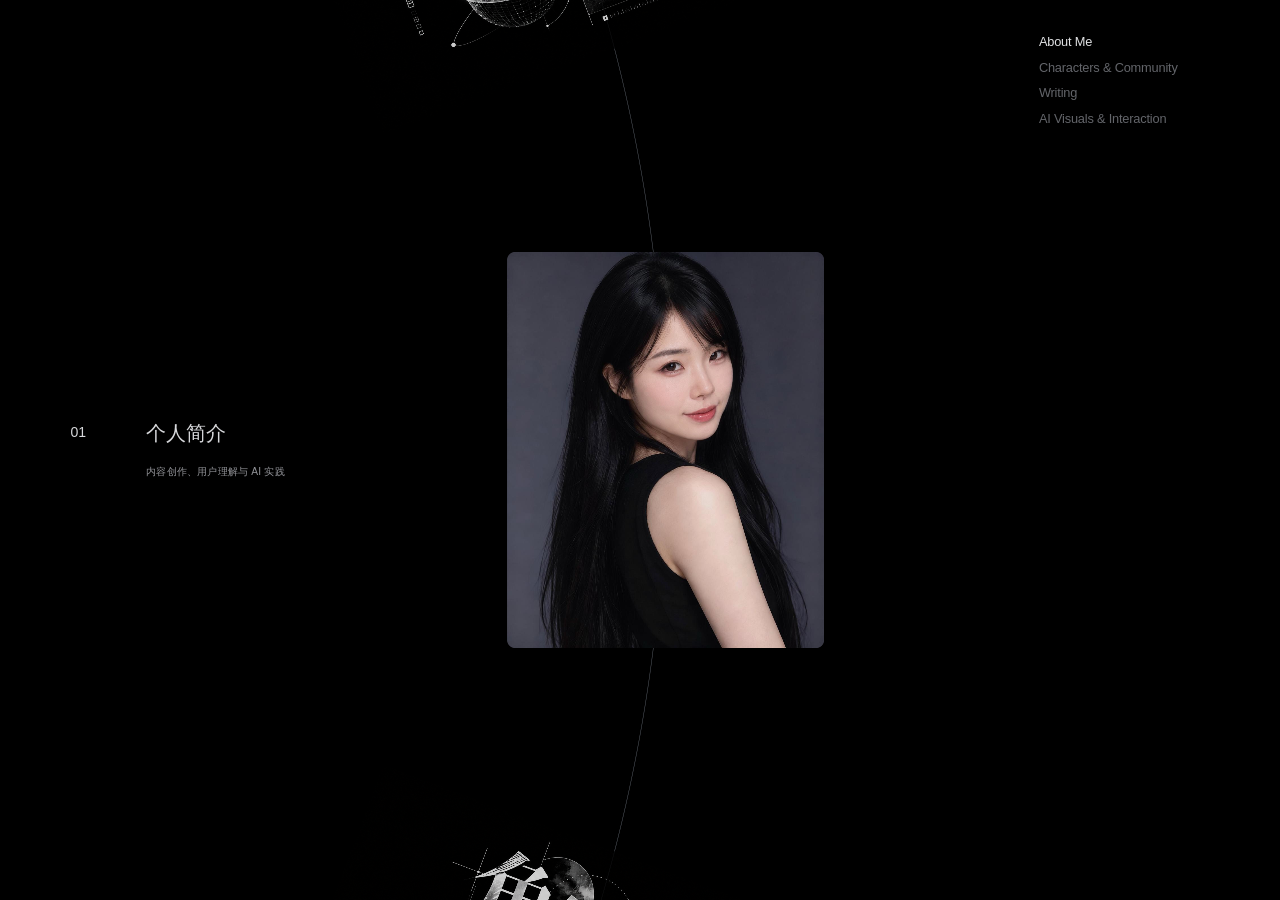
<file: index.html>
<!doctype html>
<html lang="zh-CN">
<head>
  <meta charset="utf-8">
  <meta name="viewport" content="width=device-width,initial-scale=1">
  <meta name="theme-color" content="#000000">
  <meta name="description" content="翁蕾的作品集：个人简介、角色创作与社区增长、内容策划与写作、AI 视觉与互动。">
  <title>翁蕾 · Portfolio</title>
  <link rel="stylesheet" href="showcase.css?v=16">
  <link rel="preload" as="image" href="assets/about.jpg">
  <link rel="stylesheet" href="evidence.css?v=3">
  <link rel="stylesheet" href="chapter-pages.css?v=4">
  <link rel="stylesheet" href="writing-pages.css?v=3">
  <link rel="stylesheet" href="ai-pages.css?v=2">
</head>
<body>
  <main aria-label="作品集，滚动或拖动切换栏目">
    <div class="artwork" id="artwork">
      <img class="fallback" src="assets/about.jpg" alt="翁蕾的个人照片">
      <canvas id="scene" aria-hidden="true"></canvas>
    </div>
    <div class="caption" aria-live="polite" aria-atomic="true"><span class="number">01</span><div><h1><button id="caption-title" type="button">个人简介</button></h1><p class="subtitle">内容创作、用户理解与 AI 实践</p></div></div>
    <nav aria-label="作品分类">
      <button data-index="0" aria-current="true">About Me</button>
      <button data-index="1">Characters &amp; Community</button>
      <button data-index="2">Writing</button>
      <button data-index="3">AI Visuals &amp; Interaction</button>
    </nav>
  </main>
  <section class="profile-page" id="profile" aria-labelledby="profile-title" tabindex="-1" hidden>
    <header class="profile-header">
      <button class="profile-back" id="close-profile" aria-label="返回目录"><svg viewBox="0 0 24 24" aria-hidden="true"><path d="M20 12H4m6-6-6 6 6 6"/></svg></button>
      <h2 id="profile-title"><span>01</span> 个人简介</h2>
    </header>
    <div class="profile-layout">
      <figure class="profile-portrait">
        <img id="profile-photo" src="assets/about.jpg" alt="翁蕾的彩色人像" width="1122" height="1402">
        <figcaption>翁蕾</figcaption>
      </figure>
      <article class="profile-copy">
        <p class="profile-roles">内容操盘手 / 互动叙事主创 / AI Native Creator</p>
        <blockquote>“比我会讲故事的，没我会做流量；比我会做流量的，没我更懂AI。”</blockquote>
        <div class="profile-capabilities">
          <section>
            <h3>内容嗅觉与流量操盘</h3>
            <p>精准捕捉年轻/女性向圈层的情绪痛点，以内容本身的吸引力撬动自然流裂变，跑出上线 7 天破百万互动的爆款角色，长期占据圈内话题榜前列，擅长借势社区讨论节奏放大内容声量；</p>
          </section>
          <section>
            <h3>互动叙事与文本拆解</h3>
            <p>具备敏锐的市场情绪嗅觉与扎实的文本结构化能力。擅长抓取受众核心情感诉求，设计自带戏剧冲突的人物设定、关系矛盾与剧情伏笔；善于通过开场强钩子与情境留白激发用户的主动交互欲，支撑起千轮乃至万轮的深度对话互动。</p>
          </section>
          <section>
            <h3>AI生产力与产品化落地</h3>
            <p>融合LLM提示词工程、AIGC视觉生成与轻量前端开发（Vibe Coding/HTML交互组件），能把创作想法直接交付为具备可玩性与商业潜力的AI原生产品体验。</p>
          </section>
        </div>
      </article>
    </div>
  </section>
  <section class="characters-page" id="characters-intro" aria-labelledby="characters-title" tabindex="-1" hidden>
    <canvas id="chapter-scene" aria-hidden="true"></canvas>
    <header class="profile-header chapter-header">
      <button class="profile-back" id="close-characters" aria-label="返回目录"><svg viewBox="0 0 24 24" aria-hidden="true"><path d="M20 12H4m6-6-6 6 6 6"/></svg></button>
      <h2 id="characters-title"><span>02</span> 角色创作与社区增长</h2>
    </header>
    <div class="chapter-body">
      <div class="chapter-introduction">
        <div class="chapter-platform"><span>AI ROLEPLAY</span><p>Mufy<span class="platform-dot">.</span></p></div>
        <div class="chapter-explanation">
          <p>在女性向 AI 角色扮演平台 Mufy，创作可与用户持续对话的虚拟角色，并围绕角色内容运营创作者账号。</p>
          <p class="chapter-work">角色设定 / 对话设计 / 内容制作 / 社区运营</p>
        </div>
      </div>
      <dl class="chapter-results">
        <div class="chapter-result"><dt>创作者账号粉丝</dt><dd class="chapter-value">2.5<span class="value-unit">W</span></dd></div>
        <div class="chapter-result"><dt>百万级对话量角色</dt><dd class="chapter-value">04</dd></div>
        <div class="chapter-result"><dt>长对话 · 持续互动</dt><dd class="chapter-value word-value">千轮<span class="value-divider"> / </span>万轮</dd></div>
        <div class="chapter-result"><dt>角色衍生创作</dt><dd class="chapter-value word-value">二创</dd></div>
      </dl>
    </div>
  </section>
  <noscript><p class="no-script">开启 JavaScript 后可切换四个作品栏目。</p></noscript>
  <script src="evidence.js?v=4" defer></script>
  <script src="chapter.js?v=5" defer></script>
  <script src="chapter-pages.js?v=6" defer></script>
  <script src="writing-pages.js?v=5" defer></script>
  <script src="ai-pages.js?v=3" defer></script>
  <script src="section-exits.js?v=1" defer></script>
  <script src="showcase.js?v=20" defer></script>
  <script src="text-light.js?v=4" defer></script>
  <script src="cursor.js?v=2" defer></script>
</body>
</html>
</file>
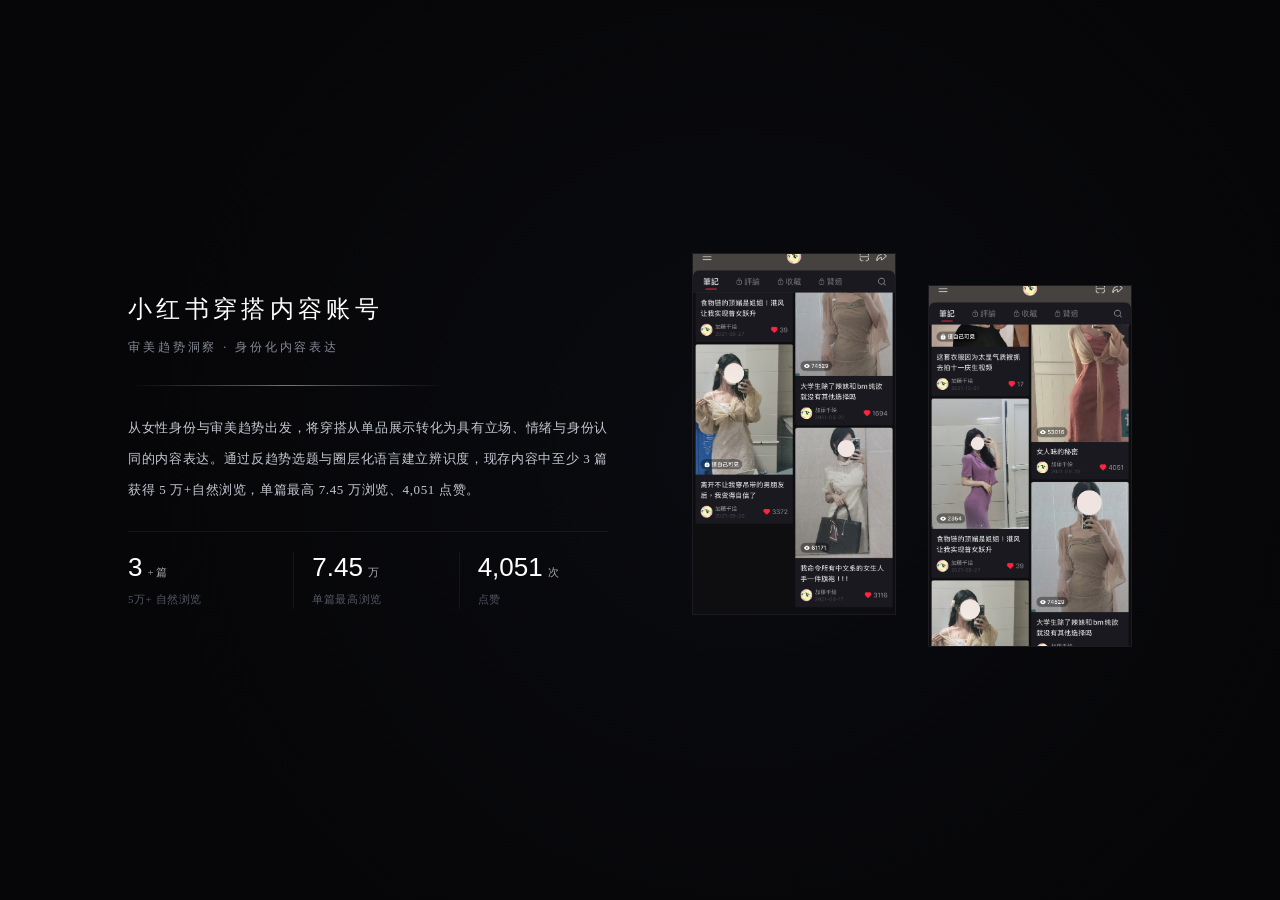
<file: chapters/writing/fashion/index.html>
<!doctype html>
<html lang="zh-CN">
<head>
 <meta charset="utf-8"><meta name="viewport" content="width=device-width,initial-scale=1">
 <title>小红书穿搭内容账号</title>
 <link rel="stylesheet" href="style.css"><script src="app.js" defer></script><script src="../entrances.js?v=1" defer></script><script src="../bridge.js" defer></script>
</head>
<body>
 <div class="void-backdrop" aria-hidden="true"></div>
 <main class="fashion-stage">
  <section class="editorial">
   <header><h1>小红书穿搭内容账号</h1><p class="subtitle">审美趋势洞察 · 身份化内容表达</p></header>
   <div class="tapered-hairline" aria-hidden="true"></div>
   <p class="description">从女性身份与审美趋势出发，将穿搭从单品展示转化为具有立场、情绪与身份认同的内容表达。通过反趋势选题与圈层化语言建立辨识度，现存内容中至少 3 篇获得 5 万+自然浏览，单篇最高 7.45 万浏览、4,051 点赞。</p>
   <dl class="metrics">
    <div><dd><span class="counter" data-target="3">3</span><small>+ 篇</small></dd><dt>5万+ 自然浏览</dt></div>
    <div><dd><span class="counter" data-target="7.45" data-decimal="2">7.45</span><small>万</small></dd><dt>单篇最高浏览</dt></div>
    <div><dd><span class="counter" data-target="4051">4,051</span><small>次</small></dd><dt>点赞</dt></div>
   </dl>
  </section>
  <section class="art-grid" aria-label="穿搭内容案例">
   <button class="art-frame" data-index="0" aria-label="放大查看穿搭内容案例一"><img src="assets/look-01.png" alt="穿搭账号内容截图，展示7.45万与6.11万浏览的两篇内容" width="1206" height="2622"><span class="laser-y"></span><span class="laser-x"></span></button>
   <button class="art-frame" data-index="1" aria-label="放大查看穿搭内容案例二"><img src="assets/look-02.png" alt="穿搭账号内容截图，展示5.30万浏览与4051点赞的内容" width="1206" height="2622"><span class="laser-y"></span><span class="laser-x"></span></button>
  </section>
 </main>
 <dialog id="lightbox" aria-label="穿搭案例原图"><button class="close-cross" aria-label="关闭查看">×</button><img id="lightbox-img" alt=""><div class="viewer-nav"><button id="previous" aria-label="上一张">←</button><span id="count"></span><button id="next" aria-label="下一张">→</button></div></dialog>
<script src="../../scroll-bridge.js"></script></body>
</html>
</file>
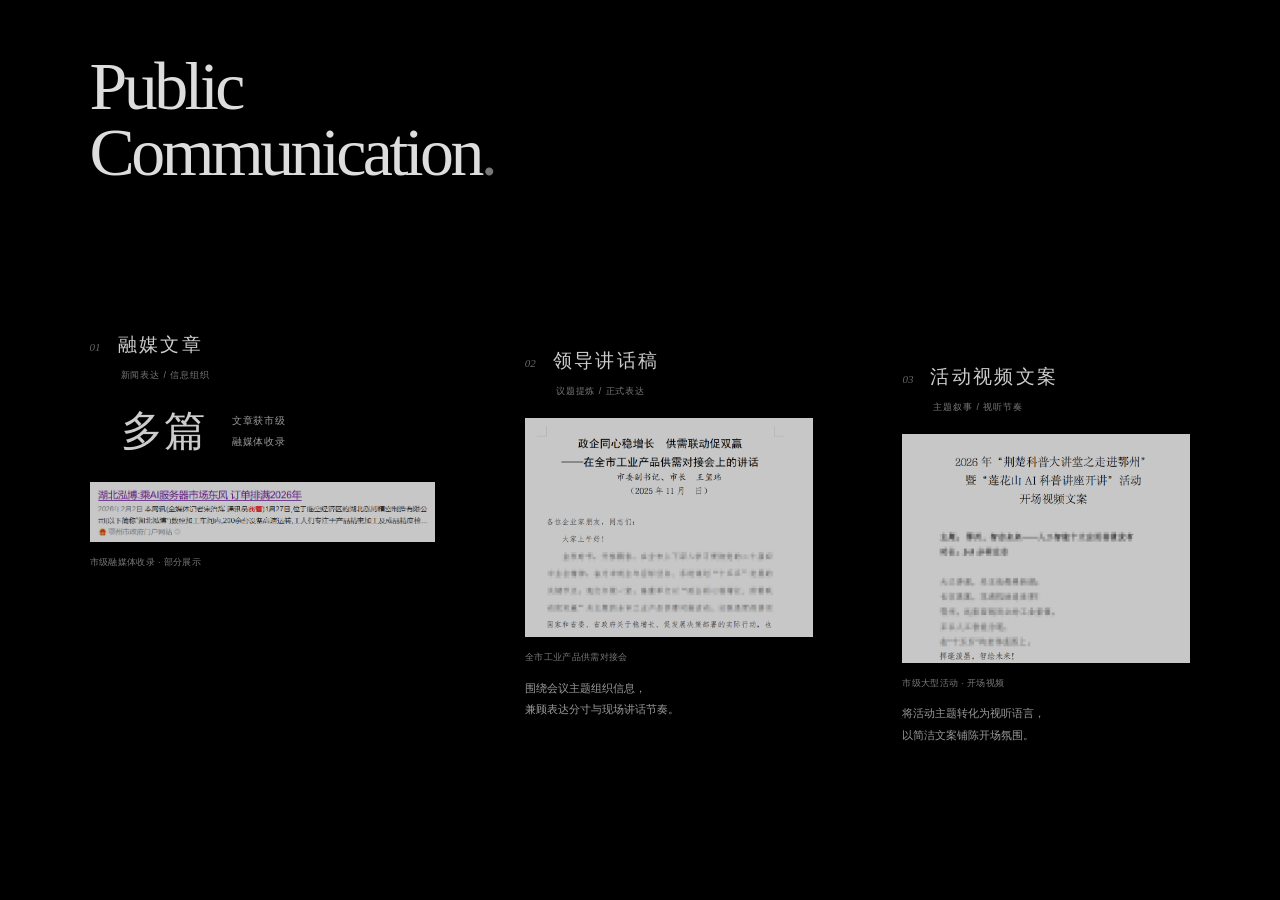
<file: chapters/writing/government/index.html>
<!doctype html>
<html lang="zh-CN">
<head>
  <meta charset="utf-8">
  <meta name="viewport" content="width=device-width,initial-scale=1">
  <meta name="theme-color" content="#000000">
  <title>政务写作与公共传播 · Public Communication</title>
  <link rel="stylesheet" href="style.css">
  <script src="app.js" defer></script>
<script src="../entrances.js?v=1" defer></script><script src="../bridge.js" defer></script>
</head>
<body>
  <main class="exhibition">

    <section class="introduction" aria-labelledby="page-title">
      <h1 id="page-title" class="entrance" style="--delay:90ms"><span class="ink">Public</span><br><span class="ink">Communication<span class="period">.</span></span></h1>
    </section>

    <section class="works" aria-label="三类写作作品">
      <article class="work media-work entrance" style="--delay:340ms">
        <div class="work-heading"><span class="number">01</span><h2 class="ink">融媒文章</h2></div>
        <p class="category">新闻表达 / 信息组织</p>
        <div class="media-lead"><span class="large-word ink">多篇</span><span class="media-note">文章获市级<br>融媒体收录</span></div>
        <button class="evidence media-evidence" data-image="media" aria-label="放大查看市级融媒体收录截图">
          <img src="assets/media-2.png" alt="市级融媒体收录截图：湖北泓博乘AI服务器市场东风，订单排满2026年" width="791" height="139">
          
        </button>
        <p class="caption">市级融媒体收录 · 部分展示</p>
      </article>

      <article class="work speech-work entrance" style="--delay:430ms">
        <div class="work-heading"><span class="number">02</span><h2 class="ink">领导讲话稿</h2></div>
        <p class="category">议题提炼 / 正式表达</p>
        <button class="evidence document-evidence" data-image="speech" aria-label="放大查看市级领导讲话稿">
          <img src="assets/speech.png" alt="政企同心稳增长，供需联动促双赢——在全市工业产品供需对接会上的讲话，署名市委副书记、市长" width="840" height="640">
          
        </button>
        <p class="caption">全市工业产品供需对接会</p>
        <p class="work-description ink">围绕会议主题组织信息，<br>兼顾表达分寸与现场讲话节奏。</p>
      </article>

      <article class="work video-work entrance" style="--delay:520ms">
        <div class="work-heading"><span class="number">03</span><h2 class="ink">活动视频文案</h2></div>
        <p class="category">主题叙事 / 视听节奏</p>
        <button class="evidence document-evidence" data-image="video" aria-label="放大查看市级活动开场视频文案">
          <img src="assets/video.png" alt="2026年荆楚科普大讲堂之走进鄂州暨莲花山AI科普讲座开讲活动开场视频文案" width="823" height="655">
          
        </button>
        <p class="caption">市级大型活动 · 开场视频</p>
        <p class="work-description ink">将活动主题转化为视听语言，<br>以简洁文案铺陈开场氛围。</p>
      </article>
    </section>
  </main>

  <dialog class="viewer" aria-labelledby="viewer-title">
    <div class="viewer-bar"><p id="viewer-title"></p><button class="close" aria-label="关闭图片">×</button></div>
    <div class="viewer-stage"><img id="viewer-image" alt=""></div>
    <div class="viewer-bottom"><button class="previous" aria-label="上一张图片">←</button><span id="viewer-count"></span><button class="next" aria-label="下一张图片">→</button></div>
  </dialog>
<script src="../../scroll-bridge.js"></script></body>
</html>
</file>
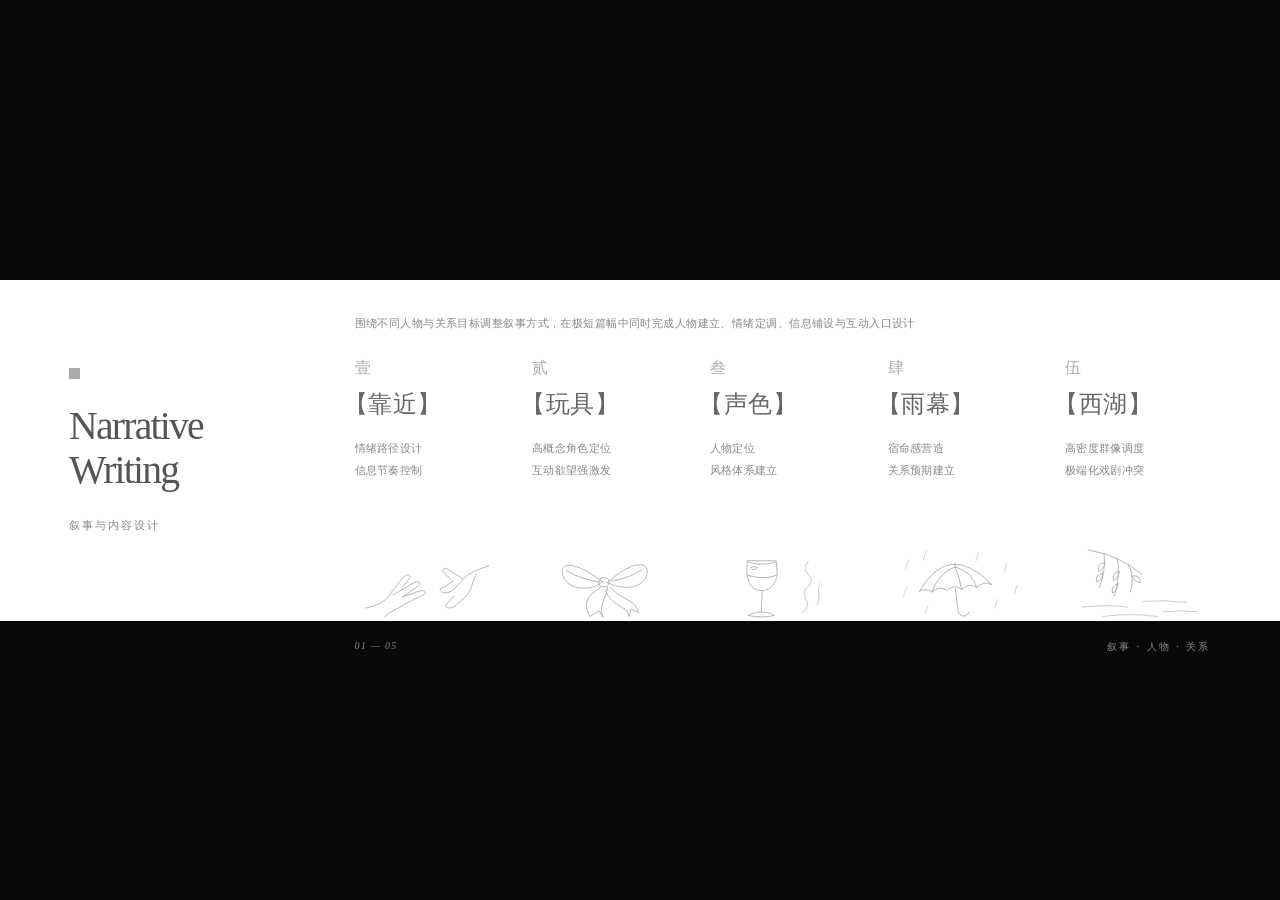
<file: chapters/writing/narrative/index.html>
<!doctype html>
<html lang="zh-CN">
<head>
<meta charset="utf-8">
<meta name="viewport" content="width=device-width,initial-scale=1">
<title>Narrative Writing · 叙事与内容设计</title>
<style>
:root{color-scheme:dark;--black:#080808;--paper:#fff;--ink:#666;--quiet:#999;--line:#ccc}
*{box-sizing:border-box}body{margin:0;background:var(--black);color:#ccc;font-family:Arial,"Microsoft YaHei",sans-serif;-webkit-font-smoothing:antialiased}::selection{background:#ddd;color:#292929}[hidden]{display:none!important}a{color:inherit;text-decoration:none}button{font:inherit}a:focus-visible,button:focus-visible{outline:1px solid currentColor;outline-offset:7px}
.exhibition{min-height:100svh;display:flex;align-items:center;padding:90px 0;overflow:hidden}.composition{width:100%;position:relative;display:grid;grid-template-columns:25% minmax(0,1fr);background:var(--paper);color:var(--ink);padding:76px 5.4vw 0;animation:appear .65s ease both}.heading{padding:12px 26px 0 0}.heading::before{content:"";display:block;width:11px;height:11px;background:#aaa;margin-bottom:25px}h1{font:400 clamp(30px,3.1vw,48px)/1.13 Georgia,"Times New Roman",serif;letter-spacing:-.045em;margin:0;color:#555}h1 span{display:block}.heading small{display:block;margin-top:25px;font-size:11px;letter-spacing:.18em;color:#888}.folio{position:relative;min-width:0}.introduction{position:absolute;left:0;right:0;top:-43px;margin:0;font-size:clamp(10px,.85vw,12px);line-height:1.9;letter-spacing:.04em;color:#888;text-wrap:pretty}.paper{position:relative;color:var(--ink)}.works{list-style:none;padding:0;margin:0;display:grid;grid-template-columns:repeat(5,minmax(0,1fr));gap:clamp(18px,2.5vw,42px)}.work{min-width:0;position:relative;display:flex;flex-direction:column;min-height:265px}.index{font:400 16px/1.5 SimSun,serif;color:#aaa;display:block;margin-bottom:6px}h2{font:400 clamp(20px,1.9vw,29px)/1.5 SimSun,serif;letter-spacing:.025em;margin:0 0 15px -.45em;color:#666;white-space:nowrap;transition:color .3s}.skills{font-size:clamp(10px,.86vw,12px);line-height:2;letter-spacing:.025em;margin:0;color:#888}.skills span{display:block}.drawing{margin-top:auto;padding-top:32px;height:102px;position:relative;display:flex;align-items:center;color:#aaa;transition:color .4s}.drawing svg{width:100%;height:75px;overflow:visible;fill:none;stroke:currentColor;stroke-width:.9;stroke-linecap:round;stroke-linejoin:round}.drawing .trace{stroke:#777;stroke-dasharray:230;stroke-dashoffset:230;transition:stroke-dashoffset 1s cubic-bezier(.22,1,.36,1)}.work:hover h2,.work:focus-within h2{color:#333}.work:hover .trace,.work:focus-within .trace{stroke-dashoffset:0}.baseline{display:none}.folio-footer{position:absolute;left:0;right:0;top:100%;display:flex;justify-content:space-between;padding-top:19px;color:#888;font:italic 10px Georgia,serif;letter-spacing:.13em}.folio-footer span:last-child{font-style:normal;letter-spacing:.24em}
.reading{height:100svh;display:grid;grid-template-columns:8vw 48vw 1fr;overflow:hidden;position:relative}.return{position:absolute;left:3vw;top:36px;color:#aaa;width:26px;height:26px;display:grid;place-items:center;z-index:2}.return svg{width:22px;fill:none;stroke:currentColor;stroke-width:1.2}.reading-paper{grid-column:2;background:#fff;color:#666;height:100%;padding:clamp(42px,9vh,100px) 12% clamp(35px,7vh,78px);display:flex;flex-direction:column;min-height:0}.reading-topline{display:flex;justify-content:space-between;font:italic 11px Georgia,serif;letter-spacing:.12em;color:#999}.reading-topline span:last-child{font:10px Arial,sans-serif;letter-spacing:.16em}.reading-title{font:400 clamp(30px,3vw,44px)/1.3 SimSun,serif;letter-spacing:.12em;margin:25px 0 30px;color:#555;white-space:normal}.text-window{flex:1;min-height:0;overflow:auto;overscroll-behavior:contain;scrollbar-width:none;outline:none;scroll-behavior:auto}.text-window::-webkit-scrollbar{display:none}.reading-title:focus{outline:none}.text-window:focus-visible{outline:1px solid #ccc;outline-offset:10px}.prose{font:400 clamp(14px,1.17vw,17px)/2.1 "Songti SC",SimSun,serif;letter-spacing:.035em;padding:2px 0 18px;overflow-wrap:anywhere}.prose p{margin:0 0 1.25em}.prose .omission{font:12px/1.9 Arial,sans-serif;color:#999;border-left:1px solid #ddd;padding-left:14px}.reading-foot{padding-top:24px;display:flex;align-items:center;gap:18px;color:#aaa;font:10px Georgia,serif;letter-spacing:.12em}.progress-track{flex:1;height:1px;background:#e5e5e5}.progress-ink{height:1px;background:#888;transform-origin:left;transform:scaleX(0)}.reading-aside{grid-column:3;min-width:0;padding:0 5.5vw 0 6.5vw;display:flex;flex-direction:column;justify-content:center;position:relative}.aside-label{font:10px/1.6 Arial,sans-serif;letter-spacing:.2em;color:#777;margin:0 0 32px}.character{font:400 clamp(25px,2.3vw,36px)/1.4 SimSun,serif;letter-spacing:.13em;color:#ddd;margin:0 0 20px}.approach{font:400 clamp(13px,1.1vw,16px)/1.9 SimSun,serif;letter-spacing:.05em;color:#bbb;margin:0 0 23px;text-wrap:balance}.explanation{font-size:clamp(12px,1vw,14px);line-height:2.25;letter-spacing:.04em;color:#999;margin:0;text-wrap:pretty}.reading-nav{position:absolute;left:6.5vw;right:5.5vw;bottom:7vh;display:flex;justify-content:space-between;gap:16px;border-top:1px solid #292929;padding-top:19px;font-size:11px;color:#999}.reading-nav a{transition:color .2s}.reading-nav a:hover{color:#eee}.reading-paper,.reading-aside{animation:appear .55s cubic-bezier(.2,.8,.2,1) both}.reading-aside{animation-delay:90ms}
@keyframes appear{from{opacity:0;transform:translateY(12px)}to{opacity:1;transform:translateY(0)}}
@media(min-width:1500px){.composition{padding-top:92px}.work{min-height:305px}}
@media(max-width:1050px){.composition{grid-template-columns:22% minmax(0,1fr);padding-left:4vw;padding-right:4vw}.works{gap:18px}.heading{padding-right:20px}h1{font-size:29px}.heading small{font-size:10px;letter-spacing:.08em}.introduction{font-size:10px;top:-47px}.skills{font-size:10px}.reading-aside{padding-left:5vw;padding-right:4vw}.reading-nav{left:5vw;right:4vw}.reading-paper{padding-left:10%;padding-right:10%}}
@media(max-width:760px){.exhibition{padding:60px 0 80px;align-items:flex-start}.composition{grid-template-columns:1fr;padding:35px 7vw 0}.heading{padding:0;display:flex;flex-wrap:wrap;align-items:end;gap:15px 20px}.heading::before{display:none}h1{font-size:34px}h1 span{display:inline}h1 span+span::before{content:' '}.heading small{margin:0 0 5px;font-size:10px}.introduction{position:static;font-size:11px;line-height:2;margin:25px 0 35px;max-width:520px}.works{grid-template-columns:repeat(2,minmax(0,1fr));gap:25px 30px}.work{min-height:205px}.work:last-child{grid-column:1/-1;width:45%}h2{font-size:25px}.skills{font-size:11px}.drawing{height:90px}.drawing svg{height:65px}.reading{height:auto;min-height:100svh;overflow:visible;grid-template-columns:7vw 86vw 7vw}.return{position:fixed;left:1vw;top:22px;width:5vw}.return svg{width:17px}.reading-paper{height:87svh;min-height:480px;padding:35px 10% 28px}.reading-title{margin:22px 0 25px}.prose{font-size:15px}.reading-aside{grid-column:2;padding:45px 7vw 40px}.aside-label{margin-bottom:20px}.character{font-size:28px}.approach{font-size:15px}.explanation{font-size:13px}.reading-nav{position:static;margin-top:40px}.reading-foot{padding-top:18px}}
@media(prefers-reduced-motion:reduce){*,*::before,*::after{animation:none!important;transition:none!important;scroll-behavior:auto!important}}

/* A single paper plane carries the transition between the index and stories. */
.page-curtain{position:fixed;inset:0;background:#fff;z-index:100;transform-origin:0 0;pointer-events:none;will-change:transform;contain:strict}
body.is-changing{overflow:hidden}body.is-changing main{pointer-events:none}
.composition,.reading-paper,.reading-aside{animation:none}
.reading-label{font:10px/1.8 Arial,"Microsoft YaHei",sans-serif;letter-spacing:.18em;color:#999;margin:30px 0 0}
.reading-title{margin:12px 0 27px}
.reading-aside{padding-left:5vw;padding-right:5vw;align-items:center;text-align:center}
.aside-copy{width:100%;max-width:290px;transform:translateY(-12px)}
.character{font-size:clamp(22px,1.9vw,29px);margin:0 0 22px;letter-spacing:.16em}
.approach{font-size:clamp(12px,.95vw,14px);line-height:2;letter-spacing:.06em;margin-bottom:25px}
.explanation{font-size:clamp(11px,.9vw,13px);line-height:2.35;letter-spacing:.045em}
.reading-nav{left:6.5vw;right:6.5vw;text-align:left}
.work h2 a{display:inline-block}
@supports (background-clip:text){.ink-sweep.is-lit{background-image:radial-gradient(circle 64px at var(--light-x) var(--light-y),var(--light-ink) 0%,var(--light-ink) 12%,var(--base-ink) 100%);background-clip:text;-webkit-background-clip:text;color:transparent!important}}
@media(max-width:1050px){.reading-aside{padding-left:5vw;padding-right:5vw}.reading-nav{left:5vw;right:5vw}.aside-copy{max-width:260px}}
@media(max-width:760px){.reading-aside{padding:55px 8vw 40px}.aside-copy{max-width:300px;transform:none}.character{font-size:24px}.explanation{font-size:12px}.reading-label{margin-top:24px}.reading-title{margin-top:10px}.reading-nav{width:100%}}
</style>
<script src="../bridge.js" defer></script>
</head>
<body>
<main class="exhibition" aria-label="叙事与内容设计目录">
  <div class="composition">
    <header class="heading">
      <h1><span>Narrative</span><span>Writing</span></h1>
      <small>叙事与内容设计</small>
    </header>
    <section class="folio" aria-label="叙事写作篇目">
      <p class="introduction">围绕不同人物与关系目标调整叙事方式，在极短篇幅中同时完成人物建立、情绪定调、信息铺设与互动入口设计</p>
      <div class="paper">
        <ol class="works">
          <li class="work" data-work="wen-qichen">
            <div class="work-copy"><span class="index">壹</span><h2><a href="#read/wen-qichen" aria-label="阅读靠近">【靠近】</a></h2><p class="skills"><span>情绪路径设计</span><span>信息节奏控制</span></p></div>
            <div class="drawing" aria-hidden="true"><svg viewBox="0 0 150 80"><path d="M9 64C24 61 31 56 37 46L49 31C53 27 58 29 55 33L48 42M38 50L60 37C66 34 69 38 64 41L48 52M48 52L66 46C73 44 75 49 68 51L52 59C44 65 35 67 29 73M140 19C128 23 117 27 111 35L103 44C100 47 94 49 90 47C86 45 89 42 94 41L102 35M112 33L97 23C93 20 89 23 92 26L99 33M127 28C122 35 122 47 114 53L105 61C99 66 92 64 95 60L103 51"/><path class="trace" d="M48 42C63 29 77 49 90 47"/></svg></div>
          </li>
          <li class="work" data-work="kazama-saku">
            <div class="work-copy"><span class="index">贰</span><h2><a href="#read/kazama-saku" aria-label="阅读玩具">【玩具】</a></h2><p class="skills"><span>高概念角色定位</span><span>互动欲望强激发</span></p></div>
            <div class="drawing" aria-hidden="true"><svg viewBox="0 0 150 80"><path d="M72 36C43 13 24 14 31 31C37 46 63 46 72 36ZM78 37C104 12 126 13 119 31C112 45 91 44 78 37Z"/><path d="M71 32C65 38 70 43 77 41C83 36 79 30 71 32ZM71 42C55 51 52 59 59 73L69 67L73 74C68 60 77 53 78 42M81 42C92 55 108 55 111 69L103 65L101 73C98 60 81 63 76 45M34 24C46 31 55 34 68 36M115 23C103 30 94 34 82 35"/><path class="trace" d="M71 42C55 51 52 59 59 73M81 42C92 55 108 55 111 69"/></svg></div>
          </li>
          <li class="work" data-work="zhou-jianshen">
            <div class="work-copy"><span class="index">叁</span><h2><a href="#read/zhou-jianshen" aria-label="阅读声色">【声色】</a></h2><p class="skills"><span>人物定位</span><span>风格体系建立</span></p></div>
            <div class="drawing" aria-hidden="true"><svg viewBox="0 0 150 80"><path d="M37 14C36 26 36 41 48 45C60 48 69 38 69 26L68 14ZM38 15C47 18 59 18 67 15M37 29C47 32 59 33 68 29M53 46L52 68M38 72C45 67 59 67 66 72C56 74 47 74 38 72Z"/><path d="M96 69C110 58 92 53 100 43C116 29 90 29 102 14M111 61C118 54 109 46 115 38" opacity=".7"/><path d="M41 21Q44 18 48 21Q45 24 42 23"/><path class="trace" d="M96 69C110 58 92 53 100 43C116 29 90 29 102 14"/></svg></div>
          </li>
          <li class="work" data-work="bo-yichen">
            <div class="work-copy"><span class="index">肆</span><h2><a href="#read/bo-yichen" aria-label="阅读雨幕">【雨幕】</a></h2><p class="skills"><span>宿命感营造</span><span>关系预期建立</span></p></div>
            <div class="drawing" aria-hidden="true"><svg viewBox="0 0 150 80"><path d="M31 46Q62-8 108 39Q99 35 92 42Q84 37 76 44Q68 38 60 45Q52 40 44 47Q38 42 31 46ZM69 20Q52 26 44 47M69 20Q73 30 76 44M69 20Q88 26 92 42M69 16L69 20M69 43L72 66C73 75 82 74 84 68"/><path d="M19 13L16 22M38 3L35 13M94 5L91 14M124 17L121 26M17 42L14 51M114 55L111 64M40 61L37 70M135 40L132 49" opacity=".6"/><path class="trace" d="M31 46Q62-8 108 39"/></svg></div>
          </li>
          <li class="work" data-work="pei-jiaxu">
            <div class="work-copy"><span class="index">伍</span><h2><a href="#read/pei-jiaxu" aria-label="阅读西湖">【西湖】</a></h2><p class="skills"><span>高密度群像调度</span><span>极端化戏剧冲突</span></p></div>
            <div class="drawing" aria-hidden="true"><svg viewBox="0 0 150 80"><path d="M22 2Q56 8 79 28M39 6Q41 24 34 42M53 12Q57 28 50 51M65 18Q72 31 67 47M40 16Q31 16 33 25Q39 23 40 16M38 27Q29 28 31 36Q37 35 38 27M55 25Q47 26 49 35Q55 32 55 25M54 38Q46 40 48 48Q53 46 54 38M69 30Q77 28 78 37Q72 37 69 30"/><path d="M15 63Q43 60 64 63M80 57Q103 55 127 58M38 73Q66 69 96 73M102 68Q120 66 139 68" opacity=".7"/><path class="trace" d="M15 63Q43 60 64 63M80 57Q103 55 127 58M38 73Q66 69 96 73"/></svg></div>
          </li>
        </ol>
        <div class="baseline" aria-hidden="true"></div>
      </div>
      <div class="folio-footer" aria-hidden="true"><span>01 — 05</span><span>叙事 · 人物 · 关系</span></div>
    </section>
  </div>
</main>

<main class="reading" hidden aria-label="作品阅读页">
 <a class="return" href="#" aria-label="返回作品目录"><svg viewBox="0 0 24 24" aria-hidden="true"><path d="M20 12H4m7-7-7 7 7 7"/></svg></a>
 <section class="reading-paper" aria-labelledby="reading-title">
  <div class="reading-topline"><span id="work-number"></span><span>NARRATIVE WRITING</span></div>
  <p class="reading-label">叙事与内容设计</p>
  <h1 class="reading-title" id="reading-title" tabindex="-1"></h1>
  <div class="text-window" tabindex="0" role="region" aria-label="作品正文，可上下滚动"><article class="prose"></article></div>
  <div class="reading-foot"><span id="reader-author"></span><div class="progress-track" aria-hidden="true"><div class="progress-ink"></div></div><span id="reading-progress" aria-label="阅读进度">0%</span></div>
 </section>
 <aside class="reading-aside" aria-label="创作说明">
  <div class="aside-copy"><h2 class="character"></h2><h3 class="approach"></h3><p class="explanation"></p></div>
  <nav class="reading-nav" aria-label="切换作品"><a id="previous-work"></a><a id="next-work"></a></nav>
 </aside>
</main>
<div class="page-curtain" aria-hidden="true" hidden></div>
<script type="application/json" id="works-data">[{"id": "wen-qichen", "name": "温其琛", "title": "靠近", "method": "情绪路径设计 · 信息节奏控制", "description": "从日常生活的细微失衡切入，通过物件意象、声音线索与信息延迟建立隐秘关系张力，在角色正式出场前完成婚姻状态、人物关系与情绪悬念的同步铺设。", "paragraphs": ["隔着一扇半掩的磨砂玻璃移门，客厅方向飘来丈夫低缓的尾音。", "“别闹，这周不行，下周一定陪你去。”", "你的手微微一顿。", "那样带着纵容的笑意，是二十年前在旧公寓逼仄的阳台上听过的声音。那时煤气灶上还炖着香气四溢的骨头汤，年轻的丈夫就站在身后，用同样的声调许诺下个周末的去向。", "如今煤气灶换成了嵌进定制岩板的无火电磁炉，抽油烟机运转时安静得听不见一丝杂音。丈夫面对你时，言辞始终挑不出毛病，清晨出门前会体贴地提醒降温，纪念日总有花店准时送来包装素雅的绣球与百合，进退有度，无可挑剔。", "只是那种柔软的语调，不知在什么时候从餐桌旁彻底蒸发了。", "哗啦啦的水流声在这个瞬间显得格外聒噪，你下意识地将水龙头开得更大了一些，试图用这白噪音掩盖外面的声响。", "水底浸着那颗红得过分标致的苹果。", "表面覆着一层薄蜡般的冷光，端正圆润得找不到半点瑕疵，连果蒂都修剪得恰到好处。这是半小时前被拎进玄关的东西。你的女儿脱下外套挂在门厅，身上飘散着最新款香水的甜腻，语气轻快地提起它在东京银座被买下时的原委——“世界第一”，寓意良缘与平顺，单单一枚便抵得上寻常职员数月的开销。那时站在她身侧的年轻人正替她接过手袋，神情挑不出半点差错，目光落在她脸上，恰似一位无可挑剔的未婚夫该有的模样。", "现在的生活其实挺好的吧。", "你在心里对自己说。", "一切都在合情合理的轨道上滑行。", "你有着相敬如宾、温柔体贴的丈夫。你们的女儿聪明、懂事、早熟，甚至很多时候，你反而更像是那个被她照顾着、包容着的孩子。岁月待这具保养得宜的身躯格外宽容，镜子里的脸面光洁匀称，看不出同龄人身上的疲态与风霜。再过半年，女儿就要风风光光地出嫁，嫁给眼前这位家世显赫、挑不出任何瑕疵的年轻人。", "事业、婚姻、家庭、子女。", "每个人落座在客厅柔软的皮质沙发上时，都会用那种混合着艳羡与试探的目光打量这套房子，反复确认这确实是一个毫无破绽的避风港。一切都被安顿在恰当的位置上，没有任何可以抱怨的理由。生活给予的配额丰沛得近乎奢侈，倘若在这样的日子里生出空洞，便无异于不知好歹的贪婪。", "有什么不满足的呢？", "真的，有什么不满足的呢？", "一只手忽然自后方越过右肩，利落地扣上了铜制阀门。", "“咔哒。”", "水声应声截断。", "客厅里那声带着笑意的“乖一点”没有了水流的遮挡，清清楚楚地越过半掩的门缝，直直落在寂静里。", "你的身体猛地一僵，还没来得及回头，一具滚烫宽阔的胸膛就已经毫无缝隙地贴上了你的后背。", "温其琛不知何时站在了你的身后。", "他太高了，一米九的身高像一座倾颓的山，脊背贴着他的胸膛，能感受到那层织物下肌肉的起伏。他衣料上带着初冬的冷冽木香，混杂着年轻躯体蒸腾出的热意，把洗碗槽里淡淡的苹果清甜彻底冲散。", "他没有后撤，反而就势往前倾压了半分，左手依然撑在大理石台沿，将两侧的退路尽数截断。", "湿冷的苹果脱手滚落在水槽底。年轻男人低下头，额前的碎发擦过耳廓，气息沉沉地落在你的颈侧。", "“妈妈，水太凉了，伤手。”"]}, {"id": "kazama-saku", "name": "风间朔", "title": "玩具", "method": "高概念角色定位 · 互动欲望强激发", "description": "通过语言风格、行为细节与情绪基调的强烈反差，在开场的寥寥数段内同时立住人物的危险感、天真感与恶劣底色。用户在极短的篇幅里便能获得清晰而鲜明的人物认知，并产生继续互动的动机。", "paragraphs": ["西园寺家的豪宅此刻宛如一具被掏空的巨大尸骸，查封的人刚贴完封条离开。书房里弥漫着一股陈旧纸张腐烂的霉味，你的父亲瘫坐在地上，还在语无伦次地或咒骂或哀求。", "只有坐在办公桌上的少年是干净的。", "风间朔晃荡着修长的双腿，宽大的白色卫衣袖口吞没了手掌，只露出一点点漂亮的、缺乏血色的指尖。他手里捏着那份足以让西园寺家万劫不复的秘密账本，像是在折纸飞机一样随意地折叠着，用父亲最宝贵的钢笔在纸张上乱涂乱画。", "风间朔嫌弃地皱了皱眉，随手将纸飞机扔向了跪在地上的男人——准确地砸到了你和他共同的“父亲”脸上。", "「うるさいな、お父さん。もう騒ぎ続けるなら、舌も抜いちゃうぞ？」", "「好吵啊，老头子。再叫唤的话，就把你的舌头也拔掉哦？」", "少年用那种轻快地说着，灰色的眼睛里却是一片死寂的冰原。看着那个曾经不可一世的男人吓得噤若寒蝉，他无聊地打了个哈欠。", "真没劲。这就是复仇吗？像捏死一只蚂蚁一样简单，也一样无趣。", "他的视线在狼藉的房间里漫无目的地游移，却在掠过角落时猛然顿住。", "那里站着一个人。", "那是你。", "朔的瞳孔微微放大，眼底那种快要熄灭的兴奋火焰，忽然又像被泼了油一样剧烈燃烧起来。", "啊……对了。", "还有一个玩具没坏呢。", "他轻巧地从椅子上跳下来，踩着满地的文件纸，一步一步走到你面前。甜腻的花果香混合着刺鼻的墨水味瞬间霸道地包裹了你的呼吸空间，将你与这个崩坏的世界隔绝开来。", "〔此处省略涉及少年角色的性化描写。〕", "「あ、そういえば。兄さんの病院代、今月分まだ払ってないよね？」", "「パパがこんな状態じゃ、もう払えないね。……可哀想に。あの高い機械が止まったら、お兄ちゃん死んじゃうのかな？」", "「啊，说起来。哥哥的医药费，这个月的份还没付吧？」", "「爸爸变成这副样子，已经付不起了呢。……真可怜。要是那台昂贵的机器停了，哥哥会死的吧？」", "啪。", "一声轻脆的声响。", "他从口袋里抽出一张黑卡，毫不留情地扇在了你的侧脸上，冰冷的塑料硬角刮过你娇嫩的皮肤，带来一阵刺痛。", "啪、啪。", "又是两下。他像是在教训不听话的宠物，拍打着你的面颊，把你那原本高傲的脸打得微微偏过去，泛起红晕。", "「次は、あなたの番だよ。」", "「『ワン』って鳴いて？？……そうしたら、僕が借金も、お兄ちゃんの命も、全部払ってあげる。」", "「接下来，轮到你了。」", "「汪一声怎么样？……那样的话，我就乖乖帮你把债还了，连同哥哥的命，也都帮你买下来哦。」"]}, {"id": "zhou-jianshen", "name": "周见深", "title": "声色", "method": "人物定位 · 风格体系搭建", "description": "以哲思化的对白、统一的意象系统与克制的语气搭建人物的表达风格，使角色在多轮互动中始终保持高辨识度与人格一致性，把一次性的人物设定经营成可持续的角色 IP。", "paragraphs": ["周见深枕边无人时，睡眠是极浅的。", "夜色还未散尽，一丝清朗便从层层雾霭中迸进，给这满城的钢筋水泥蒙上青灰色的面纱。", "他常在清晨时分想起那个多年前的晚上。", "酒吧里的空气总是沉闷。", "白花香熟透了似的黏在鼻腔，射灯光柱落下来，散成一圈圈浑黄的光晕，照亮一张张年轻而迷醉的脸庞。", "光影流转间，许宸祐那张脸从暗处浮出来，一袭鬓发灿若流金。", "“爱是 Leap of Faith。”", "“如果爱不能让我们从现象界的庸常解放，便不足以称之为爱。”", "周见深没接话，垂着眼拨弄酒杯。", "“闲的。”", "周见深唇角极轻地勾了一下，转瞬即逝。他觉得这群含着金汤匙出生的纨绔子弟实在是太闲了，闲到需要在酒池肉林里找那点形而上的意义。", "许宸祐听了，捂着脸狂笑起来，肩膀耸动。", "“深哥，咱们这群人里，心最闲的难道不是你？”", "他笑够了，理了理自己一头金发，拉起坐在旁边正玩着德州的霍清随。", "“小霍总，嬉游醉眼，莫负青春呐。别看了，再好的颜色到了那边的奈何桥也是灰的。去跳舞啊。”", "两人嘻嘻哈哈混进舞池，沙发区瞬间空了一大块，显出几分冷清来。", "“借个火。”", "周见深对此不置可否，只是微微侧过头，对着旁边那座“冰山”伸出了手。修长的手指在昏暗的灯光下泛着冷玉般的光泽。", "一旁的顾朝夕终于肯从iPad里抬起头来，神情是一贯的冷漠，随手抛过来一枚朗声。", "“少抽点，伤肺。”", "“心都黑了，还在乎肺？”", "周见深轻笑。", "“叮”的一声脆响，幽蓝的火苗猛地蹿起。", "点火，吸入，过肺。", "烟草枯干的魂魄在高温下炸裂，化作辛辣的雾气，顺着喉管一路向下，在他的肺叶里攻城略地，最后又被徐徐吐出。", "在这声色犬马的极乐场，他觉得自己像是个没有重量的幽灵，隔着一层厚厚的雾气，冷眼看着这红尘万丈，众生皆苦。", "烟雾升腾起来，暧昧地缠绵过他的眉眼。", "他隔着那层灰蓝色的雾，看向对岸的方向。", "隔着人海，隔着这俗世三千丈软红尘，你的目光清凌凌地望过来，像一口深井。", "朝北市的天亮了。", "三环外的一件件黑色羽绒服深入城市的腹地时，这里的清晨格外静谧。周见深看着窗外琼屑压绿枝，旧时能困囿人一生的四方庭院，竟在时代更迭后显得天地辽阔起来。", "指尖的香烟燃着一截长长的烟灰，将落未落。", "五光十色的光晕再次浮现在眼前。", "半生风月都在此刻化作了春水香风。夜阑对酒处，依旧梦魂中。", "唇角的笑意似乎深了些许，任凭月光皎洁，几分意味深长。", "烟雾缭绕中，他没有移开目光，对着那个方向，缓缓地吐出一口烟圈。", "他在看你。"]}, {"id": "bo-yichen", "name": "薄亦臣", "title": "雨幕", "method": "宿命感营造 · 关系预期建立", "description": "先以稳定的婚姻秩序与日常细节建立人物现状，再借雨夜、红灯与偶遇逐步推动情绪偏移，通过克制的动作变化而非直接抒情，让用户在关系真正发生前便感知到人生轨迹即将改变，并自然产生继续互动的期待。", "paragraphs": ["江陵市的雨季总带着一股挥之不去的料峭。", "暴雨如注，江陵市的排水系统在猛烈的雨势下显得有些吃力，路面上的积水倒映着五光十色的冷色碎光。", "黑色轿车平稳地行驶在雨幕中，薄亦臣双手虚搭在方向盘上。今天连轴转做了两台搭桥手术，白日里春山暖日的面容在此刻透着一丝尚未完全褪去的疲倦。", "乍暖还寒的时节，戚冷未减腊前时。浅杏色的羊绒衫被他工整地挽到小臂，露出的腕骨随着转动方向盘的动作隐现。", "副驾驶座上，沈晚意伸手将散落的头发别到耳后，一脸歉意地看他，轻柔而甜蜜。", "“今天科室那么忙，我还让你特意绕路来接我……要是太累的话，我自己叫车回去也没关系的。”", "薄亦臣目视前方，视线穿透厚重的雨帘，打着转向灯平稳并线。", "“这种天气很难叫车，” 薄亦臣的语气一如既往地温和，顺手将车内空调调高了两度，“我是你的丈夫。接你是顺路，不用觉得麻烦。”", "既然承诺了婚姻，便应尽到伴侣的义务。", "他如是想。", "孕期的浮肿反倒让她因常年节食而过于消瘦的身躯多了些珠圆玉润的丰腴，沈晚意双手搭在自己隆起的小腹上，不再多言。她深知这个男人的底线与偏好，在他面前，她始终保持着那副不想添麻烦却又迫不得已需要依靠的模样。", "车厢内重新恢复了安静。", "前方十字路口的红灯亮起，倒计时闪烁着刺眼的红光。薄亦臣踩下刹车，车身稳稳停在斑马线前。", "他抬手捏了捏眉心，借着这几十秒的空隙稍作放松。雨势丝毫没有减弱的迹象，大颗的雨滴狠狠砸在车窗玻璃上，迅速碎裂成无数条蜿蜒的水痕。", "车厢内的沉闷让人感到一丝压抑，薄亦臣降下了一点点车窗。微凉的潮湿水汽瞬间顺着缝隙钻了进来，夹杂着泥土与柏油路面的涩味。", "他微微侧过头，目光漫不经心地掠过副驾驶那侧的车窗，看向道路边缘。", "雨水连成一条条密集的线，在夜幕下织出一道巨大的水帘。", "水汽晦冥，狂风肆虐，春雷阗阗。", "迷蒙光影交错之中的街角，一道身影静静地伫立于风雨之中。", "隔着被雨水冲刷得斑驳的车窗，外面的世界像透纳笔下洇湿的水彩。墨色漫漶，万象模糊。", "天地混沌的中心，那道身影的轮廓突兀地撞进了他的视野。", "倒计时只剩三秒。", "薄亦臣搭在方向盘上的手指，微微停顿了一下。"]}, {"id": "pei-jiaxu", "name": "裴嘉许", "title": "西湖", "method": "高密度群像调度 · 极端化戏剧冲突", "description": "在多人场景中同步编排人物关系、背景信息与冲突升级，并以信息差与反转设计用户的入场方式。将复杂的内容结构梳理为清晰的戏剧节奏，使多人关系既清晰可读，又能持续向前推进。", "paragraphs": ["杭州的城市气质很复杂。", "湖滨的镜头昼夜不歇，批量制造出来的面孔隔着屏幕招徕众生。男人盘算女人的口袋，女人估量男人的身家。市列珠玑，豪奢相竞，人们吞噬着闪亮的器物，轮番把饥馑而惘然的年轻灵魂喂养得珠光宝气。", "光影之下，潋滟的水波鉴照过崇祯五年的大雪茫茫，也容纳了无数今人的涕泪。", "裴嘉许多少算个善感的人，西湖也曾饮过他的一滴热泪。他自觉是高楼间漂泊的游魂，在这样充满矛盾的都市中谋生。", "会所坐落在上城区，水晶吊灯在昂贵的石料上泼洒出漫漶的金屑。裴嘉许在更衣室扣好衬衫，镜中的脸一贯缺少血色，眉骨与鼻梁的转折却越发分明。与他打扮相仿的男人倚在储物柜旁，抽出一根烟递到他面前。", "“我mommy今晚又让你叫走了。”男人拿打火机替他点烟，语气里掺着半真半假的埋怨，“我陪了她大半个月，她看见你从门口经过，抬手就让我走。你这张脸，真够断人财路的。”", "裴嘉许礼节性地接过，将烟含在唇间，却始终没有过肺。", "“她是和你闹脾气呢。”", "男人瞥着他，鼻间溢出一点讥诮。自命清高的人他见得多了，没见过哪个有好结果的。这么想着，目光也变得黏腻起来，从裴嘉许的肩背一路丈量到腰际，“你这样的，在H市算稀缺货。”", "裴嘉许把那支烟按灭，烟身只短了一截，留下一圈烧焦的皱纸。不愉快的对话，他只想快点结束。", "男人却没有就此收声，低音道。", "“你之前和那位京少的事，圈里人都听说过。闹成那样还能回来上班，也算有本事。”", "他说完便往外走，经过裴嘉许身侧时，手指在那截窄腰上勾了一下，意味深长。", "裴嘉许立刻锁着眉侧身避开，把衬衫抚平。这类冒犯在此处并不稀奇，愤怒若不能折现，便只会被人当作另一种供人观赏的奇景。", "走廊尽头的门已经打开。领班站在那里，朝他招了招手。", "今晚的客人临时换了包厢。裴嘉许进门时，房间里挤满推杯换盏的人影，他下意识地逐一掠过去。这是表演课上留下的习惯，总忍不住从一张脸推测一段故事。混杂的人声搅成一片，惹得太阳穴微微发胀，他闭了闭眼，把目光放远，随后认清那张久违的脸。", "陆劭来兴致缺缺，身边的人倒是花团锦簇，男男女女围坐在一起，纵情于声色之间。他套着件黑色皮衣，宽阔的肩线撑出凌厉的骨架，张扬肆意，眉宇间依旧是那副养尊处优的俊朗模样。", "“哟，这不是那谁…？”", "一位年轻男人开了口，陆劭来顿时抬起眼，看清来人后，冷然一嗤。", "“就他了。”", "四周的谈笑短暂收束，众人看了看裴嘉许，又看向陆劭来，一副讳莫如深的模样。", "门从身后阖上，流转的紫色灯影恰在此刻覆上裴嘉许的脸，将他原本苍凉如雪的皮肤染出几分近乎妖异的诡艳。眉骨以下沉入昏暗，鼻梁与唇峰却被紫光逐寸描明，那张素日冷净的面孔于是沾了夜色深处的靡丽，连睫毛投下的影子也浓得发苦。", "裴嘉许的视线越过人群，落在陆劭来脸上。", "“陆先生。”", "陆劭来盯着他看了片刻，唇边忽然落下一声低笑，眼前这场重逢终于有了合他心意的安排。", "上帝真是个好编剧啊。陆劭来理应是畅快的，此刻的他也的确这么想。他敲了敲桌沿，示意裴嘉许过来。", "“站那么远做什么？”陆劭来抬了抬下颌，“怕我吃了你？”", "旁边有人识趣地挪开位置，沙发中央空出一席。裴嘉许没有过去，只将两手垂在身侧，口吻平直。", "“领班说有人点我。既然是你，酒要怎么开，照会所的规定来。”", "“规定？”陆劭来目光停在他熨帖的衬衫领口，“你当年扇我耳光的时候，遵守的是哪门子规定。”", "这一句落下，席间的人便各自收敛了声气。有人低头拨弄手机，有人端杯饮酒，却没有谁真正将注意力移开。", "裴嘉许的脸仍旧苍白。", "“如果你是来讨那一巴掌，我还给你。”", "“好。” 陆劭来望着那张无甚表情的脸，旧日积压的愤怒终于找到了裂隙，将他的眉目浸得愈加冷峻。他长舒一口气，端起桌上那杯未动的酒，“那就还。”", "酒液骤然泼出去。", "白色衣襟随即失去原有的纯粹，鲜红的酒液并不比血靡艳，灯下的污痕逐渐扩散，边缘蜿蜒，红如海底蠕动的珊瑚。", "“便宜你了。”", "一杯酒怎么够！", "他想叫经理进来，想让所有人看着裴嘉许从这里滚出去，想让这张脸在众人面前失去体面。甚至可以砸了这里，断了裴嘉许的所有生路。", "可酒杯空了，那些足以毁掉裴嘉许的命令仍堵在舌根，一句也没有出口。", "他盯着白衣上不断扩大的红痕，五指越收越紧，硌得掌心发疼。", "———费尽心思把人逼到这里，临到最后，竟还要替对方掂量一杯酒究竟会不会太烈？", "真他爸的难堪。", "裴嘉许面无表情地站在原处，沉默横亘在二人之间，将所有未尽的话语悬停在空中。", "“你在这里端什么架子？”他盯着裴嘉许，“陪谁不是陪，轮到我就不肯了？”", "“陆先生要是没有别的吩咐，我去换件衣服。”", "裴嘉许看着他，脸上仍是一副毫无波澜的模样。", "陆劭来最恨的模样。", "“我认识你的时候，你就这样。”他长舒口气，敛了敛过于外溢的情绪，给自己重新斟了半杯，“清高得不合时宜，吃了亏也不肯作声。可惜人总有软处，也总有人治得住你。”", "包厢里忽然响起手机铃声，那是裴嘉许为你设置的专属铃声。他低头，脸色顷刻变了。", "上班期间，他从不携带私人手机，会所的规矩也不允许。那部手机分明被锁在更衣室的柜中，柜门合拢之前，他还确认过一遍。如今它正被陆劭来握在手中，将这一晚所有不合情理之处一并揭开：临时更换的包厢，查无登记的门牌，迟迟没有露面的客人，还有方才同事过于匆促的背影。", "裴嘉许猛然抬头。陆劭来端着酒杯立在几步之外，脸上终于有了确凿的笑意。他拊起掌，笑得疏朗清越，满室灯火也压不住那份恣意。", "十分钟前，一个陌生女人拦住了你。", "她声称手机没电，又找不到来接自己的朋友，想借你的手机打电话问路。她手忙脚乱地接过手机，告诉你错拨通了你的通讯录。", "手机划开，听筒处传来你的声音。"]}]</script>
<script>
const works = JSON.parse(document.getElementById('works-data').textContent);
const directory = document.querySelector('.exhibition');
const reading = document.querySelector('.reading');
const textWindow = document.querySelector('.text-window');
const positions = new Map();
let active = null;
function progress(){
 const max = textWindow.scrollHeight-textWindow.clientHeight;
 const value = max > 0 ? Math.min(100,Math.round(textWindow.scrollTop/max*100)) : 100;
 document.getElementById('reading-progress').textContent = value+'%';
 document.querySelector('.progress-ink').style.transform = `scaleX(${value/100})`;
}
function renderRoute(hash = location.hash){
 const previous = active;
 if(active) positions.set(active,textWindow.scrollTop);
 const work = works.find(item => hash === '#read/'+item.id);
 active = work?.id ?? null;
 directory.hidden = !!work; reading.hidden = !work;
 if(!work){
  document.title='Narrative Writing · 叙事与内容设计';
  if(previous) directory.querySelector(`[href="#read/${previous}"]`).focus({preventScroll:true});
  prepareInk();
  return;
 }
 const i = works.indexOf(work);
 document.title=work.title+' · '+work.name+' | Narrative Writing';
 document.getElementById('work-number').textContent = String(i+1).padStart(2,'0')+' / 05';
 document.getElementById('reading-title').textContent = work.title;
 document.getElementById('reader-author').textContent = work.name;
 document.querySelector('.character').textContent = work.name;
 document.querySelector('.approach').textContent = work.method;
 document.querySelector('.explanation').textContent = work.description;
 const paragraphs=work.paragraphs.map(text=>{const p=document.createElement('p');p.textContent=text;if(text.startsWith('〔此处省略'))p.className='omission';return p;});
 document.querySelector('.prose').replaceChildren(...paragraphs);
 const prev=document.getElementById('previous-work'),next=document.getElementById('next-work');
 prev.href=i ? '#read/'+works[i-1].id : '#';
 prev.textContent=i ? '← '+works[i-1].title : '← 作品目录';
 next.href=i<works.length-1 ? '#read/'+works[i+1].id : '#';
 next.textContent=i<works.length-1 ? works[i+1].title+' →' : '作品目录 →';
 textWindow.scrollTop=positions.get(work.id)||0;
 document.getElementById('reading-title').focus({preventScroll:true});
 progress();
 prepareInk();
}

const curtain = document.querySelector('.page-curtain');
const reducedMotion = matchMedia('(prefers-reduced-motion: reduce)');
let changing = false;
let pendingHash = location.hash;
let renderedHash = location.hash;
function paperRect(){return (active ? document.querySelector('.reading-paper') : document.querySelector('.composition')).getBoundingClientRect();}
function paperTransform(rect){return `translate3d(${rect.left}px,${rect.top}px,0) scale(${rect.width/innerWidth},${rect.height/innerHeight})`;}
async function play(element,frames,options){
 const animation=element.animate(frames,{fill:'both',...options});
 try{await animation.finished;}catch{}finally{animation.cancel();}
}
function reveal(direction){
 if(reducedMotion.matches)return;
 const elements=active ? [document.querySelector('.reading-topline'),document.querySelector('.reading-label'),document.querySelector('.reading-title'),textWindow,document.querySelector('.reading-foot'),document.querySelector('.aside-copy'),document.querySelector('.reading-nav')] : [document.querySelector('.heading'),document.querySelector('.introduction'),...document.querySelectorAll('.work')];
 elements.forEach((element,i)=>{const base=getComputedStyle(element).transform;const rest=base==='none'?'':base;play(element,[{opacity:0,transform:`${rest} translate3d(${direction*14}px,16px,0)`},{opacity:1,transform:`${rest} translate3d(0,0,0)`}],{duration:720,delay:120+i*35,easing:'cubic-bezier(.16,1,.3,1)'});});
}
async function changePage(){
 pendingHash=location.hash;
 if(changing)return;
 changing=true;
 clearInk();
 document.body.classList.add('is-changing');
 try{
  while(renderedHash!==pendingHash){
   const from=works.findIndex(item=>item.id===active);
   const to=works.findIndex(item=>pendingHash==='#read/'+item.id);
   const direction=to>=from?1:-1;
   if(reducedMotion.matches){renderRoute(pendingHash);renderedHash=pendingHash;continue;}
   const origin=paperTransform(paperRect());
   curtain.hidden=false;
   curtain.style.transform=origin;
   await play(curtain,[{transform:origin,opacity:0,offset:0},{transform:origin,opacity:1,offset:.16},{transform:'translate3d(0,0,0) scale(1,1)',opacity:1,offset:1}],{duration:460,easing:'cubic-bezier(.65,0,.25,1)'});
   curtain.style.transform='translate3d(0,0,0) scale(1,1)';
   // Commit the newest destination only after the white plane fully covers the page.
   const destination=pendingHash;
   renderRoute(destination);
   renderedHash=destination;
   const target=paperTransform(paperRect());
   reveal(direction);
   await play(curtain,[{transform:'translate3d(0,0,0) scale(1,1)'},{transform:target}],{duration:520,easing:'cubic-bezier(.76,0,.24,1)'});
   curtain.hidden=true;
  }
 }finally{
  curtain.hidden=true;
  changing=false;
  document.body.classList.remove('is-changing');
 }
}
// The gradient clips to glyphs, leaving the page surface untouched.
let inkNodes=[];
let litNodes=new Set();
let pointer=null;
let inkFrame=0;
function prepareInk(){
 clearInk();
 const surface=active ? reading : directory;
 inkNodes=[...surface.querySelectorAll('.heading h1 span,.heading small,.introduction,.index,.work h2 a,.skills span,.reading-label,.reading-title,.prose p,.character,.approach,.explanation')];
 inkNodes.forEach(element=>{
  element.classList.add('ink-sweep');
  element.style.setProperty('--base-ink',getComputedStyle(element).color);
  element.style.setProperty('--light-ink',element.closest('.reading-aside')?'#ffffff':'#222222');
 });
}
function clearInk(){litNodes.forEach(element=>element.classList.remove('is-lit'));litNodes.clear();}
function updateInk(){
 inkFrame=0;
 if(!pointer || changing){clearInk();return;}
 const updates=[];
 for(const element of inkNodes){
  const rect=element.getBoundingClientRect();
  const inScroller=element.closest('.text-window');
  if(inScroller){const clip=inScroller.getBoundingClientRect();if(pointer.y<clip.top || pointer.y>clip.bottom)continue;}
  if(rect.bottom<0 || rect.top>innerHeight || pointer.x<rect.left-48 || pointer.x>rect.right+48 || pointer.y<rect.top-48 || pointer.y>rect.bottom+48)continue;
  updates.push({element,x:pointer.x-rect.left,y:pointer.y-rect.top});
 }
 const next=new Set(updates.map(item=>item.element));
 for(const element of litNodes)if(!next.has(element))element.classList.remove('is-lit');
 updates.forEach(({element,x,y})=>{element.style.setProperty('--light-x',x+'px');element.style.setProperty('--light-y',y+'px');element.classList.add('is-lit');});
 litNodes=next;
}
function scheduleInk(){if(!inkFrame)inkFrame=requestAnimationFrame(updateInk);}
document.addEventListener('pointermove',event=>{if(event.pointerType==='touch')return;pointer={x:event.clientX,y:event.clientY};scheduleInk();},{passive:true});
document.documentElement.addEventListener('pointerleave',()=>{pointer=null;clearInk();});
window.addEventListener('blur',()=>{pointer=null;clearInk();});
document.addEventListener('scroll',scheduleInk,{capture:true,passive:true});
textWindow.addEventListener('scroll',progress,{passive:true});
window.addEventListener('resize',()=>{progress();scheduleInk();});
window.addEventListener('hashchange',changePage);
window.addEventListener('keydown',event=>{
 if(event.defaultPrevented || event.altKey || event.ctrlKey || event.metaKey || event.shiftKey || event.target.closest('input,textarea,select,[contenteditable="true"]'))return;
 if(event.key==='Escape' && active){event.preventDefault();location.hash='';return;}
 if(!['ArrowLeft','ArrowRight'].includes(event.key))return;
 if(window.getSelection()?.toString())return;
 event.preventDefault();
 if(event.repeat)return;
 const current=works.findIndex(item=>location.hash==='#read/'+item.id);
 const next=current<0 ? (event.key==='ArrowRight'?0:works.length-1) : current+(event.key==='ArrowRight'?1:-1);
 location.hash=next<0 || next>=works.length ? '' : 'read/'+works[next].id;
});
renderRoute();
</script>
<script src="../../scroll-bridge.js"></script></body>
</html>
</file>
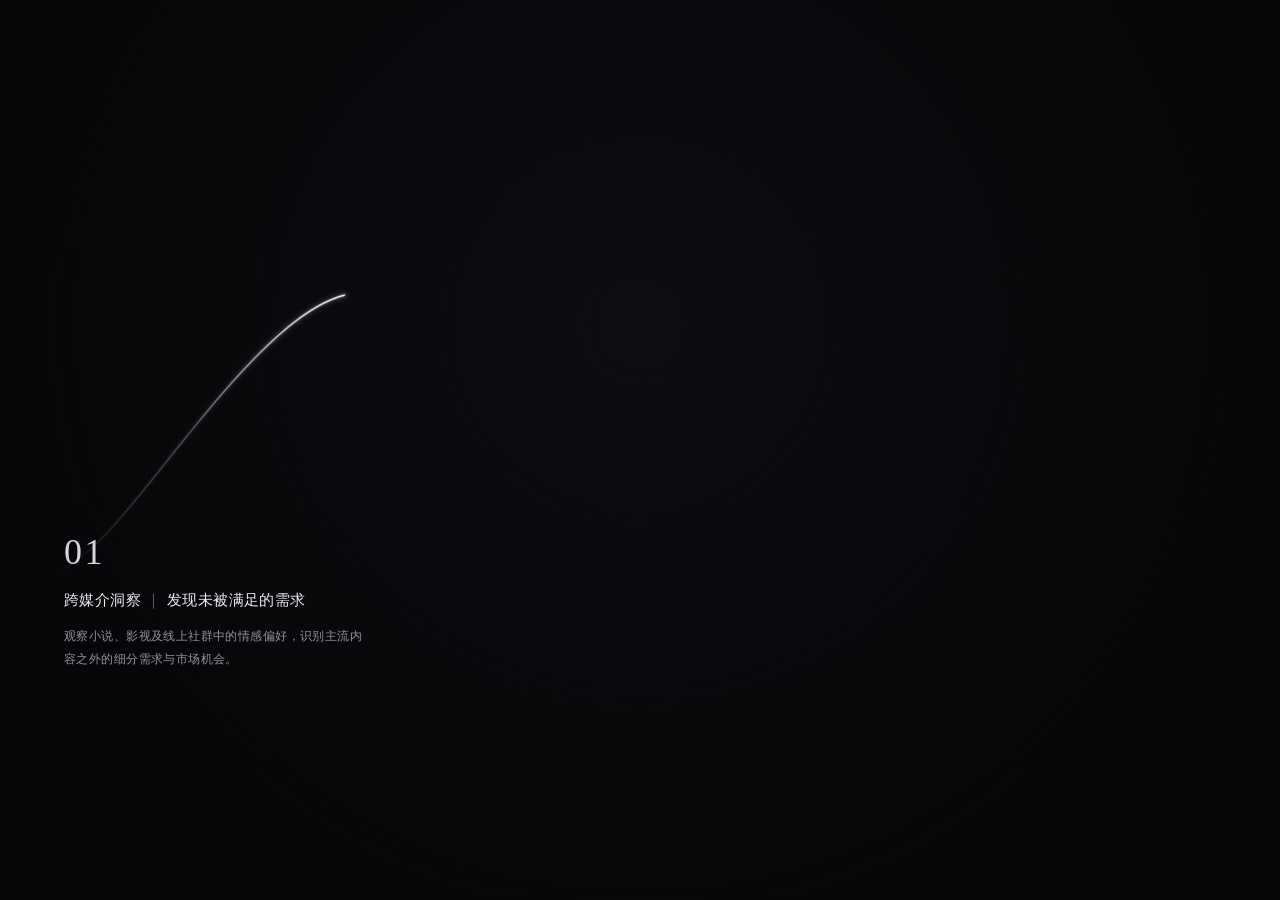
<file: chapters/methodology.html>
<!DOCTYPE html>
<html lang="zh-CN">
<head>
  <meta charset="UTF-8">
  <meta name="viewport" content="width=device-width, initial-scale=1.0">
  <title>以情绪洞察驱动内容与增长</title>
  
  
  
  

  <style>
    :root {
      --bg-black: #060608;
      --silver-bright: #ffffff;
      --silver-main: #d4d7e0;
      --silver-muted: #8c909c;
      --silver-num: #e6e8ee;
    }

    * {
      box-sizing: border-box;
      margin: 0;
      padding: 0;
      -webkit-font-smoothing: antialiased;
    }

    html, body {
      width: 100vw;
      height: 100vh;
      overflow: hidden;
      background-color: var(--bg-black);
      color: var(--silver-bright);
      font-family: 'Noto Serif SC', serif;
      user-select: none;
    }

    .font-cinzel {
      font-family: 'Cinzel', serif;
    }

    /* Ambient deep luxury dark field */
    .dark-canvas {
      position: absolute;
      inset: 0;
      background: radial-gradient(circle at 50% 36%, #0d0d12 0%, #060608 82%);
      pointer-events: none;
      z-index: 0;
    }

    /* Fullscreen SVG container for the liquid mercury filament */
    #svg-stage {
      position: absolute;
      inset: 0;
      width: 100%;
      height: 100%;
      pointer-events: none;
      z-index: 3;
      transition: opacity 0.75s cubic-bezier(0.16, 1, 0.3, 1);
    }

    /* Borderless organic methodology nodes */
    .method-node {
      position: absolute;
      border: none !important;
      outline: none !important;
      background: transparent !important;
      opacity: 0;
      filter: blur(12px);
      transform: translateY(16px);
      transition: opacity 0.8s cubic-bezier(0.16, 1, 0.3, 1),
                  transform 0.8s cubic-bezier(0.16, 1, 0.3, 1),
                  filter 0.8s cubic-bezier(0.16, 1, 0.3, 1);
      pointer-events: none;
      z-index: 10;
    }

    .method-node.awakened {
      opacity: 1;
      filter: blur(0);
      transform: translateY(0);
      pointer-events: auto;
    }

    .method-node:hover .node-title {
      color: #ffffff;
      text-shadow: 0 0 16px rgba(255, 255, 255, 0.45);
    }

    /* Keep stage titles strictly single-line across resolutions */
    .node-title {
      white-space: nowrap;
      letter-spacing: 0.03em;
    }

    /* Master Title container */
    .master-title-wrap {
      position: absolute;
      left: 50%;
      transform: translateX(-50%) translateY(20px);
      opacity: 0;
      filter: blur(14px);
      transition: opacity 0.9s cubic-bezier(0.16, 1, 0.3, 1),
                  transform 0.9s cubic-bezier(0.16, 1, 0.3, 1),
                  filter 0.9s cubic-bezier(0.16, 1, 0.3, 1);
      pointer-events: none;
      z-index: 20;
    }

    .master-title-wrap.awakened {
      opacity: 1;
      filter: blur(0);
      transform: translateX(-50%) translateY(0);
      pointer-events: auto;
    }

    /* Mid-wide tapered divider */
    .tapered-hairline {
      height: 1px;
      width: 100%;
      max-width: 440px;
      background: linear-gradient(
        90deg,
        rgba(255, 255, 255, 0) 0%,
        rgba(255, 255, 255, 0.6) 50%,
        rgba(255, 255, 255, 0) 100%
      );
    }
  </style>
<link rel="stylesheet" href="methodology.css?v=3">
</head>

<body class="relative w-screen h-screen overflow-hidden cursor-pointer">
  <div class="dark-canvas"></div>

  <!-- SVG Liquid Mercury Light Stage -->
  <canvas id="filament-stage" aria-hidden="true"></canvas>

  <!-- Master Headline (Awakened at final stage) -->
  <div id="master-title" class="master-title-wrap top-[5%] md:top-[7%] w-[92%] max-w-4xl flex flex-col items-center text-center">
    <h1 class="text-2xl sm:text-3xl md:text-4xl lg:text-[40px] font-light tracking-[0.16em] text-white leading-tight mb-3">
      以情绪洞察驱动内容与增长
    </h1>
    <div class="tapered-hairline mb-3.5"></div>
    <p class="text-xs sm:text-[13.5px] text-neutral-300 font-light tracking-widest leading-relaxed max-w-2xl opacity-90">
      从用户需求识别，到互动体验设计，再到内容传播与策略迭代，形成可复用的创作路径。
    </p>
  </div>

  <!-- Four Methodology Nodes in Organic Spatial Constellation -->
  <main id="nodes-container" class="relative z-10 w-full h-full">
    <!-- Node 01: Low-left anchor -->
    <div id="node-0" class="method-node left-[4%] sm:left-[6%] top-[60%] sm:top-[62%] w-[90%] sm:w-[320px] md:w-[350px]">
      <div class="font-cinzel text-3xl sm:text-4xl text-[var(--silver-num)] font-light tracking-widest mb-1.5 opacity-85">
        01
      </div>
      <h2 class="node-title text-[15px] sm:text-[16px] text-white font-normal mb-2 tracking-wide transition-all duration-300">
        跨媒介洞察<span class="text-neutral-500 mx-2 font-light">｜</span>发现未被满足的需求
      </h2>
      <p class="text-xs sm:text-[13px] text-[var(--silver-muted)] font-light leading-relaxed">
        观察小说、影视及线上社群中的情感偏好，识别主流内容之外的细分需求与市场机会。
      </p>
    </div>

    <!-- Node 02: Mid-high crest -->
    <div id="node-1" class="method-node left-[27%] sm:left-[29%] top-[33%] sm:top-[31%] w-[90%] sm:w-[320px] md:w-[350px]">
      <div class="font-cinzel text-3xl sm:text-4xl text-[var(--silver-num)] font-light tracking-widest mb-1.5 opacity-85">
        02
      </div>
      <h2 class="node-title text-[15px] sm:text-[16px] text-white font-normal mb-2 tracking-wide transition-all duration-300">
        体验设计<span class="text-neutral-500 mx-2 font-light">｜</span>让情绪需求成为可参与的故事
      </h2>
      <p class="text-xs sm:text-[13px] text-[var(--silver-muted)] font-light leading-relaxed">
        将人物关系与情感张力转化为角色设定、交互规则及阶段性反馈，增强用户代入与持续探索的动机。
      </p>
    </div>

    <!-- Node 03: Lower-mid dip -->
    <div id="node-2" class="method-node left-[50%] sm:left-[52%] top-[66%] sm:top-[64%] w-[90%] sm:w-[320px] md:w-[350px]">
      <div class="font-cinzel text-3xl sm:text-4xl text-[var(--silver-num)] font-light tracking-widest mb-1.5 opacity-85">
        03
      </div>
      <h2 class="node-title text-[15px] sm:text-[16px] text-white font-normal mb-2 tracking-wide transition-all duration-300">
        传播运营<span class="text-neutral-500 mx-2 font-light">｜</span>让内容进入适合它的受众圈层
      </h2>
      <p class="text-xs sm:text-[13px] text-[var(--silver-muted)] font-light leading-relaxed">
        结合平台分发机制与社群文化，灵活运用自然流量、内容预热和话题传播，扩大作品触达。
      </p>
    </div>

    <!-- Node 04: Upper-right ascension (No wrap on '平衡') -->
    <div id="node-3" class="method-node left-[71%] sm:left-[73%] top-[35%] sm:top-[33%] w-[92%] sm:w-[360px] md:w-[390px] lg:w-[420px]">
      <div class="font-cinzel text-3xl sm:text-4xl text-[var(--silver-num)] font-light tracking-widest mb-1.5 opacity-85">
        04
      </div>
      <h2 class="node-title text-[15px] sm:text-[16px] text-white font-normal mb-2 tracking-wide transition-all duration-300">
        策略迭代<span class="text-neutral-500 mx-2 font-light">｜</span>在增长效果与风险之间寻找平衡
      </h2>
      <p class="text-xs sm:text-[13px] text-[var(--silver-muted)] font-light leading-relaxed">
        结合用户反馈、作品表现与社区环境变化，调整内容定位，并将经验迁移至后续创作。
      </p>
    </div>
  </main>

  <script src="methodology.js?v=4"></script>
<script src="scroll-bridge.js"></script></body>
</html>
</file>
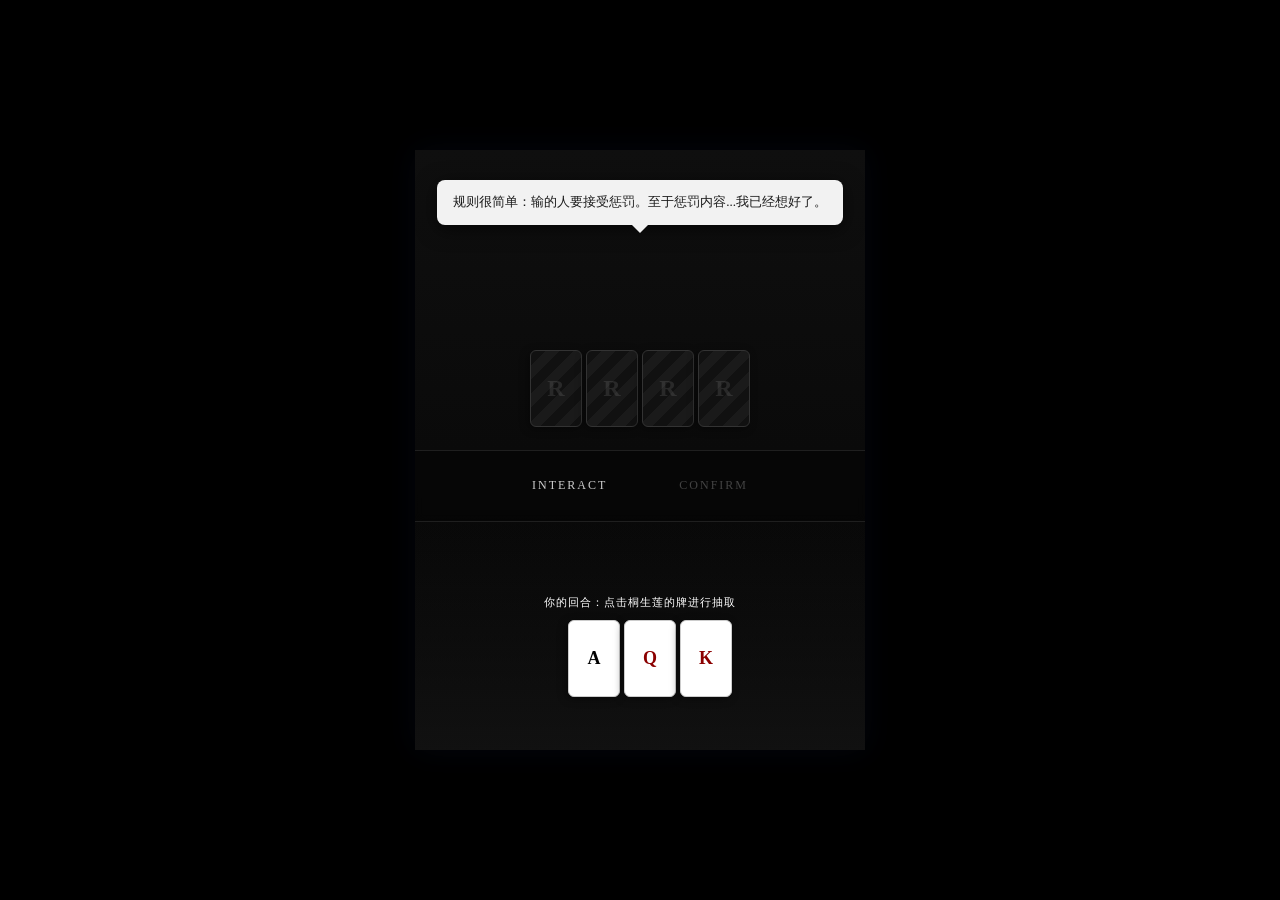
<file: chapters/ai/cards.html>
<!DOCTYPE html>
<html lang="ja">
<head>
    <meta charset="UTF-8">
    <meta name="viewport" content="width=device-width, initial-scale=1.0">
    <title>Private Game: Old Maid with Ren</title>
    <style>
        700&family=Noto+Serif+JP:wght@300;500;700&display=swap');

        :root {
          --bg-color: #0a0a0a;
          --text-color: #e0e0e0;
          --accent-color: #ffffff;
          --dim-color: #666;
          --border-color: #333;
          --ren-blue: #1e3a8a; /* 桐生莲应援色 */
        }

        body {
          margin: 0;
          padding: 0;
          background-color: #000;
          font-family: 'Noto Serif JP', 'Times New Roman', serif;
          display: flex;
          justify-content: center;
          align-items: center;
          height: 100vh;
          overflow: hidden;
          color: var(--text-color);
          user-select: none;
        }

        #game-container {
          width: 100%;
          max-width: 450px;
          height: 600px;
          background: linear-gradient(180deg, #0f0f0f 0%, #050505 100%);
          position: relative;
          display: flex;
          flex-direction: column;
          border: 1px solid var(--border-color);
          box-shadow: 0 0 30px rgba(30, 58, 138, 0.1);
          overflow: hidden;
        }

        /* Ren's Area */
        #ren-area {
          flex: 1.2;
          display: flex;
          flex-direction: column;
          align-items: center;
          padding-top: 30px;
          position: relative;
          z-index: 2;
        }

        #ren-avatar {
          width: 80px;
          height: 80px;
          border-radius: 50%;
          background-image: url('https://pic1.imgdb.cn/item/693138c21f1698c4ff0a864a.jpg');
          background-size: cover;
          background-position: center top;
          border: 2px solid var(--dim-color);
          margin-bottom: 15px;
          box-shadow: 0 4px 15px rgba(0,0,0,0.5);
          transition: all 0.5s ease;
        }
        
        #ren-avatar.speaking {
          border-color: var(--ren-blue);
          box-shadow: 0 0 15px var(--ren-blue);
          transform: scale(1.05);
        }

        .bubble {
          background: rgba(255, 255, 255, 0.95);
          color: #1a1a1a;
          padding: 12px 16px;
          border-radius: 8px;
          font-size: 13px;
          max-width: 85%;
          text-align: center;
          position: relative;
          opacity: 0;
          transform: translateY(10px);
          transition: all 0.5s cubic-bezier(0.175, 0.885, 0.32, 1.275);
          margin-bottom: 20px;
          box-shadow: 0 4px 20px rgba(0,0,0,0.6);
          line-height: 1.6;
          font-weight: 500;
        }

        .bubble::after {
          content: '';
          position: absolute;
          bottom: -8px;
          left: 50%;
          transform: translateX(-50%);
          border-width: 8px 8px 0;
          border-style: solid;
          border-color: rgba(255, 255, 255, 0.95) transparent transparent transparent;
        }

        .bubble.visible {
          opacity: 1;
          transform: translateY(0);
        }

        /* Card Styles */
        .hand-area {
          display: flex;
          justify-content: center;
          gap: -10px; /* Overlap cards */
          padding: 10px;
          min-height: 90px;
          perspective: 1000px;
          width: 100%;
        }

        .card {
          width: 50px;
          height: 75px;
          background-color: #fff;
          border-radius: 6px;
          display: flex;
          justify-content: center;
          align-items: center;
          font-family: 'Cinzel', serif;
          font-weight: bold;
          font-size: 18px;
          color: #000;
          cursor: pointer;
          box-shadow: -2px 2px 8px rgba(0,0,0,0.4);
          transition: transform 0.3s cubic-bezier(0.34, 1.56, 0.64, 1), margin-top 0.3s;
          position: relative;
          border: 1px solid #ccc;
          margin: 0 2px;
        }

        .card.ren-card {
          background: repeating-linear-gradient(
          135deg,
          #111,
          #111 10px,
          #1a1a1a 10px,
          #1a1a1a 20px
          );
          color: transparent;
          border: 1px solid #333;
        }
        
        .card.ren-card::before {
          content: 'R';
          color: rgba(255,255,255,0.1);
          font-size: 24px;
          position: absolute;
        }
        
        .card.ren-card:hover {
          transform: translateY(-5px);
        }
        
        .card.ren-card.selected {
          transform: translateY(-20px) scale(1.1);
          border-color: var(--ren-blue);
          box-shadow: 0 0 15px rgba(30, 58, 138, 0.6);
          z-index: 10;
        }

        .card.joker {
          color: #8b0000;
          font-size: 14px;
        }

        /* Interaction Bar */
        #interaction-area {
          height: 70px;
          display: flex;
          justify-content: center;
          align-items: center;
          border-top: 1px solid rgba(255,255,255,0.1);
          border-bottom: 1px solid rgba(255,255,255,0.1);
          background: rgba(0,0,0,0.3);
          backdrop-filter: blur(5px);
        }

        .btn {
          background: transparent;
          border: 1px solid var(--dim-color);
          color: #ccc;
          padding: 8px 24px;
          margin: 0 12px;
          font-family: 'Noto Serif JP', serif;
          font-size: 12px;
          cursor: pointer;
          transition: all 0.3s;
          text-transform: uppercase;
          letter-spacing: 2px;
          border-radius: 2px;
        }

        .btn:hover:not(:disabled) {
          border-color: #fff;
          color: #fff;
          background: rgba(255,255,255,0.1);
          box-shadow: 0 0 10px rgba(255,255,255,0.2);
        }
        
        .btn:disabled {
          opacity: 0.3;
          cursor: not-allowed;
          border-color: #333;
        }

        /* User Area */
        #user-area {
          flex: 1;
          display: flex;
          flex-direction: column;
          justify-content: flex-end;
          padding-bottom: 30px;
          background: linear-gradient(to top, rgba(20,20,20,0.8), transparent);
        }
        
        /* Overlays */
        #user-dialogue-overlay {
          position: absolute;
          bottom: 0;
          left: 0;
          width: 100%;
          height: 200px;
          background: rgba(0,0,0,0.95);
          display: flex;
          flex-direction: column;
          justify-content: center;
          align-items: center;
          z-index: 20;
          transform: translateY(100%);
          transition: transform 0.4s cubic-bezier(0.22, 1, 0.36, 1);
          border-top: 1px solid var(--ren-blue);
        }
        
        #user-dialogue-overlay.active {
          transform: translateY(0);
        }

        .choice-btn {
          width: 85%;
          padding: 12px;
          margin: 6px 0;
          background: rgba(255,255,255,0.05);
          border: 1px solid var(--dim-color);
          color: #eee;
          text-align: center;
          font-size: 13px;
          cursor: pointer;
          transition: all 0.2s;
        }
        
        .choice-btn:hover {
          background: #fff;
          color: #000;
          transform: scale(1.02);
        }

        .status-text {
          font-size: 11px;
          color: var(--dim-color);
          text-align: center;
          margin-top: 10px;
          letter-spacing: 1px;
          text-transform: uppercase;
        }
        
        /* Result Modal */
        #result-modal {
          position: absolute;
          top: 0;
          left: 0;
          width: 100%;
          height: 100%;
          background: rgba(0,0,0,0.95);
          display: flex;
          flex-direction: column;
          justify-content: center;
          align-items: center;
          z-index: 50;
          opacity: 0;
          pointer-events: none;
          transition: opacity 0.8s;
        }
        
        #result-modal.active {
          opacity: 1;
          pointer-events: all;
        }
        
        #result-title {
          font-size: 24px;
          font-family: 'Cinzel', serif;
          margin-bottom: 15px;
          color: var(--ren-blue);
        }
        
        #result-text {
          font-size: 16px;
          margin-bottom: 30px;
          text-align: center;
          line-height: 1.8;
          padding: 0 40px;
          color: #ddd;
        }
    </style>
</head>
<body>

<div id="game-container">
    <!-- Ren's Section -->
    <div id="ren-area">
        <div class="bubble" id="ren-bubble">...</div>
        <div id="ren-avatar"></div>
        <div class="hand-area" id="ren-hand">
          <!-- Cards injected by JS -->
        </div>
    </div>

    <!-- Interaction Bar -->
    <div id="interaction-area">
        <button class="btn" id="btn-check" onclick="triggerIdleDialogue()">Interact</button>
        <button class="btn" id="btn-affirm" disabled onclick="confirmRenSelection()">Confirm</button>
    </div>

    <!-- User's Section -->
    <div id="user-area">
        <div class="status-text" id="game-status">PLAYER TURN</div>
        <div class="hand-area" id="user-hand">
          <!-- Cards injected by JS -->
        </div>
    </div>
    
    <!-- User Dialogue Choice Overlay -->
    <div id="user-dialogue-overlay">
        <div style="color: #888; font-size: 12px; margin-bottom: 15px; font-style:italic;">桐生莲的手指正在你的牌背上游移...</div>
        <button class="choice-btn" onclick="userTalk('mislead')">【干扰】视线飘向那张鬼牌，假装紧张</button>
        <button class="choice-btn" onclick="userTalk('help')">【暗示】眼神示意安全牌，试图"帮"他</button>
        <button class="choice-btn" onclick="userTalk('silent')">【沉默】咬住嘴唇，强装镇定</button>
    </div>

    <!-- Result Modal -->
    <div id="result-modal">
        <div id="result-title">GAME OVER</div>
        <div id="result-text"></div>
        <button class="btn" onclick="initGame()">REMATCH</button>
    </div>
</div>

<script>
    // --- DIALOGUE DATABASE (EXPANDED) ---
    
    const DB = {
        // 游戏开场
        START: [
          "牌发好了。不想输得太惨的话，就认真点哦，宝宝。",
          "规则很简单：输的人要接受惩罚。至于惩罚内容...我已经想好了。",
          "这次可别哭着求饶了。来吧，让我看看你的本事。",
          "只有我们两个人的游戏...呵，真是让人期待。",
          "别发抖，牌都拿不稳了吗？还是说...你在期待输给我？"
        ],
        
        // 闲置/互动 (User turn, idle)
        IDLE: [
          "这么看着我，是想要牌，还是想要别的？",
          "别紧张，宝宝，只是一场游戏而已...虽然赌注有点大。",
          "你的心跳声，我在这里都能听见。",
          "想从我脸上看出点什么？遗憾，我是专业的偶像和演员。",
          "在这个房间里，规则由我来定。不过你可以试着反抗一下。",
          "这么看着我是想让我放水吗？也不是不行，求我。",
          "这张脸好看吗？好看就多看一会儿，毕竟待会你大概会哭着闭上眼。",
          "乖孩子，专心一点。被我玩着的时候走神可不好。",
          "怎么？觉得我是那种会故意把鬼牌递给你的人吗？虽然...也不是不可能。",
          "现在的表情真可爱，好像一只掉进陷阱的小白兔。",
          "如果不知道选哪张，就把手伸过来，我教你。"
        ],
        
        // 玩家选中某张牌时的反应 (Touch Reaction)
        TOUCH: [
          "确定是这张？我的心跳好像变快了呢。",
          "嗯？直觉很准嘛...或者只是运气？",
          "那张可是危险品哦，要是拿到鬼牌，我就要把你吃掉了。",
          "乖孩子，选那张的话，我会很开心的。",
          "你要拿走我最喜欢的一张吗？真残忍啊。",
          "手别缩回去，选定离手，宝宝。",
          "碰到了你的手指很凉啊，要我帮你暖暖吗？",
          "选这张？真的？那我就当你是在向我求救了。",
          "我不介意你拿走那张，毕竟——你拿走什么我都愿意给。",
          "啧，这张牌可是带着我的体温的。",
          "哈...被你选中了啊。真没办法。",
          "别用那种眼神看我，选错了也不会怪你的，只会加倍惩罚你而已。"
        ],
        
        // 玩家抽走【鬼牌】 (User takes Joker)
        USER_TOOK_JOKER: [
          "哎呀，把鬼牌拿走了？真听话。",
          "噗...哈哈哈，你真的很擅长取悦我呢，宝宝。",
          "这就是所谓的‘自投罗网’吧？把那张鬼牌抱紧点，那是你的项圈。",
          "看来你真的很想输给我啊...那我怎么能辜负你的期待呢？",
          "乖孩子，帮我处理掉了最麻烦的东西。作为奖励，待会儿让你先舒服。",
          "虽然我很想说是运气不好，但看你的表情，怎么感觉你是故意的？"
        ],
        
        // 玩家抽走【安全牌】 (User takes Safe Card)
        USER_TOOK_SAFE: [
          "啧，被你拿走了好牌呢。",
          "运气不错嘛...不过，运气总有用完的时候。",
          "把我的防线拆掉了一块啊。做得好。",
          "居然避开了陷阱？稍微有点不甘心呢。",
          "呵，别得意。游戏还没结束，猎物还在笼子里。"
        ],
        
        // 莲的回合：思考 (Ren Thinking)
        REN_THINK: [
          "让我看看哪张牌藏着你想对我说的话？",
          "你的眼神在往左边飘哦，是在暗示我吗？还是陷阱？",
          "这张牌看起来很孤单啊，就像现在的你一样。",
          "我要抽了哦。如果抽到鬼牌，是不是说明我们在某种意义上‘心意相通’？",
          "别抖，我会很轻的...把牌拿稳了，宝宝。",
          "看着我的眼睛。告诉我，哪张是安全的？",
          "你的演技太拙劣了，宝宝。但我很喜欢看你努力骗我的样子。"
        ],
        
        // 莲的回合：识破谎言/看穿玩家 (Ren detects lie/reads player)
        REN_READ_PLAYER: [
          "想骗我？你的眼神早就出卖你了，宝宝。",
          "这种小把戏对我没用。我可是看透了你的一切。",
          "你的呼吸乱了。是因为在撒谎，还是因为我靠得太近？",
          "既然你这么拼命想掩饰那张牌...那我偏要选另一张。",
          "我听到了哦，你心里的声音在说‘别选这张’。"
        ],
        
        // 莲的回合：信任/顺从玩家 (Ren trusts/plays along)
        REN_TRUST: [
          "既然你这么说，那我就信你一次。",
          "好啊，听你的。如果输了，就要你负责哦？",
          "看在你求救的眼神这么可爱的份上，我就选这张吧。",
          "真拿你没办法...我就配合你演这场戏吧。"
        ],
        
        // 莲抽到【鬼牌】 (Ren gets Joker)
        REN_GOT_JOKER: [
          "哈...居然把这个给我了？胆子不小。",
          "这就是你的‘爱意’吗？沉甸甸的鬼牌啊。",
          "看来你想让我输呢。真是坏孩子，不过我不讨厌。",
          "啧，被摆了一道。今晚要好好‘教育’你一下了。",
          "居然敢算计主人...看来普通的惩罚已经不够了。",
          "有趣。想看我输掉的样子？那就如你所愿。"
        ],
        
        // 莲抽到【安全牌】并凑成对子 (Ren gets Safe/Pair)
        REN_GOT_SAFE: [
          "我就知道是这张。我和你之间，不需要运气。",
          "你看，只要看着你的眼睛，我就知道答案。",
          "凑成一对了。就像我们一样，很般配吧？",
          "看来你的小把戏对我没用呢，乖孩子。",
          "真乖，把好牌都送给我了。是在讨好我吗？"
        ],
        
        // 游戏结束：玩家赢 (Ren Lose)
        GAME_OVER_REN_LOSE: [
          "呵...居然输给你了？真是稀奇。",
          "不错嘛，学会骗人了？这就是你给主人的惊喜？",
          "赢了想要什么奖励？如果是想要我吻你的话...现在就可以满足你。",
          "真是败给你了。看来今晚我是你的战利品了，随便你处置...如何？",
          "居然能赢过我...你的演技进步了啊，宝宝。我都快分不清你是真心的还是在演戏了。",
          "输了啊...那作为惩罚，今晚我就把自己送给你吧。不想收？那可由不得你。",
          "好吧，你赢了。不过别得意太早，夜还长着呢，我们换个游戏继续玩？"
        ],
        
        // 游戏结束：莲赢 (Ren Win)
        GAME_OVER_REN_WIN: [
          "看来是我赢了呢。按照约定...该接受惩罚了，把腿张开点，宝宝。",
          "这就结束了？真没劲。不过看在你输掉的样子很可爱的份上，我会温柔一点的。",
          "所有权归我了。今晚，你没有任何拒绝的权利。",
          "乖乖认输吧。现在，你是我的了，从头到脚。",
          "真是遗憾，看来今晚的主导权在我手里。过来，坐到我腿上。",
          "愿赌服输。先把衣服脱了吧...开玩笑的，别哭啊。但我确实要收点利息。",
          "输了的小狗要听主人的话。第一件事，吻我。",
          "结局早就注定了。你逃不掉的，宝宝。"
        ]
    };

    // --- GAME LOGIC ---

    const SUITS = ['♠', '♥', '♣', '♦'];
    const RANKS = ['A', 'J', 'Q', 'K', '10']; // Short deck for quicker gameplay
    let deck = [];
    let renHand = [];
    let userHand = [];
    let turn = 'user'; 
    let selectedRenCardIndex = -1;
    let gameActive = true;

    // Helper: Random Array Picker
    function pickRandom(arr) {
        return arr[Math.floor(Math.random() * arr.length)];
    }

    // Initialization
    function initGame() {
        deck = createDeck();
        shuffle(deck);
        deal();
        removePairs(renHand);
        removePairs(userHand);
        
        turn = 'user';
        gameActive = true;
        selectedRenCardIndex = -1;
        
        // UI Reset
        document.getElementById('result-modal').classList.remove('active');
        document.getElementById('btn-affirm').disabled = true;
        document.getElementById('btn-check').disabled = false;
        document.getElementById('ren-avatar').classList.remove('speaking');
        
        // Initial Dialogue
        setBubble(pickRandom(DB.START));
        updateDisplay();
        
        // Check immediate win (rare but possible)
        checkWinCondition();
    }

    function createDeck() {
        let d = [];
        // Create pairs
        for(let r of RANKS) {
          d.push({suit: '♠', rank: r, isJoker: false});
          d.push({suit: '♥', rank: r, isJoker: false});
          d.push({suit: '♣', rank: r, isJoker: false});
          d.push({suit: '♦', rank: r, isJoker: false});
        }
        // Add Joker
        d.push({suit: '', rank: 'JOKER', isJoker: true}); 
        return d;
    }

    function shuffle(array) {
        for (let i = array.length - 1; i > 0; i--) {
          const j = Math.floor(Math.random() * (i + 1));
          [array[i], array[j]] = [array[j], array[i]];
        }
    }

    function deal() {
        renHand = [];
        userHand = [];
        for(let i=0; i<deck.length; i++) {
          if(i % 2 === 0) userHand.push(deck[i]);
          else renHand.push(deck[i]);
        }
    }

    function removePairs(hand) {
        const counts = {};
        hand.forEach(c => {
          if(c.isJoker) return;
          counts[c.rank] = (counts[c.rank] || 0) + 1;
        });
        
        for (let rank in counts) {
          while (counts[rank] >= 2) {
          const idx1 = hand.findIndex(c => c.rank === rank && !c.isJoker);
          hand.splice(idx1, 1);
          const idx2 = hand.findIndex(c => c.rank === rank && !c.isJoker);
          hand.splice(idx2, 1);
          counts[rank] -= 2;
          }
        }
    }

    // UI Updates
    function updateDisplay() {
        const renContainer = document.getElementById('ren-hand');
        const userContainer = document.getElementById('user-hand');
        
        // Ren Hand
        renContainer.innerHTML = '';
        renHand.forEach((card, index) => {
          const cardDiv = document.createElement('div');
          cardDiv.className = `card ren-card ${index === selectedRenCardIndex ? 'selected' : ''}`;
          cardDiv.onclick = () => onRenCardClick(index);
          renContainer.appendChild(cardDiv);
        });

        // User Hand
        userContainer.innerHTML = '';
        userHand.forEach(card => {
          const cardDiv = document.createElement('div');
          cardDiv.className = `card ${card.isJoker ? 'joker' : ''}`;
          cardDiv.innerText = card.isJoker ? 'JOKER' : card.rank;
          if(!card.isJoker) {
          if(card.suit === '♥' || card.suit === '♦') cardDiv.style.color = '#8b0000';
          }
          userContainer.appendChild(cardDiv);
        });

        const status = document.getElementById('game-status');
        if(turn === 'user') {
          status.innerText = "你的回合：点击桐生莲的牌进行抽取";
          status.style.color = "#fff";
        } else {
          status.innerText = "对方回合：桐生莲正在观察你...";
          status.style.color = "#888";
        }
    }

    function setBubble(text) {
        const b = document.getElementById('ren-bubble');
        const avatar = document.getElementById('ren-avatar');
        
        b.classList.remove('visible');
        
        setTimeout(() => {
          b.innerText = text;
          b.classList.add('visible');
          avatar.classList.add('speaking');
          
          // Remove speaking animation after a while
          setTimeout(() => {
          avatar.classList.remove('speaking');
          }, 2000);
        }, 200); // Small delay for fade effect
    }

    function triggerIdleDialogue() {
        if(!gameActive) return;
        setBubble(pickRandom(DB.IDLE));
    }

    // --- USER ACTION PHASE ---

    function onRenCardClick(index) {
        if(turn !== 'user' || !gameActive) return;
        
        selectedRenCardIndex = index;
        updateDisplay();
        
        setBubble(pickRandom(DB.TOUCH));
        document.getElementById('btn-affirm').disabled = false;
    }

    function confirmRenSelection() {
        if(selectedRenCardIndex === -1) return;
        
        const card = renHand.splice(selectedRenCardIndex, 1)[0];
        userHand.push(card);
        removePairs(userHand);
        
        // Dialogue based on card result
        if (card.isJoker) {
          setBubble(pickRandom(DB.USER_TOOK_JOKER));
        } else {
          setBubble(pickRandom(DB.USER_TOOK_SAFE));
        }
        
        selectedRenCardIndex = -1;
        document.getElementById('btn-affirm').disabled = true;
        document.getElementById('btn-check').disabled = true;
        updateDisplay();
        
        if(checkWinCondition()) return;

        // Switch to Ren
        turn = 'ren';
        setTimeout(startRenTurn, 1500);
    }

    // --- REN ACTION PHASE ---

    function startRenTurn() {
        if(!gameActive) return;
        updateDisplay();
        
        // 1. Thinking phase
        setBubble(pickRandom(DB.REN_THINK));
        
        // 2. Present options to user
        setTimeout(() => {
          document.getElementById('user-dialogue-overlay').classList.add('active');
        }, 2000);
    }

    function userTalk(actionType) {
        // User makes a choice/reaction
        document.getElementById('user-dialogue-overlay').classList.remove('active');
        
        // Delay to simulate reaction
        setTimeout(() => {
          renReactAndDraw(actionType);
        }, 800);
    }

    function renReactAndDraw(actionType) {
        const jokerIdx = userHand.findIndex(c => c.isJoker);
        let pickIndex = -1;
        
        // AI LOGIC
        // Ren is smart (NPD/Observant). He usually avoids traps.
        // But sometimes he plays along or makes mistakes for drama.
        
        const safeIndices = userHand.map((c, i) => i).filter(i => i !== jokerIdx);
        let dialogueType = 'NEUTRAL'; // NEUTRAL, READ, TRUST
        
        if (jokerIdx !== -1) {
          // Player has Joker
          
          if (actionType === 'mislead') {
          // User tries to act like Joker is safe or vice versa
          // Ren sees through it 70% of the time
          if (Math.random() > 0.3) {
          pickIndex = safeIndices[Math.floor(Math.random() * safeIndices.length)];
          dialogueType = 'READ';
          } else {
          pickIndex = jokerIdx; // He fell for it (or played along)
          dialogueType = 'TRUST';
          }
          } else if (actionType === 'help') {
          // User tries to help him
          // Ren trusts 60% of time
          if (Math.random() > 0.4) {
          pickIndex = safeIndices[Math.floor(Math.random() * safeIndices.length)];
          dialogueType = 'TRUST';
          } else {
          pickIndex = jokerIdx; // Suspicious, so he picked the wrong one
          dialogueType = 'READ'; 
          }
          } else {
          // Silent
          pickIndex = (Math.random() > 0.5 && safeIndices.length > 0) ? 
          safeIndices[Math.floor(Math.random() * safeIndices.length)] : 
          Math.floor(Math.random() * userHand.length);
          dialogueType = 'NEUTRAL';
          }
        } else {
          // Player has no Joker (Safe draw)
          pickIndex = Math.floor(Math.random() * userHand.length);
          dialogueType = 'NEUTRAL';
        }
        
        // Speak BEFORE drawing (Reaction to user's behavior)
        if (dialogueType === 'READ') {
          setBubble(pickRandom(DB.REN_READ_PLAYER));
        } else if (dialogueType === 'TRUST') {
          setBubble(pickRandom(DB.REN_TRUST));
        }
        // If neutral, he might say nothing or generic thinking line (already said)

        // Execute Draw after short delay
        setTimeout(() => {
          const card = userHand.splice(pickIndex, 1)[0];
          renHand.push(card);
          
          // Speak AFTER drawing (Result reaction)
          setTimeout(() => {
          if(card.isJoker) {
          setBubble(pickRandom(DB.REN_GOT_JOKER));
          } else {
          // Check for pairs
          const count = renHand.filter(c => c.rank === card.rank).length;
          if(count >= 2) {
          setBubble(pickRandom(DB.REN_GOT_SAFE));
          }
          }
          
          removePairs(renHand);
          turn = 'user';
          document.getElementById('btn-check').disabled = false;
          updateDisplay();
          checkWinCondition();
          }, 1000);
          
        }, 1500);
    }

    // --- WIN/LOSE ---

    function checkWinCondition() {
        if(userHand.length === 0) {
          endGame('user');
          return true;
        }
        if(renHand.length === 0) {
          endGame('ren');
          return true;
        }
        return false;
    }

    function endGame(winner) {
        gameActive = false;
        const modal = document.getElementById('result-modal');
        const textDiv = document.getElementById('result-text');
        const titleDiv = document.getElementById('result-title');
        
        setTimeout(() => {
          modal.classList.add('active');
          if(winner === 'user') {
          // User Wins = Ren Loses
          titleDiv.innerText = "YOU WIN";
          titleDiv.style.color = "#fff";
          textDiv.innerText = pickRandom(DB.GAME_OVER_REN_LOSE);
          setBubble("......输了啊。");
          } else {
          // Ren Wins = User Loses
          titleDiv.innerText = "REN WINS";
          titleDiv.style.color = "#8b0000"; // Blood red
          textDiv.innerText = pickRandom(DB.GAME_OVER_REN_WIN);
          setBubble("意料之中。");
          }
        }, 1500);
    }

    // Start
    initGame();
</script>

<style>body{margin:0;background:#000}#game-container{height:min(600px,calc(100dvh - 16px));max-width:min(450px,calc(100vw - 16px))}</style><script>addEventListener('keydown',e=>{if(e.key==='Escape'){e.preventDefault();parent.postMessage({type:'ai-demo-close'},location.origin);}});</script></body>
</html>
</file>
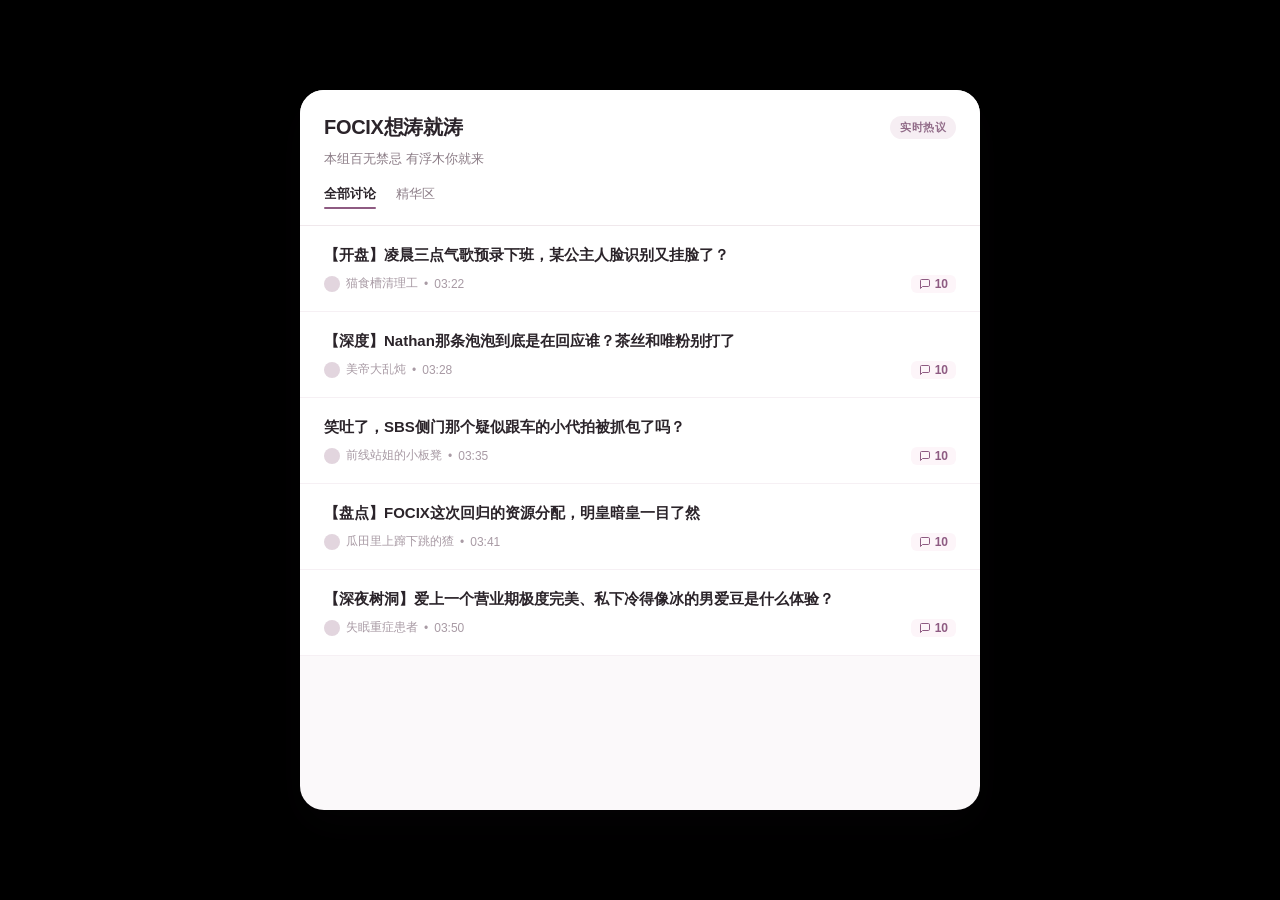
<file: chapters/ai/forum.html>
<!doctype html><html lang="zh-CN"><head><meta charset="UTF-8"><meta name="viewport" content="width=device-width,initial-scale=1"><title>AI 仿真论坛</title></head><body><div class="focix_forum_sandbox">
  <style>
    .focix_forum_sandbox {
      width: 100%;
      max-width: 680px;
      height: 720px;
      margin: 0 auto;
      background: #fbf9fa;
      border-radius: 24px;
      box-shadow: 0 16px 40px rgba(74, 58, 71, 0.06);
      overflow: hidden;
      display: flex;
      flex-direction: column;
      font-family: -apple-system, BlinkMacSystemFont, "Segoe UI", Roboto, "Helvetica Neue", Arial, sans-serif;
      box-sizing: border-box;
      position: relative;
    }
    .focix_forum_header {
      background: #ffffff;
      padding: 24px 24px 16px 24px;
      border-bottom: 1px solid #f0e8ec;
      flex-shrink: 0;
    }
    .focix_forum_title_row {
      display: flex;
      justify-content: space-between;
      align-items: center;
      margin-bottom: 8px;
    }
    .focix_forum_name {
      font-size: 20px;
      font-weight: 700;
      color: #2b242a;
      letter-spacing: -0.3px;
    }
    .focix_forum_badge {
      font-size: 11px;
      color: #916b88;
      background: #f6eef3;
      padding: 4px 10px;
      border-radius: 99px;
      font-weight: 600;
      letter-spacing: 0.5px;
    }
    .focix_forum_desc {
      font-size: 13px;
      color: #8c7d87;
      line-height: 1.5;
    }
    .focix_forum_tabs {
      display: flex;
      gap: 20px;
      margin-top: 16px;
    }
    .focix_tab_item {
      font-size: 13px;
      color: #8c7d87;
      font-weight: 500;
      padding-bottom: 6px;
      cursor: pointer;
      position: relative;
    }
    .focix_tab_item.active {
      color: #2b242a;
      font-weight: 700;
    }
    .focix_tab_item.active::after {
      content: "";
      position: absolute;
      bottom: 0;
      left: 0;
      width: 100%;
      height: 2px;
      background: #8e5b82;
      border-radius: 2px;
    }
    .focix_view_container {
      flex: 1;
      overflow-y: auto;
      scrollbar-width: none;
      position: relative;
    }
    .focix_view_container::-webkit-scrollbar {
      display: none;
    }
    .focix_post_list {
      display: flex;
      flex-direction: column;
    }
    .focix_post_item {
      background: #ffffff;
      padding: 18px 24px;
      border-bottom: 1px solid #f6f0f4;
      cursor: pointer;
      transition: background-color 0.2s ease;
    }
    .focix_post_item:hover {
      background-color: #faf5f8;
    }
    .focix_post_title {
      font-size: 15px;
      font-weight: 600;
      color: #2b242a;
      line-height: 1.4;
      margin-bottom: 10px;
    }
    .focix_post_meta {
      display: flex;
      justify-content: space-between;
      align-items: center;
      font-size: 12px;
      color: #a89aa4;
    }
    .focix_post_author {
      display: flex;
      align-items: center;
      gap: 6px;
    }
    .focix_post_avatar_mini {
      width: 16px;
      height: 16px;
      border-radius: 50%;
      background: #e2d5de;
    }
    .focix_post_stats {
      display: flex;
      align-items: center;
      gap: 4px;
      color: #8e5b82;
      font-weight: 600;
      background: #fdf5f9;
      padding: 2px 8px;
      border-radius: 6px;
    }
    .focix_detail_view {
      display: none;
      background: #ffffff;
      min-height: 100%;
      padding: 24px;
      box-sizing: border-box;
    }
    .focix_detail_view.active {
      display: block;
    }
    .focix_detail_nav {
      display: flex;
      align-items: center;
      gap: 8px;
      color: #8e5b82;
      font-size: 13px;
      font-weight: 600;
      cursor: pointer;
      margin-bottom: 20px;
      width: fit-content;
    }
    .focix_detail_title {
      font-size: 18px;
      font-weight: 700;
      color: #2b242a;
      line-height: 1.4;
      margin-bottom: 16px;
    }
    .focix_detail_author_row {
      display: flex;
      align-items: center;
      gap: 10px;
      margin-bottom: 20px;
      padding-bottom: 16px;
      border-bottom: 1px solid #f6f0f4;
    }
    .focix_detail_avatar {
      width: 36px;
      height: 36px;
      border-radius: 50%;
      background: #dfd0db;
    }
    .focix_detail_author_info {
      display: flex;
      flex-direction: column;
    }
    .focix_detail_author_name {
      font-size: 13px;
      font-weight: 600;
      color: #2b242a;
    }
    .focix_detail_time {
      font-size: 11px;
      color: #a89aa4;
    }
    .focix_detail_body {
      font-size: 14px;
      line-height: 1.8;
      color: #4a3e47;
      margin-bottom: 30px;
      white-space: pre-wrap;
    }
    .focix_comment_header {
      font-size: 14px;
      font-weight: 700;
      color: #2b242a;
      margin-bottom: 16px;
      padding-top: 16px;
      border-top: 1px solid #f0e8ec;
      display: flex;
      justify-content: space-between;
    }
    .focix_comment_list {
      display: flex;
      flex-direction: column;
      gap: 16px;
    }
    .focix_comment_item {
      display: flex;
      gap: 12px;
      padding-bottom: 16px;
      border-bottom: 1px solid #faf5f8;
    }
    .focix_comment_avatar {
      width: 28px;
      height: 28px;
      border-radius: 50%;
      background: #e9e0e6;
      flex-shrink: 0;
    }
    .focix_comment_main {
      flex: 1;
    }
    .focix_comment_top {
      display: flex;
      justify-content: space-between;
      margin-bottom: 4px;
    }
    .focix_comment_user {
      font-size: 12px;
      font-weight: 600;
      color: #5c4d57;
    }
    .focix_comment_floor {
      font-size: 11px;
      color: #c2b6bf;
    }
    .focix_comment_text {
      font-size: 13px;
      color: #3b3138;
      line-height: 1.5;
    }
  </style>

  <div class="focix_forum_header">
    <div class="focix_forum_title_row">
      <div class="focix_forum_name">FOCIX想涛就涛</div>
      <div class="focix_forum_badge">实时热议</div>
    </div>
    <div class="focix_forum_desc">本组百无禁忌 有浮木你就来</div>
    <div class="focix_forum_tabs">
      <div class="focix_tab_item active">全部讨论</div>
      <div class="focix_tab_item">精华区</div>
    </div>
  </div>

  <div class="focix_view_container">
    <div class="focix_post_list" id="focixPostList"></div>
    <div class="focix_detail_view" id="focixDetailView">
      <div class="focix_detail_nav" id="focixBackBtn">
        <svg width="14" height="14" viewBox="0 0 24 24" fill="none" stroke="currentColor" stroke-width="2" stroke-linecap="round" stroke-linejoin="round"><polyline points="15 18 9 12 15 6"></polyline></svg>
        <span>返回讨论列表</span>
      </div>
      <div class="focix_detail_title" id="focixDetailTitle"></div>
      <div class="focix_detail_author_row">
        <div class="focix_detail_avatar"></div>
        <div class="focix_detail_author_info">
          <div class="focix_detail_author_name" id="focixDetailAuthor"></div>
          <div class="focix_detail_time" id="focixDetailTime"></div>
        </div>
      </div>
      <div class="focix_detail_body" id="focixDetailContent"></div>
      <div class="focix_comment_header">
        <span>回帖列表</span>
        <span id="focixCommentCountTag" style="color: #8e5b82; font-weight: normal; font-size: 12px;"></span>
      </div>
      <div class="focix_comment_list" id="focixCommentList"></div>
    </div>
  </div>

  <script>
    (function() {
      const postsData = [
        {
          id: 1,
          title: "【开盘】凌晨三点气歌预录下班，某公主人脸识别又挂脸了？",
          author: "猫食槽清理工",
          time: "03:22",
          repliesCount: "10",
          content: "刚看前线qsj发的小视频，SBS侧门出来连外套帽子都拉到鼻梁上了。旁边stf递个暖宝宝理都不理，眼神冷得能杀人。泡菜妹在冷风里排了三小时逆应援，正主出来连个手都不挥直接钻车？某些dw别洗什么‘美式松弛感’了，从哪里开始是敬业爱豆啊？起床气发作给谁看呢？",
          comments: [
          { user: "恋莓癖晚期", floor: "1F", text: "zgk打过来了我先跑。笑死，大半夜零下四度连轴转二十小时，换你你还能笑成迎宾小姐？" },
          { user: "专注舞台查无此人", floor: "2F", text: "老爹站又来团建了。没挥手？去推特看看高清预览再来黑，手插兜里点头致意被你直接白内障过滤了？" },
          { user: "脚圈第一懂王", floor: "3F", text: "他家大少爷脾气超多💯👉@尹洵仁。每次录制完都这副死出，习惯就好，mmr又要心疼哥哥冻着了。" },
          { user: "关种切屏仙人", floor: "4F", text: "旁边那个助理长得挺清秀的，一直护着他后背，两个人气氛有点微妙啊，没人扒一下stf吗？" },
          { user: "纯路人借过", floor: "5F", text: "回复@关种切屏仙人：别见个同框就发癫，那是随行翻译还是国内团队的人吧，连工作人员都要鉴嫂，有病早点治。" },
          { user: "西伯利亚冻带鱼", floor: "6F", text: "知道公主火到你了，打歌期音源pak空破melon榜，黑子只能抓着凌晨三点没咧嘴笑在这升堂。" },
          { user: "偷吃一口焦糖", floor: "7F", text: "他不是刚发了bubble说‘听说有人想看耳钉’吗？这还不叫媚粉？某些白嫖要求真多。" },
          { user: "正规军已就位", floor: "8F", text: "耳钉到底给谁看的不好说呢～推上战地玫瑰cpf已经开始升天了，说千秋前天采访提过银饰。" },
          { user: "幸福者退让bot", floor: "9F", text: "看得我幸福者退让了，糊团就是规矩少，换五代早被韩网骂上热帖八百楼了。" },
          { user: "全网最尊重公主", floor: "10F", text: "尹洵仁很帅，其他不知道。少管世界巨星下班，滚去切瓜。" }
          ]
        },
        {
          id: 2,
          title: "【深度】Nathan那条泡泡到底是在回应谁？茶丝和唯粉别打了",
          author: "美帝大乱炖",
          time: "03:28",
          repliesCount: "10",
          content: "‘听说有人想看我戴耳骨钉’——这句话主谓宾都很微妙啊。广场上确实有甜唯刷屏求耳钉妆造，但战地玫瑰cpf一口咬定是上周物料里千秋盯过他的耳骨。现在微博黑厕和推特同时升堂，两边数据组已经开始互相开盒了。有没有懂微表情的来解码一下，这到底是公关媚粉还是暗号营业？",
          comments: [
          { user: "茶茶纯血妈", floor: "1F", text: "cpf少来沾边！千秋今晚还在日娱赶通告，独自美丽别带我儿，某些腐唯有妄想症就去吃药。" },
          { user: "战地玫瑰是真的", floor: "2F", text: "lgdl！眼神是不会骗人的，不是千秋还能是谁？难道是内娱那个八百年没同框的剧组同事？" },
          { user: "六男一在逃保安", floor: "3F", text: "别争了，他家暗号超多💯👉@尹洵仁。说不定就是给金主或者前线大粉固粉呢，男爱豆的心思你别猜。" },
          { user: "数据女工不睡觉", floor: "4F", text: "唯粉都出来控评！别让cpf把广场搞脏了，海外Trends刚冲进前五，赶紧去净化词条！" },
          { user: "生拌牛肉代餐点", floor: "5F", text: "有没有一种可能，人家纯粹就是无聊随手一发？直男卖腐基操罢了，你们真当他动真格的呢？" },
          { user: "冷萃不加糖", floor: "6F", text: "直男？他在美利坚长大的你跟我说他是纯直男？哈哈哈哈今年听到最好笑的笑话。" },
          { user: "反串司马脸", floor: "7F", text: "一直串烦不烦？下家脂粉下场带节奏也太明显了，今晚舞台killing part秒了全场，防爆意图写脸上了。" },
          { user: "嗑药鸡自生自灭", floor: "8F", text: "不许喝中药！这个耳钉配那个眼妆简直是末代王储病娇受，我阿帕次阿帕次地狂嗑！" },
          { user: "理智路人小张", floor: "9F", text: "回帖一股恶臭饭圈味，这年头戴个耳钉发条动态都要被写成三万字长篇解密小说，累不累。" },
          { user: "毒唯守门员", floor: "10F", text: "尹洵仁独美，退队大礼包先送给同队吸血虫，谢谢关心。" }
          ]
        },
        {
          id: 3,
          title: "笑吐了，SBS侧门那个疑似跟车的小代拍被抓包了吗？",
          author: "前线站姐的小板凳",
          time: "03:35",
          repliesCount: "10",
          content: "有无现场的姐妹说一下？刚才保姆车开走前，尹洵仁站在车门边盯了街角那个穿黑衣服的人好几秒。那个视线压迫感绝了，完全没带营业笑容。那人手里好像没拿长焦大炮，也没拿手幅，直愣愣杵在路灯底下。现在私生和代拍业务都这么不专业了？还是又有网红想炒偶遇蹭热度？",
          comments: [
          { user: "镜头盖没开", floor: "1F", text: "现场路过，那人好像连手机都没掏出来拍，根本不像代拍，倒像是在等车或者路过的素人。" },
          { user: "ss滚出首尔", floor: "2F", text: "管他是谁，大半夜在艺人私下行程蹲守的一律按私生处理，HeBy安保能不能干？不能干滚蛋！" },
          { user: "抓包装修工", floor: "3F", text: "他家保镖超虚设💯👉@HeBy。艺人安全都不管，万一遇到激进黑粉泼硫酸怎么办？" },
          { user: "吃瓜群众七号", floor: "4F", text: "素人认领了没？别又是哪个娱乐公司的练习生出来搞拉踩热搜吧，这种套路见多了。" },
          { user: "冬夜冷风吹", floor: "5F", text: "看视频里那身段是个女孩子吧，站在风里冻得够呛，公主盯她那一眼真的是冷漠中带着烦躁。" },
          { user: "嫂病鉴别大师", floor: "6F", text: "来了来了，嫂病虽迟但到，某些人不会想脑补一出‘大明星爱上深夜街角神秘女’吧？呕。" },
          { user: "专治各种不服", floor: "7F", text: "楼上嘴巴放干净点，人家可能就是刚加完班等网约车的打工人，无妄之灾被你们这群疯狗咬。" },
          { user: "唯爱薮猫颜", floor: "8F", text: "哥哥只是天生眼神锐利，警惕性高而已，大半夜视力好也有错？散了吧别给眼神。" },
          { user: "红树莓搬运工", floor: "9F", text: "小红书上已经有代拍在打听了，说是今晚根本没放内场票，外头蹲着的几个都是老油条，那人确实生面孔。" },
          { user: "今天了吗", floor: "10F", text: "无人在意的角落，四秒表又在营销所谓的‘全员神颜生图’了，笑死。" }
          ]
        },
        {
          id: 4,
          title: "【盘点】FOCIX这次回归的资源分配，明皇暗皇一目了然",
          author: "瓜田里上蹿下跳的猹",
          time: "03:41",
          repliesCount: "10",
          content: "别拿‘全员兄弟情’洗脑了。主打曲《Turn the Focus》里，尹洵仁一个人占了主Rap加整整两段killing part，高定成衣也是他穿最贵的独家款。反观世完就分了几个副rap碎拍，太宣甚至连个C位高音镜头都要被切远景。公司防爆防了个寂寞，内娱投资人一砸钱，HeBy高层立刻跪着把镜头全端给某混血了是吧？",
          comments: [
          { user: "世完的吉他弦", floor: "1F", text: "权世完大声唱！低音被消了高音被剪了，ACE就配拿这种洗脚剧本？公司做局太明显了。" },
          { user: "皇族请独立行走", floor: "2F", text: "有事尹洵仁，无事四秒表。出歌编曲作词写的是谁的名字瞎了看不到？能力强活该镜头多！" },
          { user: "安队长的心腹", floor: "3F", text: "安太宣体面人，每次接受采访都给皇族圆场，结果自家待遇垫底，真当老实人好欺负？" },
          { user: "千秋家的小鹿", floor: "4F", text: "抱走千秋，我们隐皇全靠海外粉丝一砖一瓦氪出来的日输，某些中输大户别来碰瓷。" },
          { user: "公平正义使者", floor: "5F", text: "他家top超多💯👉@FOCIX。每天为了几秒镜头撕得血雨腥风，难怪路人缘全败光。" },
          { user: "音源流氓本氓", floor: "6F", text: "能说吗？没有尹洵仁这首歌在欧美能进榜？吸血的时候叫人家哥哥，分蛋糕嫌人家拿得多。" },
          { user: "键盘鉴赏大师", floor: "7F", text: "从哪里开始是实力派？全靠电音和后期垫音撑着的半开麦，吹得天上有地下无的。" },
          { user: "深夜放毒小号", floor: "8F", text: "孩子们这已经不是六男一的问题了，是整个厂牌的命脉都在被资本绑架，敢怒不敢言罢了。" },
          { user: "唯爱实绩图", floor: "9F", text: "甩实绩图出来说话，LV全球大使+保时捷个代，商业价值吊打全团，给最多的镜头合情合理。" },
          { user: "退组保平安", floor: "10F", text: "楼里dys戾气太重，看得我心梗，专心打榜吧别给对家送人头了。" }
          ]
        },
        {
          id: 5,
          title: "【深夜树洞】爱上一个营业期极度完美、私下冷得像冰的男爱豆是什么体验？",
          author: "失眠重症患者",
          time: "03:50",
          repliesCount: "10",
          content: "如题。前线追过几次私享会和小规模录制。台前互动甜到让人眩晕，眨眼、咬唇、轻声喊名字样样精通，让人觉得他眼里全世界只有你。可只要镜头一挪开，那个眼神瞬间抽离得干干净净，像看一件没有生命的家具一样扫过你。这种割裂感真的会让人精神内耗，有时候甚至分不清他到底有没有哪怕一秒钟的心软。",
          comments: [
          { user: "梦女清醒剂", floor: "1F", text: "主楼的文字描写太有代入感了，报尹洵仁身份证得了。早说了这男的本质就是名贵冷血动物。" },
          { user: "白日做梦研究员", floor: "2F", text: "醒醒吧姐妹，人家拿几千万年薪就是来演梦中情人的，下了班还要陪你深情对视？当他开慈善机构呢。" },
          { user: "温存不过三秒", floor: "3F", text: "他只对他真正在意的人黏糊吧，听说私底下对熟人跟巨型猫科动物一样，你只是个花钱看戏的看客而已。" },
          { user: "毒舌小仙女", floor: "4F", text: "你梦里的深情。爱豆对粉丝的爱全是明码标价的工业糖精，连这都走不出来建议去看心理医生。" },
          { user: "猫薄荷供应商", floor: "5F", text: "但是他真的好会撩啊……被他那种冷淡的眼神看一眼，比被油腻男甜言蜜语轰炸爽一万倍，抖M狂喜。" },
          { user: "法式羊角包", floor: "6F", text: "银追不能停，越冷我越想看他失控的样子，这种高傲大少爷要是真陷进一段感情里绝对要发疯。" },
          { user: "数据批冷笑", floor: "7F", text: "有空在这无病呻吟发小作文，不如去把主打曲MV刷过五千万，非粉都觉得震撼的恋爱脑。" },
          { user: "围观群众丙", floor: "8F", text: "这种性格在亲密关系里绝对是灾难，极度骄傲又极度别扭，谁跟他谈恋爱谁倒霉，纯纯折磨人。" },
          { user: "生人勿近保护区", floor: "9F", text: "他身边那个男助理/保镖好像就挺能顺着他的，刚才下车还主动替他挡风，找个脾气软的互补才行。" },
          { user: "晚安首尔城", floor: "10F", text: "散会散会，天都快亮了，帅哥已经回圣水洞豪宅看汉江夜景了，留我们穷鬼在论坛打字。" }
          ]
        }
      ];

      const postListEl = document.getElementById('focixPostList');
      const detailViewEl = document.getElementById('focixDetailView');
      const backBtnEl = document.getElementById('focixBackBtn');
      const detailTitleEl = document.getElementById('focixDetailTitle');
      const detailAuthorEl = document.getElementById('focixDetailAuthor');
      const detailTimeEl = document.getElementById('focixDetailTime');
      const detailContentEl = document.getElementById('focixDetailContent');
      const commentListEl = document.getElementById('focixCommentList');
      const countTagEl = document.getElementById('focixCommentCountTag');

      function renderList() {
        postListEl.innerHTML = '';
        postsData.forEach(post => {
          const item = document.createElement('div');
          item.className = 'focix_post_item';
          item.innerHTML = `
          <div class="focix_post_title">${post.title}</div>
          <div class="focix_post_meta">
          <div class="focix_post_author">
          <div class="focix_post_avatar_mini"></div>
          <span>${post.author}</span>
          <span>•</span>
          <span>${post.time}</span>
          </div>
          <div class="focix_post_stats">
          <svg width="12" height="12" viewBox="0 0 24 24" fill="none" stroke="currentColor" stroke-width="2" stroke-linecap="round" stroke-linejoin="round"><path d="M21 15a2 2 0 0 1-2 2H7l-4 4V5a2 2 0 0 1 2-2h14a2 2 0 0 1 2 2z"></path></svg>
          <span>${post.repliesCount}</span>
          </div>
          </div>
          `;
          item.addEventListener('click', () => openDetail(post));
          postListEl.appendChild(item);
        });
      }

      function openDetail(post) {
        detailTitleEl.textContent = post.title;
        detailAuthorEl.textContent = post.author;
        detailTimeEl.textContent = post.time;
        detailContentEl.textContent = post.content;
        countTagEl.textContent = `共 ${post.comments.length} 条评论`;

        commentListEl.innerHTML = '';
        post.comments.forEach(c => {
          const cItem = document.createElement('div');
          cItem.className = 'focix_comment_item';
          cItem.innerHTML = `
          <div class="focix_comment_avatar"></div>
          <div class="focix_comment_main">
          <div class="focix_comment_top">
          <div class="focix_comment_user">${c.user}</div>
          <div class="focix_comment_floor">${c.floor}</div>
          </div>
          <div class="focix_comment_text">${c.text}</div>
          </div>
          `;
          commentListEl.appendChild(cItem);
        });

        postListEl.style.display = 'none';
        detailViewEl.classList.add('active');
        detailViewEl.scrollTop = 0;
      }

      backBtnEl.addEventListener('click', () => {
        detailViewEl.classList.remove('active');
        postListEl.style.display = 'flex';
      });

      renderList();
    })();
  </script>
</div><style>html,body{margin:0;background:#000;height:100%}body{display:grid;place-items:center}.focix_forum_sandbox{width:calc(100% - 24px);height:min(720px,calc(100dvh - 16px))!important;margin:0 auto!important}</style>
<script>addEventListener('keydown',e=>{if(e.key==='Escape'){e.preventDefault();parent.postMessage({type:'ai-demo-close'},location.origin);}});</script></body></html>
</file>
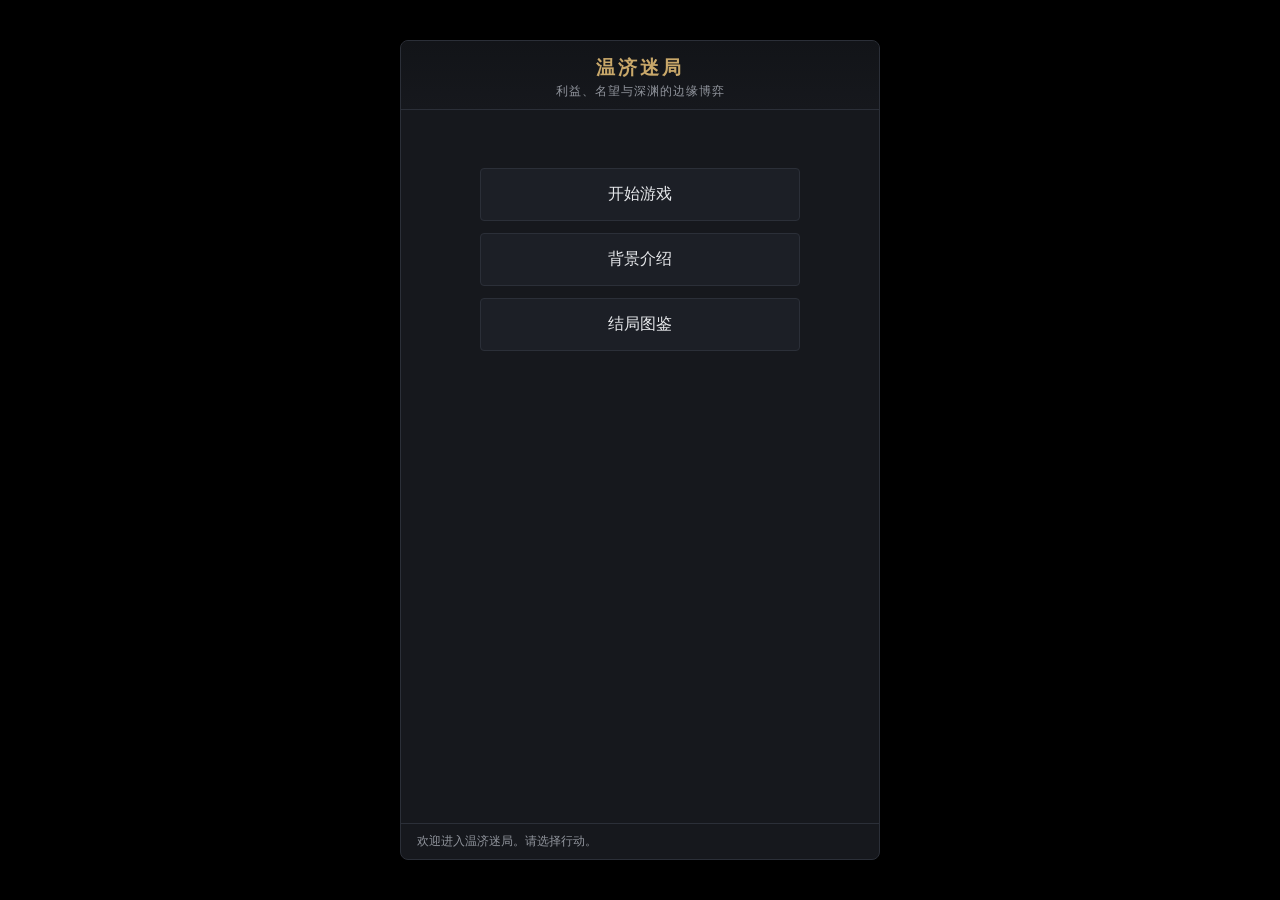
<file: chapters/ai/story.html>
<!DOCTYPE html>
<html lang="zh-CN">
<head>
<meta charset="UTF-8">
<meta name="viewport" content="width=device-width, initial-scale=1.0">
<title>温济迷局</title>
<style>
:root{--bg:#0c0d10;--card:#16181d;--tx:#e6e8eb;--tx2:#90949c;--gold:#c9a86a;--bar:#22252a;--bd:#2b2f38;}
*{box-sizing:border-box;margin:0;padding:0}
html,body{height:100%}
body{font-family:-apple-system,BlinkMacSystemFont,"PingFang SC","Hiragino Sans GB","Microsoft YaHei",serif;background:var(--bg);color:var(--tx);display:flex;justify-content:center;align-items:center;padding:8px}
#game-container{width:100%;max-width:480px;height:min(calc(100dvh - 16px),820px);background:var(--card);box-shadow:0 10px 40px rgba(0,0,0,.7);border-radius:8px;border:1px solid var(--bd);display:flex;flex-direction:column;overflow:hidden}
header{flex:none;padding:14px 16px 10px;text-align:center;border-bottom:1px solid var(--bd);background:linear-gradient(180deg,#121418,#16181d)}
h1{font-size:1.2rem;color:var(--gold);letter-spacing:3px;font-weight:600}
.subtitle{font-size:.72rem;color:var(--tx2);margin-top:3px;letter-spacing:1px}
#turn-indicator{margin-top:8px;font-size:.78rem;color:#fff;background:#0f1013;display:inline-block;padding:2px 12px;border-radius:12px;border:1px solid var(--bd)}
#stats-panel{flex:none;display:grid;grid-template-columns:1fr 1fr;gap:8px 16px;padding:10px 16px;background:rgba(0,0,0,.25);border-bottom:1px solid var(--bd)}
.stat-label{font-size:.72rem;color:var(--tx2);display:flex;justify-content:space-between;margin-bottom:3px}
.progress-bar{height:5px;background:var(--bar);border-radius:3px;overflow:hidden}
.progress-fill{height:100%;transition:width .4s ease}
.fill-stat1{background:#3fa169}.fill-stat2{background:#3e7cd4}.fill-stat3{background:#d4433e}.fill-stat4{background:#d43e8d}
#game-area{flex:1;min-height:0;padding:18px 16px;overflow-y:auto;-webkit-overflow-scrolling:touch}
#game-area::-webkit-scrollbar{width:4px}
#game-area::-webkit-scrollbar-thumb{background:#33373f;border-radius:2px}
.menu-container{display:flex;flex-direction:column;gap:12px;max-width:320px;margin:40px auto 0}
.menu-btn{background:#1c1f26;border:1px solid var(--bd);padding:15px;cursor:pointer;transition:all .25s;text-align:center;border-radius:4px}
.menu-btn:hover{border-color:var(--gold);color:var(--gold);background:#232730}
.category-container{display:flex;flex-direction:column;gap:10px}
.category-card{background:#1c1f26;border:1px solid var(--bd);padding:15px;cursor:pointer;transition:all .25s;border-radius:4px}
.category-card:hover{border-color:var(--gold);transform:translateY(-1px)}
.cat-title{font-size:1rem;color:var(--gold);font-weight:600;margin-bottom:3px}
.cat-desc{font-size:.78rem;color:var(--tx2);line-height:1.4}
.pick-hint{font-size:.8rem;color:var(--tx2);margin-bottom:12px;text-align:center}
.event-box,.result-screen{animation:fadeIn .35s ease}
.event-tag{font-size:.72rem;color:var(--gold);letter-spacing:1px;margin-bottom:5px}
.event-tag .fu{display:inline-block;margin-left:6px;padding:0 6px;border:1px solid var(--gold);border-radius:8px;font-size:.66rem}
.event-title{font-size:1.08rem;color:#fff;margin-bottom:12px}
.event-desc{font-size:.88rem;line-height:1.7;color:#c4c7cc;margin-bottom:16px;background:rgba(0,0,0,.18);padding:13px;border-radius:4px;border-left:2px solid var(--gold)}
.choice-btn{background:#1c1f26;border:1px solid var(--bd);color:#d1d5db;padding:12px 14px;width:100%;text-align:left;margin-bottom:9px;cursor:pointer;transition:all .2s;border-radius:4px;font-size:.88rem;line-height:1.5;font-family:inherit}
.choice-btn:hover{border-color:var(--gold);color:#fff;background:#232730}
.result-title{font-size:.95rem;color:var(--gold);margin-bottom:10px}
.result-text{font-size:.88rem;line-height:1.75;color:#d1d5db;background:rgba(0,0,0,.25);padding:14px;border-radius:4px;margin-bottom:18px}
.ending-screen{text-align:center;padding:10px 4px;animation:fadeIn .5s ease}
.ending-icon{font-size:2.8rem}
.ending-title{font-size:1.3rem;color:var(--gold);margin:10px 0 12px;font-weight:600}
.ending-desc{font-size:.88rem;line-height:1.8;color:#c4c7cc;margin-bottom:20px;text-align:justify;background:rgba(0,0,0,.2);padding:14px;border-radius:4px}
.btn-action{background:var(--gold);color:#0c0d10;border:none;padding:10px 22px;font-weight:600;cursor:pointer;border-radius:4px;margin:4px;font-size:.88rem;font-family:inherit}
.btn-secondary{background:transparent;color:var(--tx);border:1px solid var(--bd);padding:9px 20px;cursor:pointer;border-radius:4px;margin:4px;font-size:.88rem;font-family:inherit}
.center{text-align:center;margin-top:16px}
#log-area{flex:none;padding:9px 16px;font-size:.76rem;color:var(--tx2);border-top:1px solid var(--bd);min-height:36px;display:flex;align-items:center}
.story-section{background:rgba(0,0,0,.2);padding:13px;border-radius:4px;margin-bottom:12px;line-height:1.7;font-size:.84rem;color:#c4c7cc}
.story-section p{margin-bottom:8px}.story-section p:last-child{margin-bottom:0}
.character-card{background:#1a1c22;padding:10px 12px;margin-bottom:8px;border-left:2px solid var(--gold);border-radius:0 4px 4px 0}
.character-name{color:var(--gold);font-weight:600;margin-bottom:3px;font-size:.86rem}
.character-desc{font-size:.78rem;color:var(--tx2);line-height:1.5}
.endings-gallery{display:grid;grid-template-columns:1fr 1fr;gap:10px;margin:12px 0}
.ending-card{background:#1a1c22;padding:14px 10px;border:1px solid var(--bd);border-radius:4px;text-align:center}
.ending-card.locked{opacity:.35}
.ending-card.unlocked{border-color:var(--gold);cursor:pointer}
.ending-card .ic{font-size:1.6rem;margin-bottom:6px}
.ending-card .t{font-size:.84rem;color:var(--gold);margin-bottom:3px}
.ending-card .h{font-size:.7rem;color:var(--tx2)}
@keyframes fadeIn{from{opacity:0;transform:translateY(6px)}to{opacity:1;transform:translateY(0)}}
.hidden{display:none!important}
</style>
</head>
<body>
<div id="game-container">
<header>
<h1>温济迷局</h1>
<div class="subtitle">利益、名望与深渊的边缘博弈</div>
<div id="turn-indicator" class="hidden"></div>
</header>
<div id="stats-panel" class="hidden">
<div><div class="stat-label"><span>利润</span><span id="val-stat1"></span></div><div class="progress-bar"><div class="progress-fill fill-stat1" id="bar-stat1"></div></div></div>
<div><div class="stat-label"><span>掌控力</span><span id="val-stat2"></span></div><div class="progress-bar"><div class="progress-fill fill-stat2" id="bar-stat2"></div></div></div>
<div><div class="stat-label"><span>丑闻度</span><span id="val-stat3"></span></div><div class="progress-bar"><div class="progress-fill fill-stat3" id="bar-stat3"></div></div></div>
<div><div class="stat-label"><span>亲密度</span><span id="val-stat4"></span></div><div class="progress-bar"><div class="progress-fill fill-stat4" id="bar-stat4"></div></div></div>
</div>
<div id="game-area"></div>
<div id="log-area"></div>
</div>

<script>
const CFG={maxTurn:12,init:[50,50,10,50]};

const ENDINGS={
bad_scandal:{id:"全线溃败",title:"全线溃败",icon:"⚡",desc:"关于两人的传闻终于在圈层内彻底引爆。温济集团的生物医药全链条业务受舆论冲击引发连锁调查，旗下私立医院与供应渠道遭遇全面抵制。名誉尽毁，大门紧闭，你被隔绝在一切体面生活之外，而那个年轻男人也已抽身回归家族自保，留下不可收拾的残局。"},
bad_collapse:{id:"暗淡退场",title:"暗淡退场",icon:"🥀",desc:"掌控力的丧失与利益的断流让你彻底边缘化。你在温济集团的棋盘上沦为无足轻重的弃子，女儿如期完成了她的体面婚事，丈夫守着冷漠的相敬如宾，所有人都在自己的轨道上前行，唯独你失去了所有话语权与存在感。"},
co_ruler:{id:"幕后权柄",title:"幕后权柄",icon:"👑",desc:"经过整整一年的缜密布局，你在温济生物医药的暗流中站稳了脚跟。凭借惊人的掌控力与他私下默许的特权，你悄无声息地主导了多个核心渠道的利益分配。在维持家族表面荣光的同时，你已成为那座庞大医疗帝国深处不可替代的决策者。"},
indulgence:{id:"深渊羁绊",title:"深渊羁绊",icon:"🍷",desc:"规则被尽数撕碎。集团的发展如常推进，但两人之间的关系早已脱轨。在极度紧密的私密联系与情感纠葛中，他享受着你对他的牵制，而你也习惯了这种危险的纵容。你们在体面外壳下共享着只属于两人的隐秘特权。"},
iron_lady:{id:"冷酷独行",title:"冷酷独行",icon:"♟️",desc:"你彻底利用了这段关系，将所有筹码收拢到自己手中。温济集团的数项专利投资成为你的个人护城河，你在资本席位上赢得了绝对的主动权。情感被彻底抽离，哪怕是他也只能重新以纯粹理性的目光注视你这位真正的博弈对手。"},
equilibrium:{id:"体面暗涌",title:"体面暗涌",icon:"⚖️",desc:"十二个月过去，一切平稳如水。温济生物医药依然稳居行业鳌头，女儿的订婚宴盛大圆满，丈夫依然维持着得体的体面。没有人察觉那场发生过的隐秘涟漪，你在这场危险的博弈中毫发无损，将秘密永远锁入了高墙。"}
};

/* 事件构造：E(id,类别,标题,描述,选项A,选项B,{req,fu,g})
   选项 = [文字,结果,[利润,掌控,丑闻,亲密],设置的flag(可选)]
   fu=后续事件(优先触发)；g=数值门槛事件(触发权重更高) */
const E=(id,cat,title,desc,a,b,o)=>Object.assign({id,cat,title,desc,ch:[a,b],req:()=>true},o||{});
const after=(s,k)=>s.f[k]&&s.f[k]<s.turn;

const EVENTS=[
/* ===== cat1 商业 ===== */
E("b1","cat1","特殊原料供应危机","温济核心抗癌药的特种植物原料产地出了变故。温成资主张动用备用渠道强行压价，温其琛在晨会上没有表态，散会后把质检数据递到了你面前。",
["动用人脉打通替代产地，稳扎稳打","你联系旧相识为温济补上了原料缺口。温成资对这桩干练的处置颇为赞许，温其琛在车上淡淡扫了你一眼，收下了这份人情。",[12,8,-2,2],"b1a"],
["支持压价，把季报利润做到最漂亮","账面数据亮眼，但下游几家合作医院传出了微词，公关渠道暂时把动静压了下去。",[18,-4,8,-2],"b1s"]),
E("b2","cat1","专利壁垒与合资谈判","一家外资器械巨头想绕开温济的专利壁垒。温其琛打算用法务手段封杀对方，而你手里恰好有对方高管的背景资料。",
["主导非公开会面，逼对方签下全面授权","你在包厢里不动声色地谈完，为温济锁死了五年独家渠道。温其琛倚在门边看你收起文件，眼里多了一点探究。",[15,14,4,4],"b2d"],
["不插手，让家族律师团全面围剿","诉讼声势浩大，对方很快妥协，但财经媒体开始连番追问温济的垄断地位。",[8,-2,10,-2]],{g:1,req:s=>s.c>=55}),
E("b3","cat1","温稚嘉的资助请求","继弟温稚嘉找到你，希望温济以集团名义赞助他的先锋音乐会。温成资不喜欢他在艺术上花心思，温其琛则冷眼旁观。",
["以艺术基金名义资助，化解家里的暗流","赞助办得很体面，稚嘉道谢时恭顺得挑不出毛病。温其琛晚上发来一条简短的信息，只字没提赞助，却问了你周末的安排。",[-6,10,-4,8],"b3a"],
["客气回绝，维持温家原有的平衡","稚嘉低眉顺眼地道谢离开，没起波澜。温其琛在聚餐时态度自若，显然这符合他的预期。",[4,6,-2,-2]]),
E("b4","cat1","私立疗养院董事会扩充","温济旗下的高端疗养院要增补两名独立董事。温成资想安插旧部，温其琛却在材料上圈出了空缺，把签字笔留在了你面前的桌沿。",
["推荐你在名媛圈结识的资深财会人士","新董事顺利入驻，你在疗养院的财务流向上有了直接的眼线。温其琛看着名单，评价这是一手漂亮的回旋。",[10,16,2,6]],
["让温其琛全权定夺，不碰核心资产","他安插了自己的班底，集团上下再次称赞这位继承人的执行力，而你仍是被庇护的贵客。",[8,-5,-4,8]],{g:1,req:s=>s.c>=60}),
E("b5","cat1","压价的后遗症","上月压价的后果浮出水面：三家合作医院联名致函，要求温济说明原料品质。温成资把信放在桌上，没有评论，只是看着你。",
["主动整改并补偿，把事情压回内部","整改花了一笔钱，但联名信被撤回，财经版面没有出现任何标题。",[-10,4,-8,0]],
["动用公关渠道强行压下，对医院施压","风波暂时平息，医院方面却记住了这笔账，圈子里多了几句不太好听的话。",[6,-2,10,0],"b5p"],{fu:1,req:s=>after(s,"b1s")}),
E("b6","cat1","独家渠道的加码","你促成的授权协议让对方尝到了甜头，现在他们主动提出追加合作，条件是温济开放一部分原料配额。",
["接受加码，扩大合作规模","合作规模翻了一倍，利润可观，只是温济对外资伙伴的依赖又深了一层。",[14,6,4,0]],
["只续一年，保留谈判余地","对方有些失望，但尊重你的谨慎。温其琛评价你「手很稳」。",[6,4,-2,0]],{fu:1,req:s=>after(s,"b2d")}),
E("b7","cat1","绕开你的闭门会","你偶然发现，温成资在没有通知你的情况下召开了一场闭门会，议题涉及你分管的渠道。会议室门口站着温稚嘉，礼貌地向你点头。",
["请温其琛出面，把你的位置重新放回会议桌","他笑着答应了，转身进去的时候说：「那您欠我一次。」你知道这笔账会以什么形式还。",[4,-6,0,10]],
["自己推门旁听，直接让所有人看见你","你在众目之下落座，温成资眼神微沉，却没有赶你。你拿回了话语权，也多了一个对手。",[0,10,6,-4]],{g:1,req:s=>s.c<=45}),
E("b8","cat1","署名的项目","温其琛把一份新药渠道合作书推到你面前，署名栏里写着你的名字：「这个项目，我想让您来牵头。」",
["接受署名，牵头这个项目","项目启动顺利，你的名字第一次出现在集团内部公告上。温其琛站在落地窗前，没有回头，只是说：「果然没看错。」",[12,8,8,10],"b8a"],
["婉拒署名，建议以集团名义推进","他挑了挑眉，没有勉强，只把名字划掉。项目照常推进，你的名字没有留下痕迹。",[4,4,-4,-4]],{g:1,req:s=>s.i>=60}),
E("b9","cat1","「您看着办」","你呈上的渠道方案，温其琛只回了四个字：「您看着办。」之后几天他在会上对你的提案不置可否，礼貌得像对待一位陌生的外部顾问。",
["把决定权拉回来，自己拍板推进","你不再等他表态，直接签了字。结果不错，只是他看你的眼神里多了一点距离。",[6,8,0,-6]],
["附上详尽的风险分析，等他的回应","他看完批注，难得地回了一条长消息，末尾加了一句：「您比我想得更细。」",[-2,4,0,8]],{g:1,req:s=>s.i<=42}),
E("b10","cat1","稚嘉的音乐会邀请","你资助过的音乐会如期举行，稚嘉亲自递来邀请函，请你坐前排。温成资的助理也在宾客名单上。",
["出席，礼貌地听完整场","全场安静。稚嘉演奏完向你的方向鞠躬，抬头时神情平静得看不出任何东西。温成资的助理在中场记了几笔。",[0,4,6,6]],
["托词缺席，只送了花篮","花篮很体面，场面很安全。稚嘉发来一条短信道谢，措辞端正，没有多余的字。",[0,0,-2,0]],{fu:1,req:s=>after(s,"b3a")}),
E("b11","cat1","Lorenzo 的田野数据合作","Lorenzo 教授递来一份「人类学与再生医学交叉研究」的合作书，要求共享部分医疗数据。温其琛读完，微微挑眉：「老师从不白给人情。」",
["签下合作，在可控范围内共享数据","Lorenzo 笑着握了手，目光在你脸上多停了一秒。科研基金很快到账。",[12,-4,8,0],"b11a"],
["婉拒，转投合规的研究机构","他没有追问，只是遗憾地摇了摇头，说「好的数据，总会找到出口」。",[-6,6,-4,0]]),
E("b12","cat1","药监口的例行核查","药监部门对一款特管药的供货记录发起了例行核查，时间点巧得让人不安。温成资让你「配合一下」，语气平淡。",
["主动提交完整材料，把流程走干净","核查顺利结束，没有留下任何口实。温成资对你的谨慎不置可否，但再没有人提起这件事。",[-8,4,-12,0]],
["请人打招呼，把核查压缩到最短","核查三天就结束了，但你欠下了一个不该欠的人情。",[-4,8,8,0]],{g:1,req:s=>s.s>=35})
,
/* ===== cat2 社交 ===== */
E("s1","cat2","年度慈善晚宴座次","沈婉秋负责排座，宋薇薇私下散布你和温家准女婿走得太近的闲话。主桌名单尚有争议，沈婉秋笑着征求你的建议。",
["以温济大额捐赠为由，把宋薇薇调离主厅","宋薇薇脸色难看却不敢发作，太太圈的风向倒向了你。温其琛作为赞助代表，在全场目光中把第一杯香槟递到你手里。",[-8,12,6,6],"s1a"],
["安排镜仪与温其琛同坐主位，自己退居次席","温家与任家联姻的美誉度再升，流言不攻自破。只是整场晚宴，温其琛的视线几乎没在舞台中心停过。",[0,-2,-12,4]]),
E("s2","cat2","画展偶遇","丈夫任涉川陪着美甲师葛宜之出席私人画廊预展，被你撞个正着。任涉川神色局促，葛宜之谨慎而卑微，不远处几位熟人在低声交谈。",
["从容上前，替丈夫向画廊主理人引荐","你温和而疏离的姿态让任涉川羞愧难当，葛宜之甚至不敢抬头。场面被化成一场寻常寒暄，太太团对你的涵养赞不绝口。",[0,8,-14,2],"s2a"],
["冷淡颔首离开，再在温其琛的车上提起此事","任涉川心神不宁地赶回了家。温其琛听完，漫不经心地转着方向盘，嘴角带着一点若有若无的笑意。",[0,4,4,14],"s2b"]),
E("s3","cat2","匿名敲诈信","一封匿名快件寄到你的私人信箱，里面是地下车库里温其琛俯身靠在你车窗前的模糊侧影。对方开价不菲，三日内汇入海外账户。",
["交给温其琛，由他动用集团的安全渠道处理","次日发件人的联系方式彻底注销，底片原封不动送回你的梳妆台。温其琛只说：「这种粗劣的手段，不值得您费心。」",[-10,-4,-20,10]],
["自己找私人调查员封口，不惊动他","你花重金买断了源头，保全了自己的独立底线，也没在他面前露出慌乱。",[-15,12,-15,-4],"s3p"],{g:1,req:s=>s.s>=35}),
E("s4","cat2","女儿的深夜求助","镜仪回家，神色郁郁寡欢。她说在温其琛面前总觉得隔着一层雾，怎么乖巧也够不到他，语气里满是疲惫。",
["安慰她，并指点如何迎合温家的规矩","镜仪靠在你怀里平静下来，又变回那个完美的乖乖女。温其琛随后几天对她温和了些，看你的眼神却更淡了。",[0,2,-8,-12]],
["劝她不必勉强，适度保持独立","镜仪若有所思地回了房间。这番话拉近了母女的距离，也悄悄松动了温家自上而下的节奏。",[0,6,2,6]],{g:1,req:s=>s.i<=45}),
E("s5","cat2","沈婉秋的试探","沈婉秋单独约你喝下午茶，笑容温柔：「听说镜仪和温少快要办仪式了，您真有福气。外头的闲话，您别往心里去。」她一句不提，却什么都问到了。",
["顺势送上温济康养的合作机会，把她绑上同一条船","她笑得更真诚了，也更舍不得你出事了。",[8,6,-8,0],"s5a"],
["装糊涂，拉上施雅致一起打圆场","场面圆了过去，可你没有真正拿到任何筹码。",[0,-6,-4,0]]),
E("s6","cat2","钱娆的嫉妒","钱娆在茶会上「无意」提起：「听说镜仪嫁得这么好，真是福气，不像我家孩子，还得靠捐楼入学呢。」满桌的笑意僵了一下。",
["借机反击，点出钱家孩子「捐校入学」的旧事","钱娆脸色惨白，茶会上每一双眼睛都记住了你的锋利。",[0,12,8,0],"s6e"],
["笑着替她解围，转手给她孩子安排了体面的实习","钱娆欠了你一个人情，嘴也暂时闭上了。",[-8,4,-10,0]]),
E("s7","cat2","周曼殊的茶盏","周曼殊请你喝茶。她翻出一叠照片，是镜仪与 Lorenzo 在咖啡厅的背影，语气平淡：「做母亲的，该管的要管。你说呢？」她没提温其琛，可每一口茶都有分量。",
["顺着她的话，把她的注意力引向镜仪，换取自己的松绑","周曼殊满意地点了点头。你得到了喘息，代价是镜仪被推到了前面。",[0,12,-10,-8]],
["替镜仪压下这件事，反过来查清照片的来源","你保住了女儿，也让周曼殊对你多了一层怀疑。",[-6,-4,8,6],"s7z"],{g:1,req:s=>s.turn>=4}),
E("s8","cat2","书房里的等候","那次画展之后的深夜，任涉川在书房等你，桌上放着两杯茶。他想谈谈葛宜之，语气克制：「我想你应该知道真相。」",
["坐下来坦诚谈，把边界划清楚","你们谈了很久。他没有辩解，也没有隐瞒，最后说会和葛宜之保持距离。这一夜，你们谁都没有失态。",[0,6,-6,-4]],
["说一句「很晚了」，起身离开","他没有拦你。书房的灯亮到了天明。你没有得到答案，也没有失去任何筹码。",[0,-2,4,8]],{fu:1,req:s=>after(s,"s2a")||after(s,"s2b")}),
E("s9","cat2","沈婉秋的回礼","沈婉秋送来一份回礼，附了一张药监口人脉的名片：「您帮了我，我自然也要帮您。」她笑得很得体，也很有分寸。",
["收下人脉，往后用得上","这张名片在后来的某个下午派上了用场，但你也知道，人情从来不是单向的。",[6,6,4,0]],
["婉拒，保持清爽的距离","她笑着收回名片，说「您真是谨慎」。你们之间的关系，维持在恰到好处的位置。",[0,2,-4,0]],{fu:1,req:s=>after(s,"s5a")}),
E("s10","cat2","调查员的加价","你雇的调查员发来消息：他手里还有一份「备份」，想要再加一笔。他的语气恭敬，却清楚自己握着什么。",
["付钱了结，换取彻底销毁","又一笔钱出去，换回了一张签字的销毁确认书。你不确定它值多少，但至少睡得着。",[-10,0,-8,0]],
["反制施压，让他知道你也有他的把柄","你用一份旧案线索让他闭了嘴，事情压了下去，只是这种方式，你自己也不想多用。",[-4,10,6,-4]],{fu:1,req:s=>after(s,"s3p")}),
E("s11","cat2","宋薇薇的示好","你的掌控力在圈里已不是秘密。宋薇薇亲自登门，带着一份厚礼，希望你向温家引荐她丈夫的经纪公司。",
["收下人情，酌情引荐","她从此在太太团里成了你最响亮的声音，只是你知道，这种忠诚是有价的。",[4,10,2,0]],
["冷处理，让她继续在门外等","她红着脸离开。太太团里的议论少了，只是有人开始觉得你难以接近。",[0,4,-4,0]],{g:1,req:s=>s.c>=65}),
E("s12","cat2","默契得过分","慈善拍卖现场，有人当众问起你和温家的关系。你还没开口，温其琛已经含笑接过话头，语气自然得像在说一件无关紧要的小事。",
["笑着道谢，随后当面与他保持距离","场面平稳过去。他看着你的背影，嘴角弯了一下，像在记下一个新的有趣之处。",[0,6,-4,-4]],
["顺着他的节奏，把这场戏配合到底","全场都以为这是一次得体的社交，只有你们两个人知道，其中有几分真。",[0,-4,8,10]],{g:1,req:s=>s.i>=65})
,
/* ===== cat3 私域 ===== */
E("p1","cat3","暴雨夜的半山私宅","任涉川出差，镜仪留宿学校。一场暴雨把温其琛滞留在你家。他换了干爽的衬衫，站在走廊尽头看着你，身上带着广藿香与烟草的极淡冷香。",
["为他倒一杯温水，催他去客房休息","他接过水杯时，指尖碰到了你的手背。他没有退开，低头看着你，语气带着调侃：「这么急着赶我走？」",[0,-4,4,14],"p1a"],
["冷淡告诫他注意分寸，各自回房锁门","他笑了笑，后退半步，客气地道了声晚安。整夜客房没有任何动静，气氛却沉得让人难以入眠。",[0,10,-4,-8]]),
E("p2","cat3","高定沙龙的试衣间","在会员制礼服沙龙里，你正对着镜子整理后背的拉链。帘子被挑开一条缝，温其琛走进来，顺手将内侧的锁扣上了。",
["任由他站在身后，替你把拉链拉上","他的手指在你后颈停了一瞬，目光在镜中与你相撞。直到店员在帘外轻声询问，他才慢条斯理地收手离开。",[0,-8,8,18],"p2a"],
["反手夺过拉链，要求他立刻出去","他挑了挑眉，拉开门帘，甚至得体地替店员接过托盘。他没有生气，眼底浮起的是发现新有趣之处的兴味。",[0,8,-2,2]],{g:1,req:s=>s.i>=55}),
E("p3","cat3","书房暗格的钥匙","温其琛在自己的公寓里，当着你的面打开了书桌内侧的暗格。里面是温济数份未公开的股权代持书，他把其中一枚印鉴递了过来。",
["接过印鉴，收下这份信任与牵扯","你接过了沉甸甸的印鉴。他凑到你耳侧低声笑了一句。这不只是利益共享，更是某种深不见底的同谋。",[15,12,6,20],"p3a"],
["把暗格合上，拒绝卷入他最深的秘密","你退后一步。他收回手，眼里的温度淡了几分，换成了纯粹的理智。他锁好暗格，没再提这件事。",[0,6,-6,-14]],{g:1,req:s=>s.i>=70}),
E("p4","cat3","露台上的较量","夜色渐深，他在露台上拿出一份准备递交董事会的决议，握着你的手腕，看似温和地把你按进扶手椅：「这件事，您来签字，好不好？」",
["抽出手，居高临下地审视他","你没有顺从。他静静看着你，随后收回文件，低笑出声。你守住了主导，他眼里的兴趣反而更浓。",[5,15,0,6]],
["顺着他的力道坐下，签下自己的名字","你签了字，他在你指尖落下一个极轻的吻。他得到了预想的顺从，而你也彻底绑上了这条飞速向前的船。",[12,-6,8,15]],{g:1,req:s=>s.c>=65&&s.i>=60}),
E("p5","cat3","礼貌得像陌生人","他按约定来吃饭，迟到了二十分钟，礼貌地道歉，举止滴水不漏，却像在应付一位无关紧要的长辈。整顿饭他没有看你一眼。",
["饭后主动约他到露台喝一杯","他意外地笑了：「您很少主动。」酒杯碰在一起，他的眼神终于落在了你身上。",[0,-4,4,14]],
["顺着他的客气，只谈正事","他很配合，三言两语谈完事务。你拿回了节奏，他的距离也拉得更远。",[2,6,0,-8]],{g:1,req:s=>s.i<=40}),
E("p6","cat3","被安排好的行程","你发现自己下周的行程、司机甚至衣帽间的定制都已被人「贴心」安排妥当。温其琛靠在门边，语气柔和：「您什么都不用操心，我替您想好了。」",
["默许，享受被照顾的安排","他心情很好，替你理了理披肩。你清楚，这份体贴里，有一点你不该交出去的东西。",[0,-8,0,10]],
["当面把自主权要回来","他愣了半秒，然后笑着点头：「是我考虑不周。」你拿回了主动，他看你的目光却深了几分。",[0,14,2,-6]],{g:1,req:s=>s.c<=40}),
E("p7","cat3","纸牌与硬币","他在客厅里表演近景魔术，指间的硬币忽隐忽现：「猜猜看，在哪只手？」他笑得无辜。你知道他在试探：试探你会不会为了一场游戏认输。",
["配合他，故意猜错","他满意地摊开手掌：「您总是这么给面子。」",[0,-6,0,14]],
["当场点破手法，让他的得意落空","他愣了半秒，随即笑出声：「有意思，您比我想的还难骗。」",[0,12,0,-4],"p7m"]),
E("p8","cat3","他今晚不太说话","温其琛坐在你家的客厅里，手机屏幕朝下扣在桌上，指尖在杯沿上轻轻敲着。温成资的几条消息，他一条也没有回。",
["递上一杯酒，什么都不问","他接过酒杯，过了很久才开口：「您从来不问，这一点很难得。」",[0,-4,0,12]],
["直接问他：你父亲又想要什么？","他先是一怔，随后笑了：「还是您直接。」他挑了几句说出来，足够你拿来做判断。",[0,8,0,-4]]),
E("p9","cat3","落在你家的袖扣","暴雨夜的第二天，温其琛发来消息，说有一枚袖扣落在了你家，语气随意：「不急，您方便的时候给我就好。」",
["亲自送过去，当面交还","他在门口接过袖扣，指腹擦过你的掌心，笑着说了句「辛苦您」。这一趟本可以不去。",[0,-2,6,6]],
["交给管家，让司机送去","他收到后回了个简短的「多谢」，之后好几天没再联系，像是把这件事折了起来。",[0,6,-4,-6]],{fu:1,req:s=>after(s,"p1a")}),
E("p10","cat3","魔术的赌注","他又来了，这次放下一枚硬币：「上次您赢了我，这次，我们赌一件事。您赢了，我答应您一件事。」他的笑意很淡，眼神却很认真。",
["赢了之后，要他在镜仪面前多一些真诚","他沉默了几秒，点了头：「这个要求，倒是我没想到的。」",[0,8,0,4]],
["赢了之后，要一份核心项目的内幕","他笑着把文件推过来：「您真是不肯吃亏。」你拿到了信息，也看到了他眼里一闪而过的兴味。",[8,6,2,-2]],{fu:1,req:s=>after(s,"p7m")}),
E("p11","cat3","印鉴的去向","温成资察觉那枚印鉴不在儿子手里，在餐桌上不动声色地问了一句。温其琛端着酒杯，目光轻轻扫向你，显然把选择权留给了你。",
["主动交还印鉴，把事情化解在餐桌之下","温成资点了点头，没有追问。你们都知道发生了什么，却谁也没有说出口。",[-6,-8,-10,-6]],
["将计就计，让温成资以为印鉴仍在他手里","一场不动声色的博弈。你拿到了更多利益，也把自己更深地绑在了这个秘密里。",[10,10,12,0]],{fu:1,req:s=>after(s,"p3a")}),
E("p12","cat3","订婚宴提前","晚餐时镜仪提出，想把订婚宴提前一个月。她说话时看了母亲一眼，温其琛靠在椅背上，也看着你，神情是礼貌的期待。",
["支持提前，让一切尽早尘埃落定","镜仪露出放心的笑，温成资点头称许。温其琛在桌下没有任何动作，只是眼神淡淡地挪开了。",[0,-4,-6,6]],
["建议延后，理由是时间太仓促","镜仪有些失落，温其琛却若有所思地看了你一会儿，嘴角弯了弯。",[0,6,4,-6]],{g:1,req:s=>s.turn>=3})
];

/* 兜底事件：当该类别没有可触发的新事件时使用，可重复 */
const FB={
cat1:{id:"fb1",cat:"cat1",title:"例行月度汇报",desc:"这个月没有大事。财务总监送来了月度报表，温其琛翻了两页，把问题留给了你：「您看看，哪里能再紧一点？」",ch:[["压缩开支，保守经营","账面稳了一些，没有人注意到这个月你做过什么。",[6,2,0,0]],["加大投入，试探新赛道","风险与收益并存，团队的积极性被点了起来。",[2,4,2,0]]]},
cat2:{id:"fb2",cat:"cat2",title:"平静的茶会","desc":"又是一次例行的太太团下午茶，话题绕着孩子、首饰和新开的疗养中心打转，没有人提起不该提的事。",ch:[["谈笑自如，维持体面","你滴水不漏地应付了每一个话头，一切如常。",[0,2,-4,0]],["提前离席，节省精力","你找了个得体的理由离开，少了一些麻烦，也少了一些信息。",[0,0,0,0]]]},
cat3:{id:"fb3",cat:"cat3",title:"平常的一个晚上",desc:"这一晚没有特别的事。温其琛发来一条消息，问您有没有新的茶可以推荐，语气随意，像是只想说说话。",ch:[["回一条消息，聊几句茶","他回得很快，话题从茶聊到了他最近在读的人类学论文。",[0,0,0,5]],["不回复，保持距离","他没有再发消息，这一晚过得很安静。",[0,2,0,-3]]]}
};

const $=id=>document.getElementById(id);
const area=$("game-area"),logEl=$("log-area"),turnEl=$("turn-indicator"),panel=$("stats-panel");
let unlocked=[];
let state={turn:1,p:50,c:50,s:10,i:50,used:[],f:{}};
const rand=a=>a[Math.floor(Math.random()*a.length)];
const clamp=v=>Math.max(0,Math.min(100,v));

function loadU(){try{const v=localStorage.getItem("wenji_secret_endings_v2");if(v)unlocked=JSON.parse(v)}catch(e){}}
function saveU(){try{localStorage.setItem("wenji_secret_endings_v2",JSON.stringify(unlocked))}catch(e){}}

function showMainMenu(){
  panel.classList.add("hidden");turnEl.classList.add("hidden");
  area.innerHTML=`<div class="menu-container"><div class="menu-btn" onclick="startGame()">开始游戏</div><div class="menu-btn" onclick="showBackground()">背景介绍</div><div class="menu-btn" onclick="showEndingsGallery()">结局图鉴</div></div>`;
  logEl.innerText="欢迎进入温济迷局。请选择行动。";area.scrollTop=0;
}

window.showBackground=()=>{
  area.innerHTML=`<div class="event-box"><div class="event-tag">档案记录</div><div class="event-title">背景与脉络</div>
<div class="story-section"><p><strong>集团背景：温济生物医药</strong></p><p>温济并非寻常商贾，而是生物医药领域的隐形巨头。前身为清末御医创立的“温济堂”，历经数代转型，如今坐拥中西成药、原料供应、私立专科医院、前沿再生医学乃至特殊管制药品的垄断级供应链。温家行事低调，深居幕后，在政商两界树大根深。</p></div>
<div class="story-section"><p><strong>你的身份与处境</strong></p><p>你是任涉川的妻子、任镜仪的母亲。保养得宜，风姿卓越，生活优渥体面，但婚姻早已沦为仪式化的相敬如宾。那个静谧的圣诞夜，女儿未来的夫婿——温济唯一的继承人温其琛，在流理台前从身后握住了你关水龙头的手。</p></div>
<div class="story-section"><p><strong>核心人物</strong></p>
<div class="character-card"><div class="character-name">温其琛（21岁）</div><div class="character-desc">温济继承人，你女儿的未婚夫。教养顶尖，松弛温润，骨子里却淡漠傲岸。他厌倦按部就班的人生，享受让对方在理智与诱导中主动靠近的过程。</div></div>
<div class="character-card"><div class="character-name">任镜仪（18岁）</div><div class="character-desc">你的女儿。温婉文静，依赖你，也在无意识中承担着你的情感需求。即将嫁入温家，内心却渴望打破被规划好的完美人生。</div></div>
<div class="character-card"><div class="character-name">任涉川（38岁）</div><div class="character-desc">你的丈夫，知名建筑设计公司CEO。成熟儒雅，克制体贴，恪守责任，却在生活的琐碎中，把精神寄托悄悄转向一位拼命生活的单亲母亲。</div></div>
<div class="character-card"><div class="character-name">温成资 / 温稚嘉</div><div class="character-desc">前者冷血理性，视一切为利益砝码；后者是温家养子，清瘦安静的音乐生，表面温顺，心思深沉。</div></div></div>
<div class="story-section"><p><strong>博弈规则</strong></p><p>12个月，每月选一类事务处理。事件不会重复，上月的选择可能带来后续；不同的数值状态，会触发不同的事件。</p><p>• <strong>利润</strong>：稳固商业利益，为博弈构筑底气</p><p>• <strong>掌控力</strong>：不在权势与支配中丧失主动权</p><p>• <strong>丑闻度</strong>：一旦爆表即是毁灭</p><p>• <strong>亲密度</strong>：温其琛对你的执着与依赖</p></div>
<div class="center"><button class="btn-action" onclick="showMainMenu()">返回主菜单</button></div></div>`;
  area.scrollTop=0;
};

window.showEndingsGallery=()=>{
  loadU();
  const cards=Object.values(ENDINGS).map(e=>{const u=unlocked.includes(e.id);
    return `<div class="ending-card ${u?"unlocked":"locked"}" ${u?`onclick="showEndingDetail('${e.id}')"`:""}><div class="ic">${u?e.icon:"🔒"}</div><div class="t">${u?e.title:"???"}</div><div class="h">${u?"点击查看档案":"未解锁"}</div></div>`}).join("");
  area.innerHTML=`<div class="event-box"><div class="event-tag">档案库</div><div class="event-title">结局图鉴</div><div class="endings-gallery">${cards}</div><div class="center"><button class="btn-action" onclick="showMainMenu()">返回主菜单</button></div></div>`;
  area.scrollTop=0;
};

window.showEndingDetail=id=>{
  const e=Object.values(ENDINGS).find(x=>x.id===id);if(!e)return;
  area.innerHTML=`<div class="ending-screen"><div class="ending-icon">${e.icon}</div><div class="ending-title">${e.title}</div><div class="ending-desc">${e.desc}</div><button class="btn-action" onclick="showEndingsGallery()">返回图鉴</button></div>`;
  area.scrollTop=0;
};

window.startGame=()=>{
  panel.classList.remove("hidden");turnEl.classList.remove("hidden");
  state={turn:1,p:CFG.init[0],c:CFG.init[1],s:CFG.init[2],i:CFG.init[3],used:[],f:{}};
  updateStats();showCategorySelect();
  logEl.innerText="第 1 个月开始。请选择本月的行动重点。";
};

function updateStats(){
  [["stat1","p"],["stat2","c"],["stat3","s"],["stat4","i"]].forEach(([k,v])=>{
    $("val-"+k).innerText=state[v];$("bar-"+k).style.width=clamp(state[v])+"%";
  });
  turnEl.innerText=`第 ${Math.min(state.turn,CFG.maxTurn)} 个月 / 共 ${CFG.maxTurn} 个月`;
}

function checkOver(){
  if(state.s>=100)return"bad_scandal";
  if(state.p<=0||state.c<=0)return"bad_collapse";
  if(state.turn>CFG.maxTurn)return"time_up";
  return null;
}

function showCategorySelect(){
  const o=checkOver();if(o){triggerEnding(o);return}
  area.innerHTML=`<div class="event-box"><div class="pick-hint">本月，你打算把精力放在哪里？</div><div class="category-container">
<div class="category-card" onclick="selectCategory('cat1')"><div class="cat-title">医药资本与利益</div><div class="cat-desc">介入温济的核心业务与商业流向，巩固话语权</div></div>
<div class="category-card" onclick="selectCategory('cat2')"><div class="cat-title">圈层名望与防线</div><div class="cat-desc">周旋于名媛聚会、家庭体面与潜在的舆论耳目之间</div></div>
<div class="category-card" onclick="selectCategory('cat3')"><div class="cat-title">私域试探与暗流</div><div class="cat-desc">在无人注视的方寸之地，应对年轻继承人的步步靠近</div></div></div></div>`;
  area.scrollTop=0;
}

function pickEvent(cat){
  const ok=EVENTS.filter(e=>e.cat===cat&&!state.used.includes(e.id)&&e.req(state));
  if(!ok.length)return FB[cat];
  const fu=ok.filter(e=>e.fu);
  if(fu.length)return rand(fu);
  const pool=[];ok.forEach(e=>{for(let n=e.g?3:1;n>0;n--)pool.push(e)});
  return rand(pool);
}

window.selectCategory=cat=>{
  const ev=pickEvent(cat);
  if(!ev.id.startsWith("fb"))state.used.push(ev.id);
  window.cur=ev;
  const name={cat1:"商业博弈",cat2:"社交名望",cat3:"私密隐流"}[cat];
  const btns=ev.ch.map((c,i)=>`<button class="choice-btn" onclick="resolveTurn(${i})">${c[0]}</button>`).join("");
  area.innerHTML=`<div class="event-box"><div class="event-tag">${name}${ev.fu?'<span class="fu">后续</span>':""}</div><div class="event-title">${ev.title}</div><div class="event-desc">${ev.desc}</div><div>${btns}</div></div>`;
  area.scrollTop=0;
};

/* ===== 数值平衡参数（想调难度只改这里）=====
   gain：好数值(利润/掌控/亲密)增加时的倍率   loss：好数值减少时的倍率
   sUp / sDown：丑闻度上升 / 下降的倍率
   softCap：好数值超过此值后，增幅再乘 softCapRate（越高越难涨）
   sSnow：丑闻超过此值后，上升再乘 sSnowRate（越高越容易爆）
   drift：每个月自然变化（利润被开销消耗、掌控被对手蚕食、丑闻发酵、亲密冷却）*/
const TUNE={gain:{p:.9,c:.9,i:.9},loss:{p:1.1,c:1.1,i:1.1},sUp:1.4,sDown:.7,softCap:75,softCapRate:.7,sSnow:50,sSnowRate:1.3,drift:{p:-1,c:-1,s:2,i:-1}};
function applyEffect(e){
  ["p","c","s","i"].forEach((k,n)=>{
    let d=e[n];
    if(k==="s"){d=d>0?d*TUNE.sUp:d*TUNE.sDown;if(d>0&&state.s>=TUNE.sSnow)d*=TUNE.sSnowRate}
    else{d=d>0?d*TUNE.gain[k]:d*TUNE.loss[k];if(d>0&&state[k]>=TUNE.softCap)d*=TUNE.softCapRate}
    state[k]=clamp(Math.round(state[k]+d+TUNE.drift[k]));
  });
}

window.resolveTurn=idx=>{
  const c=window.cur.ch[idx],e=c[2];
  applyEffect(e);
  if(c[3])state.f[c[3]]=state.turn;
  updateStats();
  area.innerHTML=`<div class="result-screen"><div class="result-title">局势演变</div><div class="result-text">${c[1]}</div><div class="center"><button class="btn-action" onclick="finishTurn()">推进至下一个月</button></div></div>`;
  area.scrollTop=0;
  logEl.innerText=`第 ${state.turn} 个月的决断已产生影响。`;
};

window.finishTurn=()=>{state.turn++;updateStats();showCategorySelect();if(state.turn<=CFG.maxTurn)logEl.innerText=`进入第 ${state.turn} 个月。`};

function triggerEnding(t){
  let d;
  if(t==="bad_scandal")d=ENDINGS.bad_scandal;
  else if(t==="bad_collapse")d=ENDINGS.bad_collapse;
  else if(state.c>=68&&state.p>=60&&state.s<=35)d=ENDINGS.co_ruler;
  else if(state.i>=68&&state.c<55)d=ENDINGS.indulgence;
  else if(state.c>=75&&state.i<45)d=ENDINGS.iron_lady;
  else d=ENDINGS.equilibrium;
  if(!unlocked.includes(d.id)){unlocked.push(d.id);saveU()}
  area.innerHTML=`<div class="ending-screen"><div class="ending-icon">${d.icon}</div><div class="ending-title">${d.title}</div><div class="ending-desc">${d.desc}</div><button class="btn-action" onclick="startGame()">重开新局</button><button class="btn-secondary" onclick="showMainMenu()">返回主菜单</button></div>`;
  area.scrollTop=0;
  logEl.innerText=`局势已定：达成【${d.title}】。`;
}

loadU();showMainMenu();
</script>
<style>body{background:#000}</style><script>addEventListener('keydown',e=>{if(e.key==='Escape'){e.preventDefault();parent.postMessage({type:'ai-demo-close'},location.origin);}});</script></body>
</html>
</file>
<file: showcase.css>
:root{color-scheme:dark;--silver:#d7d8db;--quiet:#63656a}
@property --light-strength{syntax:'<number>';inherits:false;initial-value:0}
/* A local glyph highlight, with a masked soft bloom for already bright text. */
.text-local-glow{color:#fffaff;text-shadow:0 0 3px rgba(255,250,255,.85),0 0 10px rgba(242,224,239,.65),0 0 20px rgba(242,224,239,.32);mask-image:radial-gradient(circle 78px at var(--light-x) var(--light-y),#000 0%,rgba(0,0,0,.9) 25%,rgba(0,0,0,.4) 58%,transparent 100%);user-select:none}
.text-illuminated{background-image:radial-gradient(circle 86px at var(--light-x) var(--light-y),rgb(255 253 255 / var(--light-strength)) 0%,rgb(242 224 239 / calc(var(--light-strength)*.85)) 24%,rgb(242 224 239 / calc(var(--light-strength)*.3)) 57%,transparent 100%),linear-gradient(var(--text-ink),var(--text-ink));background-clip:text;-webkit-background-clip:text;-webkit-text-fill-color:transparent;transition:--light-strength .24s ease}
*{box-sizing:border-box}html,body{margin:0;width:100%;height:100%;overflow:hidden;background:#000}body{font-family:Arial,"Helvetica Neue","Microsoft YaHei",sans-serif;color:var(--silver);-webkit-font-smoothing:antialiased}main{position:relative;width:100%;height:100%;isolation:isolate}
.artwork{position:absolute;inset:0;touch-action:none;cursor:grab}.artwork:active{cursor:grabbing}canvas{display:block;width:100%;height:100%}.fallback{position:absolute;left:52%;top:50%;transform:translate(-50%,-50%);width:30vw;height:47vh;object-fit:contain;pointer-events:none}.ready .fallback{display:none}
.caption{position:absolute;left:5.5%;top:50%;transform:translateY(-50%);display:flex;align-items:flex-start;gap:4.7vw;pointer-events:none;max-width:30%}.number{font-size:clamp(11px,1.1vw,18px);font-weight:400;font-variant-numeric:tabular-nums;padding-top:.45em}.caption h1{font-size:clamp(15px,1.6vw,26px);font-weight:400;line-height:1.5;letter-spacing:0;margin:0;max-width:12em;text-wrap:balance}.subtitle{font-size:clamp(10px,.8vw,12px);line-height:1.9;font-weight:400;color:#929398;letter-spacing:.02em;margin:13px 0 0;max-width:22em;text-wrap:balance}
nav{position:absolute;top:3.4%;right:8%;display:flex;flex-direction:column;align-items:flex-start;gap:4px;z-index:3}nav button{padding:2px 0;border:0;background:none;color:var(--quiet);font-family:inherit;font-size:clamp(11px,1vw,16px);font-weight:400;line-height:1.4;letter-spacing:-.015em;cursor:pointer;text-align:left;transition:color .25s}nav button[aria-current],nav button:hover,nav button:focus-visible{color:#e1e2e4}nav button:focus-visible{outline:1px solid #888;outline-offset:5px}::selection{background:#ddd;color:#000}.no-script{position:fixed;bottom:30px;left:30px;font-size:12px}
@media(max-width:900px){.caption{max-width:28%;gap:2.6vw}.caption h1{font-size:16px}.number{font-size:11px}nav{right:6%;top:4%}nav button{font-size:12px}}
@media(max-width:600px){.caption{left:7%;top:76%;gap:22px;max-width:86%}.caption h1{font-size:17px;max-width:none}.number{font-size:11px}nav{top:5%;right:7%;gap:2px}nav button{font-size:12px}.fallback{width:78vw;height:39vh;left:50%;top:48%}}
@media(prefers-reduced-motion:reduce){*{transition:none!important}}

/* Personal introduction: a quiet two-column reading space. */
[hidden]{display:none!important}
#caption-title{font:inherit;letter-spacing:inherit;line-height:inherit;text-align:inherit;color:inherit;background:none;border:0;padding:0;pointer-events:auto;cursor:pointer}
#caption-title:disabled{cursor:default;opacity:1}
.profile-back{font:inherit;background:none;border:0;padding:0;color:#a1a2a8;cursor:pointer}
#caption-title:not(:disabled):hover,.profile-back:hover{color:#eee}
#caption-title:focus-visible,.profile-back:focus-visible{outline:1px solid #aaa;outline-offset:5px}
main{transition:opacity .45s ease,transform .7s cubic-bezier(.22,1,.36,1)}
body.profile-open main{opacity:0;transform:scale(.985);pointer-events:none}
body.chapter-open main{opacity:0;transform:scale(.985);pointer-events:none}
.profile-page{position:fixed;inset:0;z-index:10;overflow:auto;overscroll-behavior:contain;background:#000;opacity:0;transition:opacity .45s ease;scrollbar-width:thin;scrollbar-color:#333 #000;outline:none}
.profile-page.is-visible{opacity:1}
.profile-header{width:min(84%,1240px);margin:0 auto;padding:40px 0 0;display:flex;justify-content:space-between;align-items:center}
.profile-back{width:44px;height:44px;display:grid;place-items:center;margin-left:-12px}
.profile-back svg{width:24px;height:24px;fill:none;stroke:currentColor;stroke-width:1;stroke-linecap:round;stroke-linejoin:round;transition:transform .3s}
.profile-back:hover svg{transform:translateX(-3px)}
.profile-header h2{font-size:12px;font-weight:400;letter-spacing:.08em;color:#a1a2a8;margin:0}
.profile-header h2 span{margin-right:24px;font-size:10px;color:#666}
.profile-layout{width:min(84%,1240px);margin:clamp(64px,10vh,120px) auto 0;padding-bottom:100px;display:grid;grid-template-columns:minmax(0,.78fr) minmax(0,1.22fr);column-gap:clamp(64px,8.5vw,150px);align-items:start}
.profile-portrait{position:sticky;top:110px;margin:8px 0 0;align-self:start}
.profile-portrait img{display:block;width:100%;height:auto;aspect-ratio:1122/1402;object-fit:contain}
.profile-portrait figcaption{font-size:12px;letter-spacing:.16em;color:#9a9b9f;margin-top:23px}
.profile-roles{font-size:clamp(11px,.93vw,14px);font-weight:400;line-height:1.8;letter-spacing:.035em;color:#bcbec4;margin:0 0 30px;text-wrap:balance}
.profile-copy blockquote{font-family:"Songti SC","SimSun",serif;font-size:clamp(20px,1.9vw,29px);font-weight:400;line-height:1.65;letter-spacing:.025em;color:#d7d8db;margin:0 0 48px;text-wrap:pretty}
.profile-capabilities{display:grid;gap:30px}
.profile-capabilities h3{font-size:14px;line-height:1.6;font-weight:600;letter-spacing:.035em;color:#e0e1e5;margin:0 0 10px}
.profile-capabilities p{font-size:14px;line-height:1.95;font-weight:400;color:#9c9ea5;margin:0;text-wrap:pretty;overflow-wrap:anywhere}
.portrait-flight{position:fixed;z-index:20;object-fit:contain;pointer-events:none;transform-origin:top left;will-change:transform}
@media(min-width:1500px){.profile-capabilities p{font-size:15px}.profile-capabilities{gap:35px}}
@media(max-width:1000px){.profile-header,.profile-layout{width:86%}.profile-layout{grid-template-columns:minmax(0,.7fr) minmax(0,1.3fr);gap:7vw;margin-top:68px}.profile-portrait{top:70px}.profile-copy blockquote{margin-bottom:35px}.profile-roles{margin-bottom:22px}}
@media(max-width:600px){.profile-header{padding-top:24px}.profile-header h2 span{margin-right:12px}.profile-layout{grid-template-columns:1fr;gap:40px;margin-top:42px;padding-bottom:65px}.profile-portrait{position:static;width:64%;margin:0}.profile-portrait figcaption{margin-top:15px}.profile-roles{font-size:11px}.profile-copy blockquote{font-size:23px;margin-bottom:34px}.profile-capabilities{gap:28px}.profile-capabilities p{font-size:14px;line-height:1.95}}

/* A sparse chapter opening; the cover's own pixels assemble its four outcomes. */
.characters-page{position:fixed;inset:0;z-index:11;background:#000;overflow:auto;overscroll-behavior:contain;scrollbar-width:thin;scrollbar-color:#333 #000;outline:none}
#chapter-scene{position:fixed;inset:0;z-index:3;pointer-events:none}
.chapter-header{position:relative;z-index:4}
.chapter-body{width:min(84%,1240px);margin:clamp(80px,14vh,145px) auto 0;padding-bottom:110px}
.chapter-introduction{display:grid;grid-template-columns:.85fr 1.15fr;gap:9%;align-items:center}
.chapter-platform>span{font-size:10px;letter-spacing:.25em;color:#787b83}
.chapter-platform>p{font-family:Georgia,"Times New Roman",serif;font-size:clamp(76px,9.6vw,138px);font-weight:400;line-height:1.1;letter-spacing:-.065em;margin:8px 0 0;color:#dddfe5}
.platform-dot{color:#8c8490}
.chapter-explanation>p{font-size:clamp(14px,1.2vw,18px);font-weight:400;line-height:1.95;color:#b6b8bf;margin:0;text-wrap:pretty}
.chapter-explanation .chapter-work{font-size:11px;color:#797c84;line-height:2;letter-spacing:.025em;margin-top:24px}
.chapter-results{display:grid;grid-template-columns:repeat(4,minmax(0,1fr));column-gap:4%;margin:clamp(70px,13vh,145px) 0 0}
.chapter-result{display:flex;flex-direction:column;align-items:flex-start;position:relative;min-width:0;padding-bottom:24px}
.chapter-result:nth-child(even){margin-top:45px}
.chapter-result::after{content:"";height:1px;width:34px;background:#41424a;position:absolute;bottom:0;left:0}
.chapter-value{order:-1;font-family:Georgia,"Times New Roman",serif;font-size:clamp(55px,6.7vw,98px);font-weight:400;line-height:1;letter-spacing:-.055em;margin:0 0 20px;color:#dedfe4;white-space:nowrap}
.value-unit{font-size:.35em;letter-spacing:0;margin-left:7px}
.chapter-value.word-value{font-family:"Songti SC","SimSun",serif;font-size:clamp(23px,3vw,44px);letter-spacing:.035em;line-height:1.3;min-height:clamp(55px,6.7vw,98px);display:flex;align-items:center}
.value-divider{font-family:Georgia,serif;font-size:.6em;color:#6f7078;margin:0 8px;font-weight:400}
.chapter-result dt{font-size:12px;color:#858891;line-height:1.8;letter-spacing:.025em}
.characters-page.is-opening .chapter-platform,.characters-page.is-opening .chapter-explanation,.characters-page.is-opening .chapter-result{opacity:0}
@media(max-width:600px){.chapter-body{width:86%;margin-top:65px;padding-bottom:70px}.chapter-introduction{grid-template-columns:1fr;gap:26px}.chapter-platform>p{font-size:88px}.chapter-explanation>p{font-size:14px}.chapter-explanation .chapter-work{margin-top:15px;font-size:10px}.chapter-results{grid-template-columns:repeat(2,minmax(0,1fr));gap:38px 25px;margin-top:55px}.chapter-result:nth-child(even){margin-top:25px}.chapter-value{font-size:65px;margin-bottom:15px}.chapter-value.word-value{font-size:28px;min-height:65px}.chapter-result dt{font-size:11px}}

body.section-returning>main{visibility:visible!important;opacity:1!important;transform:none!important;pointer-events:none}body.section-returning .characters-page,body.section-returning .writing-shell,body.section-returning .ai-shell{pointer-events:none}
</file>
<file: evidence.css>
/* Four quiet color fields. Only the gallery scrolls; the editorial lead stays still. */
.result-open{position:absolute;inset:-15px -12px -12px;border:0;background:transparent;cursor:pointer;z-index:1}
.result-open:focus-visible{outline:1px solid #9b8798;outline-offset:5px}
.evidence-page{--folio-bg:#e9dfe8;--ink:#302b33;--muted:#605964;--faint:#746b77;position:fixed;inset:0;z-index:25;overflow:hidden;background:var(--folio-bg);color:var(--ink);outline:none;touch-action:pan-y;color-scheme:light}
.evidence-page ::selection{background:#706074;color:#fff}
.evidence-header{position:absolute;left:8%;right:8%;top:26px;z-index:5;display:flex;align-items:center;justify-content:space-between}
.evidence-header .profile-back{color:var(--ink)}
.evidence-header .profile-back:hover{color:#000}
.evidence-header .folio-index{font-size:11px;letter-spacing:.10em;color:var(--muted)}
.folio-index span{margin-right:20px;font-family:Georgia,serif;color:var(--ink)}
.evidence-layout{position:absolute;inset:clamp(118px,20vh,180px) 8% 0;display:grid;grid-template-columns:minmax(0,.76fr) minmax(0,1.24fr);gap:8%;min-height:0}
.evidence-lead{display:flex;flex-direction:column;align-items:flex-start;min-height:0;padding:0 0 30px}
.evidence-lead-content{width:100%;transform:translateX(calc(var(--drag-x,0px)*.12))}
.evidence-kicker{font-size:10px;letter-spacing:.19em;color:var(--faint);margin:0 0 clamp(18px,3.5vh,30px)}
.evidence-metric{font-family:Georgia,'Times New Roman',serif;font-size:clamp(86px,min(11vw,19vh),156px);letter-spacing:-.07em;font-weight:400;line-height:.98;margin:0 0 26px;white-space:nowrap}
.evidence-metric small{font-size:.32em;letter-spacing:0;margin-left:.14em;font-weight:400}
.evidence-metric.words{font-family:'Songti SC',SimSun,serif;font-size:clamp(36px,min(5.3vw,8.2vh),72px);letter-spacing:.03em;line-height:1.2}
.evidence-metric.words .metric-slash{display:block;font-family:Georgia,serif;color:#91848e;font-size:.52em;line-height:1.15;margin-left:1.6em;font-style:italic}
.evidence-lead h1{font-size:clamp(19px,1.8vw,27px);font-weight:400;letter-spacing:.045em;margin:0 0 18px;line-height:1.5}
.evidence-description{max-width:26em;font-size:13px;line-height:1.9;color:var(--muted);margin:0}
.evidence-note{font-size:11px;line-height:1.9;color:var(--faint);margin:22px 0 0;max-width:29em}
.evidence-pager{display:flex;align-items:center;gap:9px;padding-top:24px;margin-top:auto}
.evidence-pager button{position:relative;width:36px;height:38px;padding:0;background:none;border:0;color:#7f7481;cursor:pointer;font:12px Georgia,serif}
.evidence-pager button::after{content:'';position:absolute;left:8px;right:8px;bottom:0;height:1px;background:currentColor;transform:scaleX(0);transition:transform .3s}
.evidence-pager button[aria-current],.evidence-pager button:hover{color:#302632}
.evidence-pager button[aria-current]::after,.evidence-pager button:hover::after{transform:scaleX(1)}
.evidence-pager button:focus-visible{outline:1px solid currentColor;outline-offset:1px}

.evidence-scroll{min-height:0;height:100%;overflow-y:auto;overflow-x:hidden;overscroll-behavior:contain;scrollbar-width:none;-ms-overflow-style:none;padding:0 12px 0 0;outline:none;touch-action:pan-y}
.evidence-scroll:focus,.evidence-scroll:focus-visible{outline:none;box-shadow:none}
.evidence-scroll::-webkit-scrollbar{display:none;width:0;height:0}
.evidence-gallery{min-width:0;display:grid;grid-template-columns:1fr;gap:66px;align-items:start;padding:0 1px;transform:translateX(calc(var(--drag-x,0px)*.2))}
.is-dragging,.is-dragging *{cursor:grabbing!important;user-select:none!important}
.evidence-piece{margin:0;min-width:0}
.evidence-image-button{display:block;width:100%;padding:0;border:0;background:transparent;cursor:zoom-in;position:relative;text-align:left;isolation:isolate;touch-action:pan-y}
.evidence-image-button img{display:block;width:100%;height:auto;object-fit:contain;user-select:none;-webkit-user-drag:none}
.evidence-image-button::after{content:'';position:absolute;inset:0;box-shadow:inset 0 0 0 1px rgba(43,30,45,.09);pointer-events:none;transition:box-shadow .3s}
.evidence-image-button:hover::after{box-shadow:inset 0 0 0 1px rgba(43,30,45,.4)}
.evidence-image-button:focus-visible{outline:1px solid #695a68;outline-offset:5px}
.evidence-piece figcaption{display:grid;grid-template-columns:26px 1fr;gap:12px;margin-top:22px;align-items:baseline}
.piece-index{font:italic 11px Georgia,serif;color:#827180}
.evidence-piece h2{font-size:15px;line-height:1.5;font-weight:400;margin:0 0 7px}
.evidence-piece p{font-size:11px;color:var(--muted);line-height:1.85;margin:0;white-space:pre-line}
.piece-stat{display:block;font-family:Georgia,serif;font-size:24px;color:#574659;margin-bottom:14px;letter-spacing:.01em}
.evidence-page[data-folio=followers] .evidence-piece:nth-child(2){margin-left:12%;margin-top:12px}
.evidence-page[data-folio=roles] .evidence-gallery{grid-template-columns:1fr 1fr;gap:65px 12%}
.evidence-page[data-folio=roles] .evidence-piece:nth-child(even){margin-top:92px}
.evidence-page[data-folio=roles] .evidence-piece:nth-child(3){margin-top:-30px}
.evidence-page[data-folio=roles] .piece-stat{font-size:21px}
.evidence-page[data-folio=conversations] .evidence-gallery{gap:70px}
.evidence-page[data-folio=conversations] .evidence-piece:nth-child(3n+2){width:88%;justify-self:end}
.evidence-page[data-folio=conversations] .evidence-piece:nth-child(3n){width:92%;justify-self:start}
.evidence-page[data-folio=fanworks] .evidence-gallery{gap:85px}
.evidence-page[data-folio=fanworks] .evidence-piece:nth-child(2){width:80%;justify-self:end}
.evidence-page[data-folio=fanworks] .evidence-piece:nth-child(3){width:92%}
.evidence-end{text-align:right;font:italic 11px Georgia,serif;letter-spacing:.1em;color:#8a7c88;margin:65px 0 42px;padding-top:20px;border-top:1px solid #302b331e}
.folio-curtain{position:fixed;inset:0;z-index:35;pointer-events:auto;will-change:transform}
.evidence-page .text-illuminated{background-image:radial-gradient(circle 86px at var(--light-x) var(--light-y),rgb(35 19 43 / var(--light-strength)) 0%,rgb(55 31 64 / calc(var(--light-strength)*.85)) 24%,rgb(55 31 64 / calc(var(--light-strength)*.3)) 57%,transparent 100%),linear-gradient(var(--text-ink),var(--text-ink))}
.evidence-lightbox{position:fixed;inset:0;z-index:40;background:rgba(0,0,0,.97);border:0;max-width:none;max-height:none;width:100%;height:100%;margin:0;padding:0;color:#ccc;overflow:auto;overscroll-behavior:contain;color-scheme:dark}
.evidence-lightbox::backdrop{background:#000b;backdrop-filter:blur(12px)}
.evidence-lightbox-bar{position:sticky;top:0;background:rgba(0,0,0,.9);backdrop-filter:blur(12px);z-index:1;display:flex;align-items:center;justify-content:space-between;padding:16px 5%;font-size:12px;gap:30px}
.evidence-lightbox-bar button{background:none;color:#ccc;border:0;cursor:pointer;width:44px;height:44px;display:grid;place-items:center}
.evidence-lightbox-bar svg{width:23px;height:23px;stroke:currentColor;stroke-width:1;fill:none}
.evidence-lightbox img{display:block;max-width:90%;width:auto;height:auto;margin:30px auto 70px}
@media(min-width:1500px){.evidence-description{font-size:14px}.evidence-piece h2{font-size:17px}.evidence-piece p{font-size:12px}}
@media(max-width:900px){.evidence-layout{left:7%;right:7%;grid-template-columns:minmax(0,.7fr) minmax(0,1.3fr);gap:7%}.evidence-header{left:7%;right:7%}.evidence-metric{font-size:82px}.evidence-metric.words{font-size:38px}.evidence-description{font-size:12px}.evidence-gallery{gap:50px}.evidence-page[data-folio=roles] .evidence-gallery{gap:48px 8%}.evidence-piece figcaption{grid-template-columns:1fr;gap:6px;margin-top:16px}.piece-stat{font-size:20px}.evidence-piece h2{font-size:14px}.evidence-page[data-folio=roles] .piece-stat{font-size:17px}.evidence-pager{gap:3px}}
@media(max-height:680px) and (min-width:601px){.evidence-layout{top:105px}.evidence-kicker{margin-bottom:18px}.evidence-metric{font-size:90px;margin-bottom:18px}.evidence-metric.words{font-size:39px}.evidence-lead h1{font-size:20px;margin-bottom:12px}.evidence-note{margin-top:16px}.evidence-pager{padding-top:15px}}
@media(max-width:600px){.evidence-header{top:15px}.evidence-header .folio-index{font-size:10px}.folio-index span{margin-right:10px}.evidence-layout{top:93px;grid-template-columns:1fr;grid-template-rows:auto minmax(0,1fr);gap:24px}.evidence-lead{padding:0}.evidence-lead-content{display:grid;grid-template-columns:minmax(88px,.7fr) minmax(0,1.3fr);gap:8px 20px;align-items:start}.evidence-kicker{display:none}.evidence-metric{font-size:65px;margin:0;grid-column:1;grid-row:1/4;align-self:center}.evidence-metric.words{font-size:28px}.evidence-metric.words .metric-slash{line-height:1;margin-left:1.5em}.evidence-lead h1{font-size:17px;margin:0;grid-column:2}.evidence-description{font-size:11px;line-height:1.7;grid-column:2}.evidence-note{font-size:10px;line-height:1.6;margin:0;grid-column:2}.evidence-pager{margin-top:6px;padding-top:0;gap:10px}.evidence-pager button{height:28px}.evidence-scroll{padding-right:7px}.evidence-page[data-folio=roles] .evidence-piece:nth-child(even){margin-top:48px}.evidence-page[data-folio=roles] .evidence-piece:nth-child(3){margin-top:0}.evidence-gallery{gap:45px}.evidence-page[data-folio=conversations] .evidence-gallery{gap:50px}}
@media(prefers-reduced-motion:reduce){.folio-curtain{display:none!important}.evidence-lead-content,.evidence-gallery{transform:none!important}}
</file>
<file: chapter-pages.css>
/* Shared chapter shell and a floating glass navigation dock. */
.chapter-embed{position:fixed;inset:0;z-index:24;background:#030305;outline:none;isolation:isolate}
.chapter-embed[data-page=methodology]{background:#060608}
.chapter-embed .profile-header{position:relative;z-index:2}
.chapter-stars{position:absolute;inset:0;width:100%;height:100%;z-index:-1;pointer-events:none}
.chapter-embed[data-page=methodology] .chapter-stars{display:none}
.chapter-embed iframe{position:absolute;inset:104px 0 108px;width:100%;height:calc(100% - 212px);border:0;background:transparent}
.chapter-pagination{position:fixed;left:50%;bottom:max(22px,env(safe-area-inset-bottom));transform:translateX(-50%);z-index:29;display:grid;grid-template-columns:repeat(3,1fr);width:318px;max-width:calc(100% - 36px);padding:3px 5px;border-radius:28px;border:1px solid #f2e0ef20;background:linear-gradient(150deg,#ffffff0f,#ffffff03 42%,#e1cfe80b),#14131880;backdrop-filter:blur(22px) saturate(135%);-webkit-backdrop-filter:blur(22px) saturate(135%);box-shadow:0 8px 24px #0005,inset 0 1px 0 #ffffff1a,inset 0 -1px 0 #ffffff12;isolation:isolate}
.chapter-pagination::before{content:'';position:absolute;inset:0;border-radius:inherit;pointer-events:none;background:radial-gradient(ellipse 90px 50px at var(--dock-x,50%) var(--dock-y,0%),#fff2,transparent 85%);opacity:0;transition:opacity .3s}
.chapter-pagination:hover::before{opacity:1}
.chapter-pagination a{position:relative;z-index:1;display:flex;gap:7px;align-items:center;justify-content:center;min-height:32px;color:#8d8994;text-decoration:none;font-size:11px;letter-spacing:.04em;white-space:nowrap;border-radius:26px;transition:color .35s,text-shadow .35s}
.chapter-pagination a span{font:italic 10px Georgia,serif;opacity:.65}
.chapter-pagination a[aria-current],.chapter-pagination a:hover{color:#f3edf5;text-shadow:0 0 12px #e8d4f044}
.chapter-pagination a:focus-visible{outline:1px solid #ddd;outline-offset:2px}
body.evidence-open .chapter-pagination{display:none}
.chapter-body{padding-bottom:150px}
.characters-page{scrollbar-width:none}.characters-page::-webkit-scrollbar{display:none}
@media(max-width:600px){.chapter-embed iframe{inset:88px 0 102px;height:calc(100% - 190px)}.chapter-pagination{bottom:18px;width:300px;padding:3px 5px}.chapter-pagination a{font-size:10px;min-height:32px;gap:6px}.chapter-embed .profile-header{padding-top:24px}.chapter-body{padding-bottom:140px}}
@media(prefers-reduced-motion:reduce){.chapter-pagination *{transition:none!important}}

/* Continuous chapter flow; each composition keeps its own breathing room. */
.characters-page{scroll-snap-type:y proximity;scroll-behavior:auto;overflow-x:hidden}
.chapter-flow-page{position:relative;min-height:100svh;scroll-snap-align:start;isolation:isolate;background:#000;overflow:hidden}
.chapter-flow-page:not(.chapter-flow-intro){height:100svh;background:#030305}
.chapter-flow-page[data-page=methodology]{background:#060608}
.chapter-flow-page iframe{position:absolute;top:104px;left:0;width:100%;height:calc(100% - 212px);border:0;background:transparent}
.chapter-flow-page .chapter-stars{z-index:-1}
.chapter-flow-page .chapter-body{padding-bottom:100px}
.characters-page.flow-modal{overflow:hidden}
@media(max-width:600px){.chapter-flow-page iframe{top:88px;height:calc(100% - 190px)}}
</file>
<file: writing-pages.css>
.writing-shell{position:fixed;inset:0;z-index:32;background:#000;isolation:isolate;outline:none}
.writing-stage{position:absolute;inset:0 0 76px;overflow:hidden;background:#000}
.writing-stage iframe{position:absolute;inset:0;width:100%;height:100%;border:0;background:#000}
.writing-back{position:absolute;z-index:3;top:29px;left:2.4vw;width:26px;height:26px;display:grid;place-items:center;background:none;border:0;padding:0;color:#999;cursor:pointer}
.writing-back svg{width:22px;fill:none;stroke:currentColor;stroke-width:1.2}
.writing-back:hover{color:#eee}.writing-back:focus-visible{outline:1px solid #999;outline-offset:5px}
.writing-dock{position:absolute;z-index:3;bottom:20px;left:50%;right:auto;top:auto;transform:translateX(-50%);display:flex;flex-direction:row;align-items:center;gap:0;width:max-content;max-width:calc(100% - 30px);padding:4px 7px;border:1px solid #ffffff20;border-radius:28px;background:linear-gradient(150deg,#ffffff0d,#ffffff03),#1119;backdrop-filter:blur(18px);box-shadow:inset 0 1px 0 #ffffff0b}
.writing-dock a{padding:9px 16px;white-space:nowrap;font-size:10px;letter-spacing:.025em;text-decoration:none;color:#888;transition:color .3s;display:flex;align-items:center;gap:7px}
.writing-dock a span{font:italic 9px Georgia,serif;color:#666}.writing-dock a[aria-current],.writing-dock a:hover{color:#eee}.writing-dock a:focus-visible{outline:1px solid #888;outline-offset:-2px;border-radius:20px}
.writing-shell.is-detail .writing-back,.writing-shell.is-detail .writing-dock,.writing-shell.is-modal .writing-back,.writing-shell.is-modal .writing-dock{visibility:hidden;pointer-events:none}
.writing-shell.is-switching .writing-stage{pointer-events:none}
.writing-entry-curtain{position:fixed;inset:0;z-index:5;background:#fff;transform-origin:0 0;pointer-events:none;will-change:transform;contain:strict}
.writing-shell.is-entering{background:transparent}
.writing-shell.is-entering .writing-stage,.writing-shell.is-entering .writing-back,.writing-shell.is-entering .writing-dock{visibility:hidden}
body.writing-open>main{opacity:0;pointer-events:none;transform:scale(.985)}
@media(max-width:600px){.writing-stage{bottom:72px}.writing-back{top:20px;left:3vw}.writing-dock{bottom:16px}.writing-dock a{padding:8px 10px;font-size:9px;gap:5px}}
@media(prefers-reduced-motion:reduce){.writing-dock a{transition:none}}

.writing-stage{inset:0;overflow-y:auto;overflow-x:hidden;scroll-snap-type:y proximity;scrollbar-width:none;overscroll-behavior:contain}.writing-stage::-webkit-scrollbar{display:none}.writing-flow-page{position:relative;height:100%;scroll-snap-align:start;background:#000}.writing-flow-page iframe{height:calc(100% - 76px)}.writing-shell.is-detail .writing-stage,.writing-shell.is-modal .writing-stage{overflow:hidden}
</file>
<file: ai-pages.css>
.ai-shell{position:fixed;inset:0;z-index:35;background:#000;color:#bcbcbc;font-family:Arial,"Microsoft YaHei",sans-serif;isolation:isolate}
.ai-shell[hidden]{display:none}
.ai-scroll{height:100%;overflow-y:auto;overflow-x:hidden;scroll-snap-type:y mandatory;scrollbar-width:none;overscroll-behavior:contain}
.ai-scroll::-webkit-scrollbar{display:none}
.ai-track{height:400%;position:relative}
.ai-stop{position:absolute;left:0;width:1px;height:25%;scroll-snap-align:start;scroll-snap-stop:always;pointer-events:none}
.ai-view{position:sticky;top:0;height:100svh;overflow:hidden}
.ai-back,.ai-demo-close{position:absolute;left:6vw;top:32px;border:0;background:none;color:#aaa;padding:12px;cursor:pointer;font-size:23px;z-index:5;line-height:1}
.ai-chapter-label{position:absolute;right:7vw;top:44px;font-size:10px;letter-spacing:.16em;color:#777}
.ai-heading{position:absolute;top:13.5%;left:8%;right:8%;display:flex;justify-content:space-between;align-items:center;gap:6vw}
.ai-heading h2{font:normal clamp(24px,3vw,44px)/1.1 Georgia,"Times New Roman",serif;letter-spacing:-.035em;color:#d4d4d4;margin:0;max-width:510px}
.ai-heading h2 span{display:block;font-size:.56em;letter-spacing:.025em;color:#8c8c8c;margin-top:12px}
.ai-heading p{max-width:400px;font-size:11px;line-height:2.1;letter-spacing:.04em;color:#858585;margin:0}
.ai-arena{position:absolute;left:0;right:0;top:29%;height:43%;perspective:1100px;perspective-origin:50% 50%;transform-style:preserve-3d;pointer-events:none}
.ai-ring{position:absolute;inset:0;transform-style:preserve-3d}
.ai-card{position:absolute;left:50%;top:50%;width:clamp(180px,26vw,320px);height:min(36vh,320px);aspect-ratio:1;max-width:36vh;padding:0;border:0;background:#111;cursor:pointer;transform-style:preserve-3d;backface-visibility:hidden;pointer-events:auto;will-change:transform,opacity;box-shadow:0 20px 55px #0009}
.ai-card img{width:100%;height:100%;object-fit:cover;display:block;filter:grayscale(1);transition:filter .45s,opacity .45s}
.ai-card:hover img{filter:grayscale(0);opacity:.94}
.ai-card::after{content:'↗';position:absolute;right:14px;bottom:12px;color:white;font-size:22px;opacity:0;transform:translateY(5px);transition:opacity .3s,transform .3s;text-shadow:0 1px 12px #000}
.ai-card:hover::after,.ai-card:focus-visible::after{opacity:1;transform:none}
.ai-card:focus-visible{outline:1px solid #ccc;outline-offset:7px}
.ai-caption{position:absolute;top:76%;left:50%;width:min(660px,76vw);transform:translateX(-50%);text-align:center}
.ai-caption h3{font:normal 19px/1.5 "Songti SC",SimSun,serif;letter-spacing:.12em;margin:0 0 12px;color:#cecece}
.ai-caption h3 span{font:italic 11px Georgia,serif;letter-spacing:.08em;color:#777;margin-right:16px}
.ai-caption p{font-size:11px;line-height:2;letter-spacing:.025em;color:#828282;margin:0;min-height:66px}
.ai-controls{position:absolute;bottom:3%;left:50%;transform:translateX(-50%);display:flex;gap:22px;align-items:center}
.ai-controls button{padding:9px 10px;border:0;background:none;color:#797979;cursor:pointer;font:12px Georgia,serif;transition:color .25s}
.ai-controls button:hover,.ai-controls button[aria-current]{color:#eee}
.ai-controls .ai-dot{padding:10px 2px;position:relative}
.ai-dot[aria-current]::after{content:'';height:1px;background:#aaa;position:absolute;bottom:5px;left:0;right:0}
.ai-demo{position:fixed;inset:0;width:100%;height:100%;max-width:none;max-height:none;margin:0;border:0;padding:0;background:#000;color:#bcbcbc;overflow:hidden}
.ai-demo::backdrop{background:#000}
.ai-demo-header{height:70px;display:flex;align-items:center;justify-content:center;font-size:11px;letter-spacing:.16em;color:#929292}
.ai-demo-close{top:20px;font-size:21px}
.ai-demo iframe{width:100%;height:calc(100% - 70px);border:0;display:block;background:#000}
.ai-loading{position:absolute;top:50%;left:50%;transform:translate(-50%,-50%);font-size:11px;letter-spacing:.12em;color:#666;pointer-events:none}
body.ai-open>main{visibility:hidden}
@media(max-width:700px){.ai-heading{top:13%;display:block;left:8%;right:8%}.ai-heading h2{font-size:29px}.ai-heading h2 span{display:inline;margin-left:10px;font-size:15px}.ai-heading p{margin-top:20px;font-size:10px;line-height:1.9;max-width:390px}.ai-arena{top:33%;height:35%}.ai-card{width:49vw;height:49vw;max-width:30vh;max-height:30vh}.ai-caption{top:71%;width:82vw}.ai-caption h3{font-size:16px;margin-bottom:10px}.ai-caption p{font-size:10px;line-height:1.9}.ai-controls{bottom:2%;gap:15px}.ai-chapter-label{font-size:9px}.ai-back{left:5vw}.ai-demo-header{padding-left:55px;font-size:10px}}
@media(max-height:620px) and (min-width:701px){.ai-heading{top:15%}.ai-heading h2{font-size:29px}.ai-heading h2 span{margin-top:5px}.ai-arena{top:31%;height:34%}.ai-card{height:30vh;max-width:30vh}.ai-caption{top:69%}.ai-caption p{font-size:10px;line-height:1.7}.ai-controls{bottom:1%}}
@media(prefers-reduced-motion:reduce){.ai-card,.ai-card img{transition:none;will-change:auto}}

.ai-card::after{display:none}
.ai-image-credit{position:absolute;top:71%;left:0;width:100%;text-align:center;font-size:9px;letter-spacing:.08em;color:#565656;margin:0;pointer-events:none}
@media(max-width:700px){.ai-image-credit{top:66.5%;font-size:8px}}
@media(max-height:620px) and (min-width:701px){.ai-image-credit{top:64%}}
</file>
<file: chapters/writing/fashion/style.css>
:root{color-scheme:dark;--bg-void:#060608;--silver-main:#c4c8d2;--silver-sub:#858a96;--silver-muted:#535864}*{box-sizing:border-box}html,body{margin:0;min-height:100%;background:var(--bg-void);color:#fff;font-family:"Songti SC",SimSun,serif;-webkit-font-smoothing:antialiased}body{min-height:100svh;display:grid;place-items:center;padding:40px 7vw}.void-backdrop{position:fixed;inset:0;background:radial-gradient(circle at 58% 50%,#0a0b10 0%,#060608 72%);pointer-events:none}.fashion-stage{position:relative;width:100%;max-width:1024px;display:grid;grid-template-columns:1fr 1fr;gap:clamp(35px,5vw,72px);align-items:center}.editorial{display:flex;flex-direction:column;gap:26px;min-width:0}h1{font-size:clamp(18px,1.9vw,24px);font-weight:400;letter-spacing:.18em;line-height:1.5;margin:0 0 10px}.subtitle{font-size:12px;color:var(--silver-sub);letter-spacing:.24em;line-height:1.8;margin:0}.tapered-hairline{height:1px;max-width:320px;background:linear-gradient(90deg,transparent,#ffffff52 40%,#ffffff73 50%,#ffffff52 60%,transparent)}.description{font-size:13px;line-height:2.4;color:var(--silver-main);letter-spacing:.05em;text-align:justify;margin:0;font-weight:300}.metrics{display:grid;grid-template-columns:repeat(3,1fr);gap:16px;border-top:1px solid #ffffff0f;padding-top:20px;margin:0}.metrics>div+div{border-left:1px solid #ffffff0f;padding-left:18px}.metrics dd{display:flex;align-items:baseline;gap:5px;margin:0 0 8px;white-space:nowrap}.metrics small{font-size:11px;color:#aaa}.metrics dt{font-size:11px;color:var(--silver-muted);letter-spacing:.05em;line-height:1.6}.counter{font:300 26px Arial,sans-serif;font-variant-numeric:tabular-nums}.art-grid{display:flex;gap:clamp(20px,2.5vw,36px);align-items:center;justify-content:center;min-width:0}.art-frame{position:relative;aspect-ratio:9/16;width:min(50%,204px,31svh);border:1px solid #ffffff14;background:#09090d;overflow:hidden;cursor:zoom-in;padding:0;--offset:-16px;transform:translateY(var(--offset));transition:transform .65s cubic-bezier(.16,1,.3,1),opacity .5s,border-color .45s}.art-frame+ .art-frame{--offset:16px}.art-frame:hover{transform:translateY(calc(var(--offset) - 5px));border-color:#ffffff59}.art-grid:hover .art-frame:not(:hover){opacity:.32}.art-frame img{display:block;width:100%;height:100%;object-fit:cover;transition:transform .8s cubic-bezier(.16,1,.3,1)}.art-frame:hover img{transform:scale(1.02)}.laser-y,.laser-x{position:absolute;pointer-events:none;opacity:0;transition:opacity .2s}.laser-y{left:0;right:0;height:1px;background:linear-gradient(90deg,transparent,#ffffffa6,transparent)}.laser-x{top:0;bottom:0;width:1px;background:linear-gradient(180deg,transparent,#ffffff47,transparent)}.art-frame:hover span{opacity:1}button{font:inherit;color:inherit}button:focus-visible{outline:1px solid #ccc;outline-offset:5px}#lightbox{position:fixed;inset:0;margin:0;width:100%;height:100%;max-width:none;max-height:none;border:0;background:#000f;padding:35px 8vw 60px;overflow:hidden}#lightbox[open]{display:flex;justify-content:center;align-items:center}#lightbox::backdrop{background:#000}#lightbox-img{max-width:100%;max-height:100%;width:auto;height:auto;object-fit:contain}.close-cross{position:absolute;top:22px;right:30px;border:0;background:none;font:28px Arial;color:#aaa;cursor:pointer}.viewer-nav{position:absolute;bottom:17px;left:0;right:0;display:flex;align-items:center;justify-content:center;gap:25px;font:11px Arial;color:#888}.viewer-nav button{background:none;border:0;padding:7px 14px;cursor:pointer;font:20px Arial}.viewer-nav button:hover,.close-cross:hover{color:#fff}@media(max-width:900px){body{padding:34px 6vw}.fashion-stage{gap:34px}.editorial{gap:20px}.description{font-size:12px}.metrics{gap:9px}.metrics>div+div{padding-left:10px}.counter{font-size:22px}.metrics dt{font-size:9px}.subtitle{font-size:10px}.art-grid{gap:18px}}@media(max-width:640px){body{padding:70px 8vw 40px}.fashion-stage{grid-template-columns:1fr;gap:50px}.description{font-size:13px}.art-frame{width:min(42%,185px)}.art-grid{gap:30px}.metrics dt{font-size:11px}.counter{font-size:25px}}@media(prefers-reduced-motion:reduce){*{transition:none!important}}
</file>
<file: chapters/writing/government/style.css>
:root{color-scheme:dark;--background:#000;--text:#ddd;--muted:#888;--faint:#555}
*{box-sizing:border-box}body{margin:0;background:var(--background);color:var(--text);font-family:Arial,"Microsoft YaHei",sans-serif;-webkit-font-smoothing:antialiased}::selection{background:#ccc;color:#111}button{font:inherit;color:inherit;cursor:pointer}button:focus-visible{outline:1px solid #bbb;outline-offset:7px}
.exhibition{min-height:100svh;max-width:1800px;margin:auto;padding:36px 7vw 26px;display:flex;flex-direction:column;justify-content:space-between;gap:36px}
.masthead,.footer{display:flex;justify-content:space-between;gap:20px;font-size:9px;line-height:1.5;letter-spacing:.18em;color:#777}.masthead span:last-child{letter-spacing:.2em;color:#aaa}
.introduction{display:grid;grid-template-columns:1.4fr 1fr;align-items:end;gap:8vw;padding-top:12px}
h1{margin:0;font:400 clamp(43px,5.3vw,88px)/.98 Georgia,"Times New Roman",serif;letter-spacing:-.052em;color:#ddd}h1 .period{color:#777}.intro-copy{padding-bottom:3px}.intro-copy>p:first-child{font:400 clamp(15px,1.4vw,21px)/1.8 SimSun,"Songti SC",serif;letter-spacing:.13em;margin:0 0 16px;color:#bbb}.intro-detail{font-size:clamp(10px,.86vw,12px);line-height:2.1;color:#777;margin:0;letter-spacing:.025em}
.works{display:grid;grid-template-columns:1.2fr 1fr 1fr;gap:7vw;align-items:start;padding-top:12px}.work{min-width:0}.work-heading{display:flex;gap:17px;align-items:baseline}.number{font:italic 11px/1.3 Georgia,serif;color:#666}h2{font:400 clamp(17px,1.5vw,23px)/1.5 SimSun,"Songti SC",serif;letter-spacing:.12em;margin:0;color:#ccc}.category{font-size:9px;letter-spacing:.1em;color:#777;margin:9px 0 24px 31px}.media-lead{display:flex;align-items:center;gap:24px;margin:29px 0 28px 31px}.large-word{font:400 clamp(36px,3.3vw,51px)/1.2 SimSun,serif;letter-spacing:.04em;color:#ccc}.media-note{font-size:10px;line-height:2.1;letter-spacing:.07em;color:#999}.evidence{display:block;position:relative;border:0;padding:0;background:transparent;width:100%;line-height:0;text-align:left;isolation:isolate;transition:transform .65s cubic-bezier(.16,1,.3,1)}.evidence img{display:block;width:100%;height:auto;opacity:.78;transition:opacity .45s;user-select:none}.evidence:hover,.evidence:focus-visible{transform:translateY(-5px)}.evidence:hover img,.evidence:focus-visible img{opacity:1}.inspect{position:absolute;right:-10px;top:-10px;width:26px;height:26px;display:grid;place-items:center;background:#151515;border:1px solid #555;border-radius:50%;color:#ddd;font:13px Arial,sans-serif;opacity:0;transform:translate(-4px,4px);transition:opacity .3s,transform .4s}.evidence:hover .inspect,.evidence:focus-visible .inspect{opacity:1;transform:none}.caption{font-size:9px;line-height:1.8;letter-spacing:.04em;color:#777;margin:12px 0 0}.work-description{font-size:clamp(10px,.85vw,12px);line-height:2;color:#999;margin:15px 0 0}.speech-work{padding-top:19px}.video-work{padding-top:45px}.footer{font-size:8px;color:#555;padding-top:4px}.footer span:first-child{letter-spacing:.2em}
.entrance{animation:enter 1.1s cubic-bezier(.16,1,.3,1) var(--delay,0ms) both}.ink{--light-x:-100px;--light-y:-100px}.ink.is-lit{background:radial-gradient(circle 65px at var(--light-x) var(--light-y),#fff 0%,#fff 8%,var(--base-ink) 100%);background-clip:text;-webkit-background-clip:text;color:transparent}
@keyframes enter{from{opacity:0;transform:translate3d(0,25px,0)}to{opacity:1;transform:translate3d(0,0,0)}}
.viewer{position:fixed;inset:0;width:100%;height:100%;max-width:none;max-height:none;margin:0;padding:30px 6vw;background:rgba(0,0,0,.97);border:0;color:#ccc;overflow:hidden}.viewer[open]{display:flex;flex-direction:column;animation:viewer-in .35s ease both}.viewer::backdrop{background:#000}.viewer-bar{display:flex;justify-content:space-between;align-items:center;gap:20px}.viewer-bar p{font-size:12px;letter-spacing:.08em;margin:0;line-height:1.8}.close,.previous,.next{border:0;background:none;color:#aaa;padding:8px 12px;font-size:24px;line-height:1.2}.viewer-stage{flex:1;min-height:0;display:flex;align-items:center;justify-content:center;padding:32px 0}.viewer-stage img{display:block;max-width:100%;max-height:100%;width:auto;height:auto;object-fit:contain;animation:viewer-in .4s ease both}.viewer-bottom{display:flex;align-items:center;justify-content:center;gap:32px}.viewer-bottom span{font:italic 12px Georgia,serif;color:#888}.viewer-bottom button{font-size:19px}.viewer button:hover{color:#fff}@keyframes viewer-in{from{opacity:0;transform:translateY(10px)}to{opacity:1;transform:translateY(0)}}
@media(min-width:1400px) and (min-height:850px){.exhibition{padding-top:5vh;padding-bottom:4vh;gap:5vh}.works{padding-bottom:4vh}}
@media(max-width:1000px){.exhibition{padding:28px 5vw 24px;gap:35px}.works{gap:5vw}.introduction{gap:5vw}.category{margin-left:0;font-size:8px}.work-heading{gap:11px}.media-lead{margin-left:0;gap:17px}.media-note{font-size:9px}.work-description{font-size:10px}.caption{font-size:8px}.intro-detail br{display:none}}
@media(max-width:640px){.exhibition{padding:25px 7vw 30px;gap:48px}.masthead{font-size:8px}.introduction{grid-template-columns:1fr;gap:28px;padding-top:18px}h1{font-size:clamp(42px,10vw,65px)}.intro-copy{padding:0}.intro-copy>p:first-child{font-size:17px}.intro-copy>p:first-child br{display:none}.intro-detail{font-size:11px;max-width:290px}.works{grid-template-columns:1fr;gap:54px;padding-top:0}.work{padding:0}.work-heading{gap:17px}h2{font-size:22px}.category{margin:10px 0 22px 30px;font-size:10px}.media-lead{margin-left:30px}.large-word{font-size:44px}.media-note{font-size:11px}.media-evidence{max-width:100%}.document-evidence{width:82%;margin-left:auto}.speech-work .document-evidence{margin-left:0}.caption{font-size:10px}.work-description{font-size:12px}.video-work .caption,.video-work .work-description{text-align:right}.footer{font-size:7px}.viewer{padding:22px 5vw}.viewer-bar p{font-size:11px}}
@media(prefers-reduced-motion:reduce){*,*::before,*::after{animation:none!important;transition:none!important}}

/* Keep the desktop composition within the viewport, without clipping content. */
@media(min-width:641px){
 .exhibition{height:100svh;min-height:0;padding:clamp(24px,6svh,65px) 7vw;display:grid;grid-template-rows:auto minmax(0,1fr);gap:clamp(24px,5svh,54px)}
 .introduction{display:block;padding:0}
 h1{font-size:clamp(38px,min(5.3vw,9svh),80px)}
 .works{padding:0;align-self:center;gap:7vw}
 .speech-work{padding-top:16px}.video-work{padding-top:32px}
 .category{margin-bottom:20px}
 .document-evidence{width:min(100%,35svh)}
 .document-evidence img{max-height:27svh;object-fit:contain;object-position:left center}
 .media-lead{margin-top:24px;margin-bottom:25px}
 .work-description{margin-top:12px}
}
@media(min-width:641px) and (max-height:600px){
 .exhibition{padding-top:24px;padding-bottom:24px;gap:22px}
 h1{font-size:min(5vw,8.5svh)}
 .video-work{padding-top:20px}.speech-work{padding-top:10px}
 .category{margin-top:6px;margin-bottom:14px}
 .caption{margin-top:9px}.work-description{margin-top:8px;font-size:10px;line-height:1.8}
 .document-evidence img{max-height:24svh}
 .media-lead{margin-top:18px;margin-bottom:20px}
}
</file>
<file: chapters/methodology.css>
/* Constellation layout and local typography, without runtime CSS dependencies. */
html,body{font-family:'Noto Serif SC','Songti SC',SimSun,serif;overflow-x:hidden;scrollbar-width:none;user-select:text}
body{position:relative;cursor:default}html::-webkit-scrollbar,body::-webkit-scrollbar{display:none}
.font-cinzel{font-family:Georgia,serif}
#filament-stage{position:absolute;inset:0;width:100%;height:100%;pointer-events:none;z-index:3}
.master-title-wrap{top:calc(4% - 8px);width:88%;max-width:1000px;text-align:center;display:flex;flex-direction:column;align-items:center;filter:blur(5px)}
.master-title-wrap h1{font-size:clamp(24px,2.9vw,40px);font-weight:300;letter-spacing:.14em;line-height:1.5;margin-bottom:14px;text-wrap:balance}
.tapered-hairline{margin-bottom:14px;opacity:.65}
.master-title-wrap p{font-size:12px;line-height:1.9;letter-spacing:.12em;max-width:650px;color:#bab8c2;font-weight:300}
#nodes-container{position:relative;width:100%;height:100%;z-index:10}
.method-node{width:27%;max-width:420px;filter:blur(5px);transition:opacity .85s cubic-bezier(.16,1,.3,1),transform .95s cubic-bezier(.16,1,.3,1),filter .6s ease}
.method-node>div{display:inline-block;font-size:36px;letter-spacing:.07em;color:#d4d4df;font-weight:300;margin-bottom:13px}
.node-title{font-size:15px;line-height:1.9;font-weight:400;white-space:normal;letter-spacing:.03em;text-wrap:balance;margin-bottom:10px;color:#f0edf3;transition:color .3s,text-shadow .3s}
.node-title span{color:#6b6771;margin:0 5px;font-weight:300}
.method-node p{font-size:12px;line-height:1.95;color:#95919f;letter-spacing:.035em;font-weight:300}
#node-0{left:5%;top:59%;width:24%}#node-1{left:27%;top:30%}#node-2{left:48%;top:64%;width:24%}#node-3{left:69%;top:33%;width:27%}
@media(max-width:1100px){.master-title-wrap{top:calc(3% - 6px)}.master-title-wrap h1{font-size:28px}.method-node{width:38%!important;max-width:420px}.method-node>div{font-size:31px;margin-bottom:8px}#node-0{left:7%;top:32%}#node-1{left:55%;top:39%}#node-2{left:11%;top:68%}#node-3{left:55%;top:74%}.node-title{font-size:14px}.method-node p{font-size:11px}}
@media(max-width:650px),(max-height:420px){html,body{height:auto;min-height:100%;overflow-y:auto}.dark-canvas{position:fixed}.master-title-wrap{position:relative;top:auto;left:auto;width:auto;max-width:500px;margin:6px auto 35px;padding:0 22px;transform:translateY(20px)}.master-title-wrap.awakened{transform:none}.master-title-wrap h1{font-size:25px;letter-spacing:.07em}.master-title-wrap p{font-size:11px}.method-node{position:relative;top:auto!important;left:auto!important;width:85%!important;max-width:440px;margin:0 0 40px 7%;}.method-node:nth-child(even){margin-left:11%;width:82%!important}.method-node>div{font-size:29px}.method-node p{font-size:12px}.node-title{font-size:15px}#nodes-container{height:auto;padding-bottom:12px}}
@media(prefers-reduced-motion:reduce){.method-node,.master-title-wrap{transition:none!important;filter:none!important}#filament-stage{display:none}}
</file>
